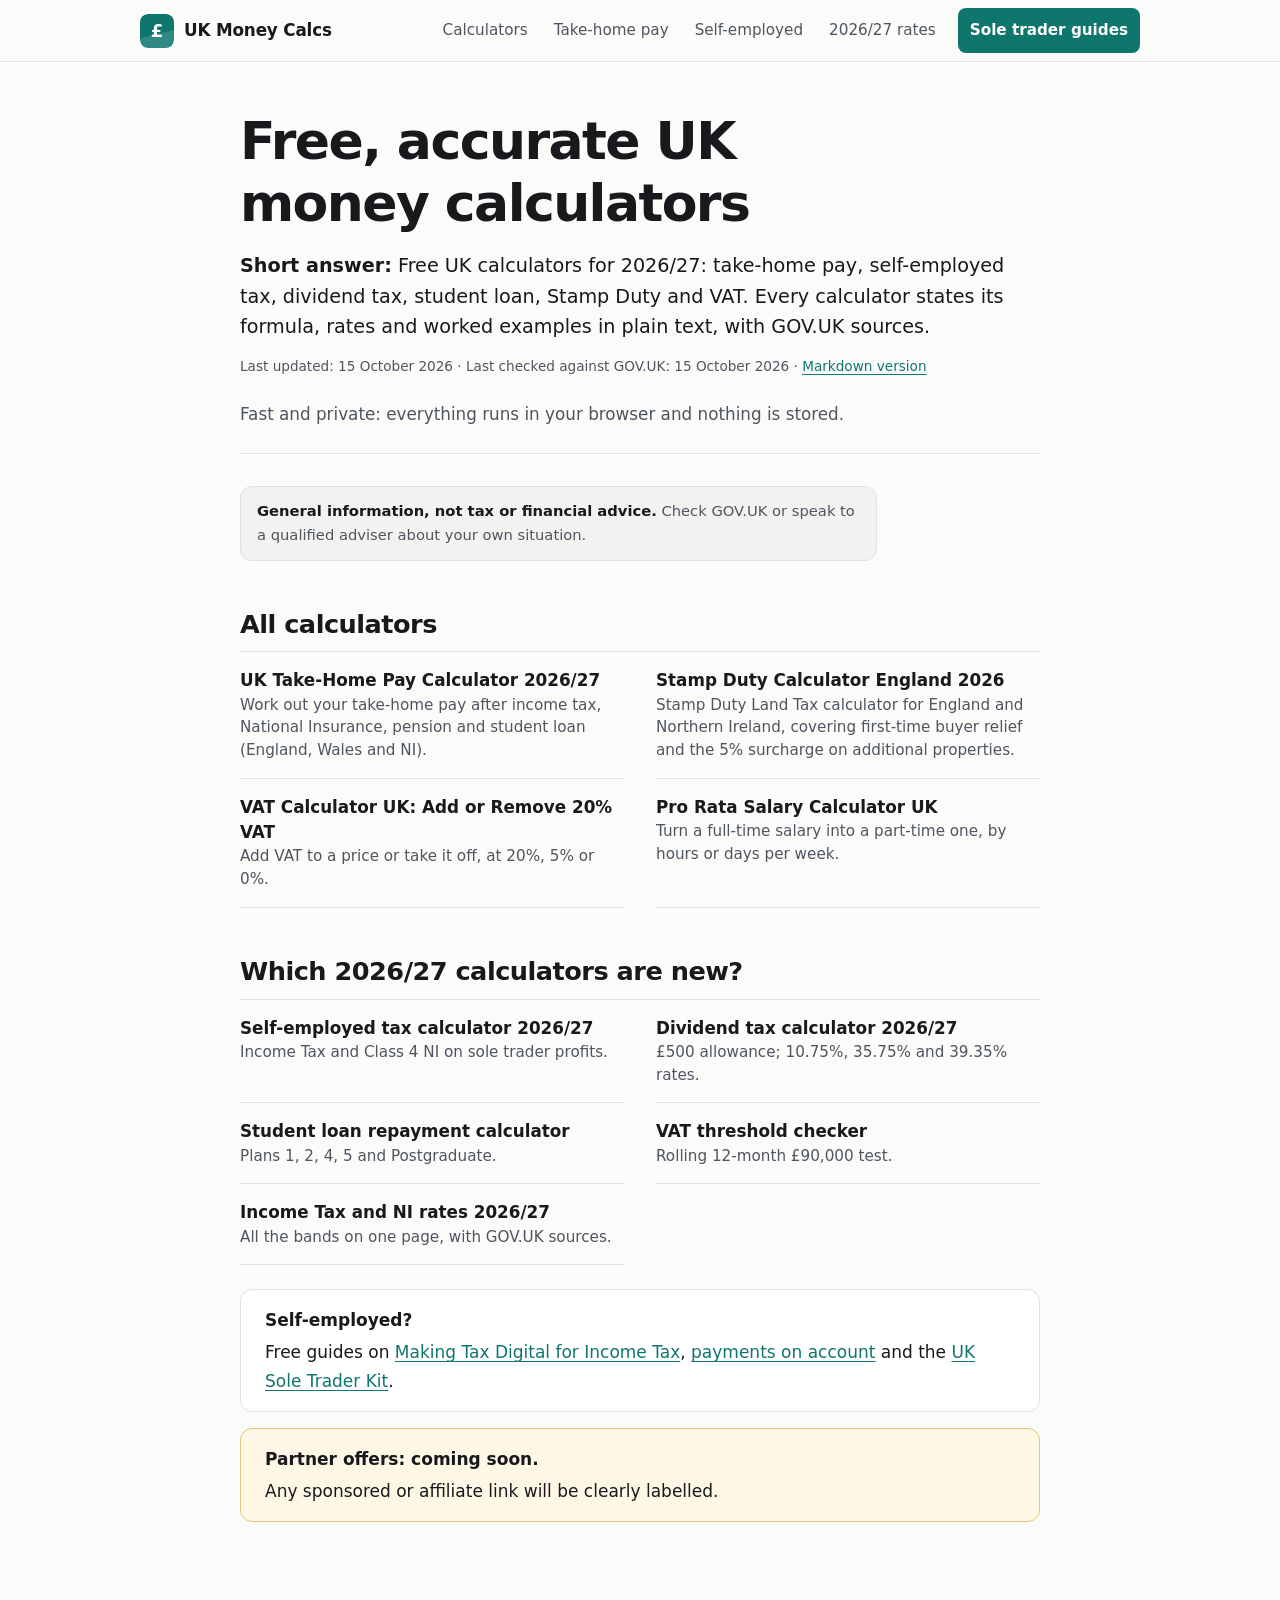
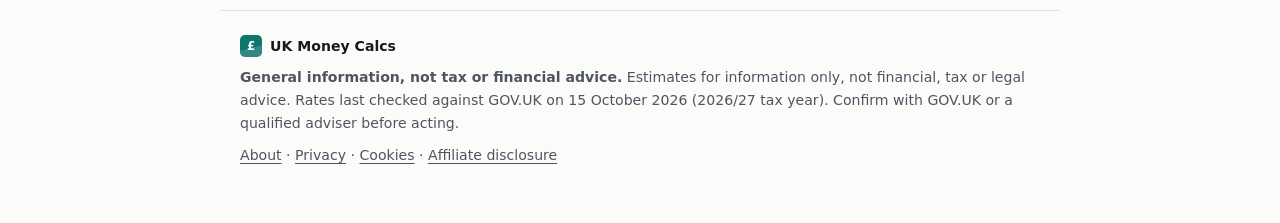
<file: index.html>
<!doctype html><html lang="en-GB"><head><meta charset="utf-8"><meta name="viewport" content="width=device-width,initial-scale=1">
<title>UK Money Calculators: take-home pay, stamp duty, VAT</title><meta name="description" content="Free UK calculators for salary, tax, stamp duty and VAT."><meta name="google-site-verification" content="4ClukxyHFtP7GSHUR0D75dGuQpNh220_u6YMPQ5exTw" /><link rel="stylesheet" href="style.css"><link rel="icon" href="favicon.svg" type="image/svg+xml"><meta name="theme-color" content="#0f766e"><meta name="color-scheme" content="light dark"><link rel="canonical" href="https://calcs.andreiturcea.com/"><link rel="alternate" type="text/markdown" href="index.html.md" title="Markdown version"><meta property="article:modified_time" content="2026-10-15"><script type="application/ld+json">{"@context": "https://schema.org", "@graph": [{"@type": "WebSite", "@id": "https://calcs.andreiturcea.com/#website", "name": "UK Money Calcs", "url": "https://calcs.andreiturcea.com/", "description": "Free UK personal-finance calculators for the 2026/27 tax year (England, Wales and Northern Ireland): take-home pay, self-employed tax, dividend tax, student loan repayments, Stamp Duty Land Tax, VAT and the VAT registration threshold. Each calculator page states its formula, rates and worked examples in plain text, with GOV.UK sources.", "inLanguage": "en-GB", "publisher": {"@id": "https://calcs.andreiturcea.com/#org"}}, {"@type": "Organization", "@id": "https://calcs.andreiturcea.com/#org", "name": "UK Money Calcs", "url": "https://calcs.andreiturcea.com/"}, {"@type": "WebPage", "@id": "https://calcs.andreiturcea.com/#webpage", "url": "https://calcs.andreiturcea.com/", "name": "UK Money Calculators: take-home pay, stamp duty, VAT", "description": "Free UK calculators for salary, tax, stamp duty and VAT.", "inLanguage": "en-GB", "isPartOf": {"@id": "https://calcs.andreiturcea.com/#website"}, "datePublished": "2026-10-15", "dateModified": "2026-10-15", "lastReviewed": "2026-10-15", "breadcrumb": {"@id": "https://calcs.andreiturcea.com/#breadcrumb"}, "encoding": {"@type": "MediaObject", "contentUrl": "https://calcs.andreiturcea.com/index.html.md", "encodingFormat": "text/markdown"}}, {"@type": "BreadcrumbList", "@id": "https://calcs.andreiturcea.com/#breadcrumb", "itemListElement": [{"@type": "ListItem", "position": 1, "name": "UK Money Calcs", "item": "https://calcs.andreiturcea.com/"}]}]}</script></head><body>
<a class="skip" href="#main">Skip to content</a><header class="site-header"><div class="wrap"><a class="brand" href="index.html"><img src="logo.svg" alt="" width="34" height="34"><span>UK Money Calcs</span></a><nav class="site-nav" aria-label="Main"><a href="index.html#calculators">Calculators</a><a href="take-home-pay.html">Take-home pay</a><a href="self-employed-tax-calculator.html">Self-employed</a><a href="income-tax-bands-2026-27.html">2026/27 rates</a><a class="btn-nav" href="https://kit.andreiturcea.com/">Sole trader guides</a></nav></div></header><main id="main"><section class="hero" id="top"><h1>Free, accurate UK money calculators</h1><p id="answer" class="answer"><b>Short answer:</b> Free UK calculators for 2026/27: take-home pay, self-employed tax, dividend tax, student loan, Stamp Duty and VAT. Every calculator states its formula, rates and worked examples in plain text, with GOV.UK sources.</p><p id="last-updated" style="font-size:.85rem;color:#555">Last updated: <time datetime="2026-10-15">15 October 2026</time> · Last checked against GOV.UK: <time datetime="2026-10-15">15 October 2026</time> · <a href="index.html.md">Markdown version</a></p><p>Fast and private: everything runs in your browser and nothing is stored.</p></section><p class="note"><b>General information, not tax or financial advice.</b> Check GOV.UK or speak to a qualified adviser about your own situation.</p><h2 id="calculators">All calculators</h2><div class="grid"><div class=card><a href="take-home-pay.html"><b>UK Take-Home Pay Calculator 2026/27</b></a><br>Work out your take-home pay after income tax, National Insurance, pension and student loan (England, Wales and NI).</div><div class=card><a href="stamp-duty.html"><b>Stamp Duty Calculator England 2026</b></a><br>Stamp Duty Land Tax calculator for England and Northern Ireland, covering first-time buyer relief and the 5% surcharge on additional properties.</div><div class=card><a href="vat.html"><b>VAT Calculator UK: Add or Remove 20% VAT</b></a><br>Add VAT to a price or take it off, at 20%, 5% or 0%.</div><div class=card><a href="pro-rata-salary.html"><b>Pro Rata Salary Calculator UK</b></a><br>Turn a full-time salary into a part-time one, by hours or days per week.</div></div><h2 id="which-2026-27-calculators-are-new">Which 2026/27 calculators are new?</h2><div class="grid"><div class=card><a href="self-employed-tax-calculator.html"><b>Self-employed tax calculator 2026/27</b></a><br>Income Tax and Class 4 NI on sole trader profits.</div><div class=card><a href="dividend-tax-calculator.html"><b>Dividend tax calculator 2026/27</b></a><br>£500 allowance; 10.75%, 35.75% and 39.35% rates.</div><div class=card><a href="student-loan-repayment-calculator.html"><b>Student loan repayment calculator</b></a><br>Plans 1, 2, 4, 5 and Postgraduate.</div><div class=card><a href="vat-threshold-checker.html"><b>VAT threshold checker</b></a><br>Rolling 12-month £90,000 test.</div><div class=card><a href="income-tax-bands-2026-27.html"><b>Income Tax and NI rates 2026/27</b></a><br>All the bands on one page, with GOV.UK sources.</div></div><div class=card><b>Self-employed?</b> Free guides on <a href="https://kit.andreiturcea.com/guide-mtd.html">Making Tax Digital for Income Tax</a>, <a href="https://kit.andreiturcea.com/guide-payments-on-account.html">payments on account</a> and the <a href="https://kit.andreiturcea.com/">UK Sole Trader Kit</a>.</div><div class="card sp"><b>Partner offers: coming soon.</b> Any sponsored or affiliate link will be clearly labelled.</div></main>
<footer><div class="foot-brand"><img src="logo.svg" alt="" width="22" height="22">UK Money Calcs</div><b>General information, not tax or financial advice.</b> Estimates for information only, not financial, tax or legal advice. Rates last checked against GOV.UK on 15 October 2026 (2026/27 tax year). Confirm with GOV.UK or a qualified adviser before acting.<br><a href="about.html">About</a> · <a href="privacy.html">Privacy</a> · <a href="cookies.html">Cookies</a> · <a href="affiliate-disclosure.html">Affiliate disclosure</a></footer></body></html>
</file>
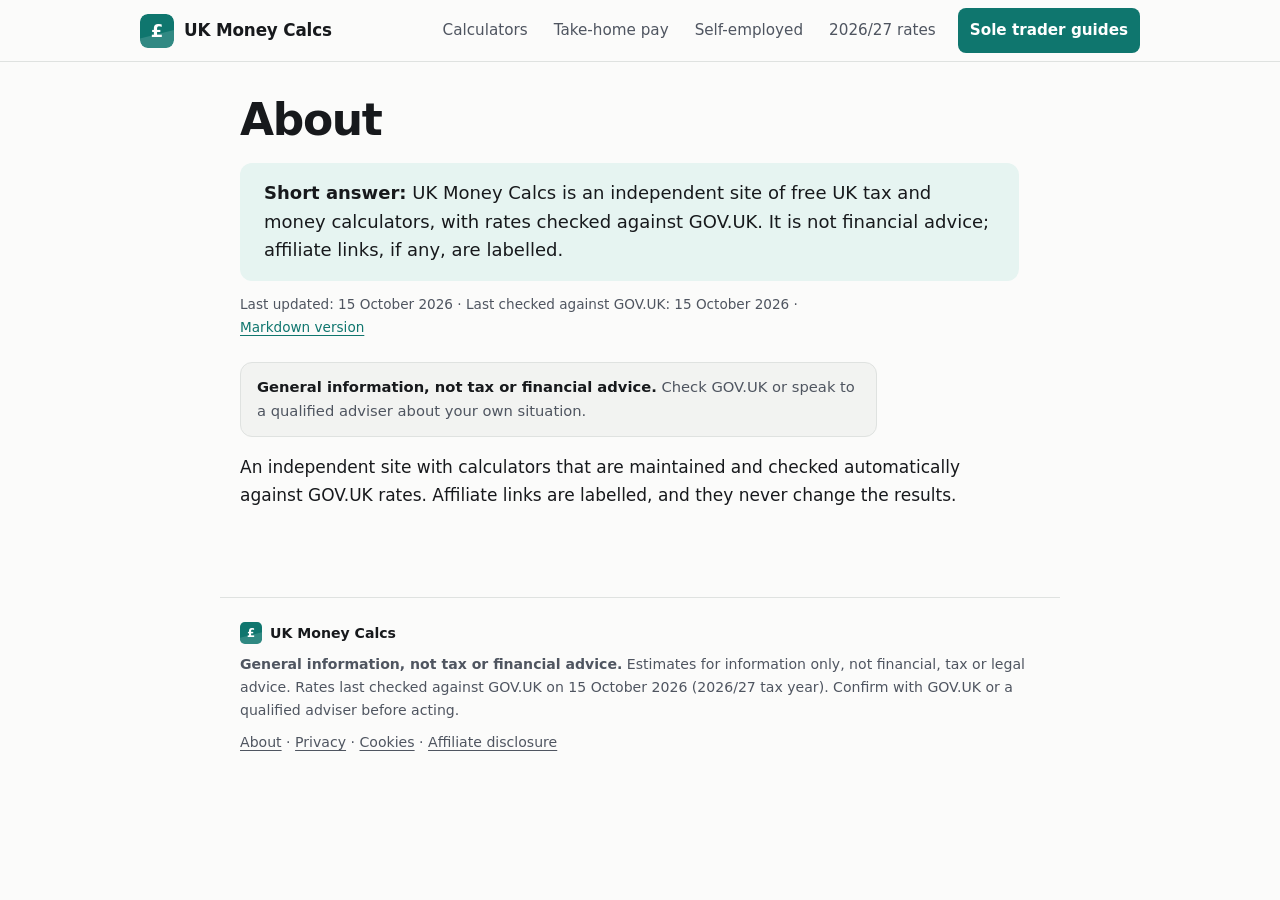
<file: about.html>
<!doctype html><html lang="en-GB"><head><meta charset="utf-8"><meta name="viewport" content="width=device-width,initial-scale=1">
<title>About | UK Money Calcs</title><meta name="description" content="About"><meta name="google-site-verification" content="4ClukxyHFtP7GSHUR0D75dGuQpNh220_u6YMPQ5exTw" /><link rel="stylesheet" href="style.css"><link rel="icon" href="favicon.svg" type="image/svg+xml"><meta name="theme-color" content="#0f766e"><meta name="color-scheme" content="light dark"><link rel="canonical" href="https://calcs.andreiturcea.com/about.html"><link rel="alternate" type="text/markdown" href="about.html.md" title="Markdown version"><meta property="article:modified_time" content="2026-10-15"><script type="application/ld+json">{"@context": "https://schema.org", "@graph": [{"@type": "WebSite", "@id": "https://calcs.andreiturcea.com/#website", "name": "UK Money Calcs", "url": "https://calcs.andreiturcea.com/", "description": "Free UK personal-finance calculators for the 2026/27 tax year (England, Wales and Northern Ireland): take-home pay, self-employed tax, dividend tax, student loan repayments, Stamp Duty Land Tax, VAT and the VAT registration threshold. Each calculator page states its formula, rates and worked examples in plain text, with GOV.UK sources.", "inLanguage": "en-GB", "publisher": {"@id": "https://calcs.andreiturcea.com/#org"}}, {"@type": "Organization", "@id": "https://calcs.andreiturcea.com/#org", "name": "UK Money Calcs", "url": "https://calcs.andreiturcea.com/"}, {"@type": "WebPage", "@id": "https://calcs.andreiturcea.com/about.html#webpage", "url": "https://calcs.andreiturcea.com/about.html", "name": "About | UK Money Calcs", "description": "About", "inLanguage": "en-GB", "isPartOf": {"@id": "https://calcs.andreiturcea.com/#website"}, "datePublished": "2026-10-15", "dateModified": "2026-10-15", "lastReviewed": "2026-10-15", "breadcrumb": {"@id": "https://calcs.andreiturcea.com/about.html#breadcrumb"}, "encoding": {"@type": "MediaObject", "contentUrl": "https://calcs.andreiturcea.com/about.html.md", "encodingFormat": "text/markdown"}}, {"@type": "BreadcrumbList", "@id": "https://calcs.andreiturcea.com/about.html#breadcrumb", "itemListElement": [{"@type": "ListItem", "position": 1, "name": "UK Money Calcs", "item": "https://calcs.andreiturcea.com/"}, {"@type": "ListItem", "position": 2, "name": "About", "item": "https://calcs.andreiturcea.com/about.html"}]}]}</script></head><body>
<a class="skip" href="#main">Skip to content</a><header class="site-header"><div class="wrap"><a class="brand" href="index.html"><img src="logo.svg" alt="" width="34" height="34"><span>UK Money Calcs</span></a><nav class="site-nav" aria-label="Main"><a href="index.html#calculators">Calculators</a><a href="take-home-pay.html">Take-home pay</a><a href="self-employed-tax-calculator.html">Self-employed</a><a href="income-tax-bands-2026-27.html">2026/27 rates</a><a class="btn-nav" href="https://kit.andreiturcea.com/">Sole trader guides</a></nav></div></header><main id="main"><h1>About</h1><p id="answer" class="answer"><b>Short answer:</b> UK Money Calcs is an independent site of free UK tax and money calculators, with rates checked against GOV.UK. It is not financial advice; affiliate links, if any, are labelled.</p><p id="last-updated" style="font-size:.85rem;color:#555">Last updated: <time datetime="2026-10-15">15 October 2026</time> · Last checked against GOV.UK: <time datetime="2026-10-15">15 October 2026</time> · <a href="about.html.md">Markdown version</a></p><p class="note"><b>General information, not tax or financial advice.</b> Check GOV.UK or speak to a qualified adviser about your own situation.</p><p>An independent site with calculators that are maintained and checked automatically against GOV.UK rates. Affiliate links are labelled, and they never change the results. </p></main>
<footer><div class="foot-brand"><img src="logo.svg" alt="" width="22" height="22">UK Money Calcs</div><b>General information, not tax or financial advice.</b> Estimates for information only, not financial, tax or legal advice. Rates last checked against GOV.UK on 15 October 2026 (2026/27 tax year). Confirm with GOV.UK or a qualified adviser before acting.<br><a href="about.html">About</a> · <a href="privacy.html">Privacy</a> · <a href="cookies.html">Cookies</a> · <a href="affiliate-disclosure.html">Affiliate disclosure</a></footer></body></html>
</file>
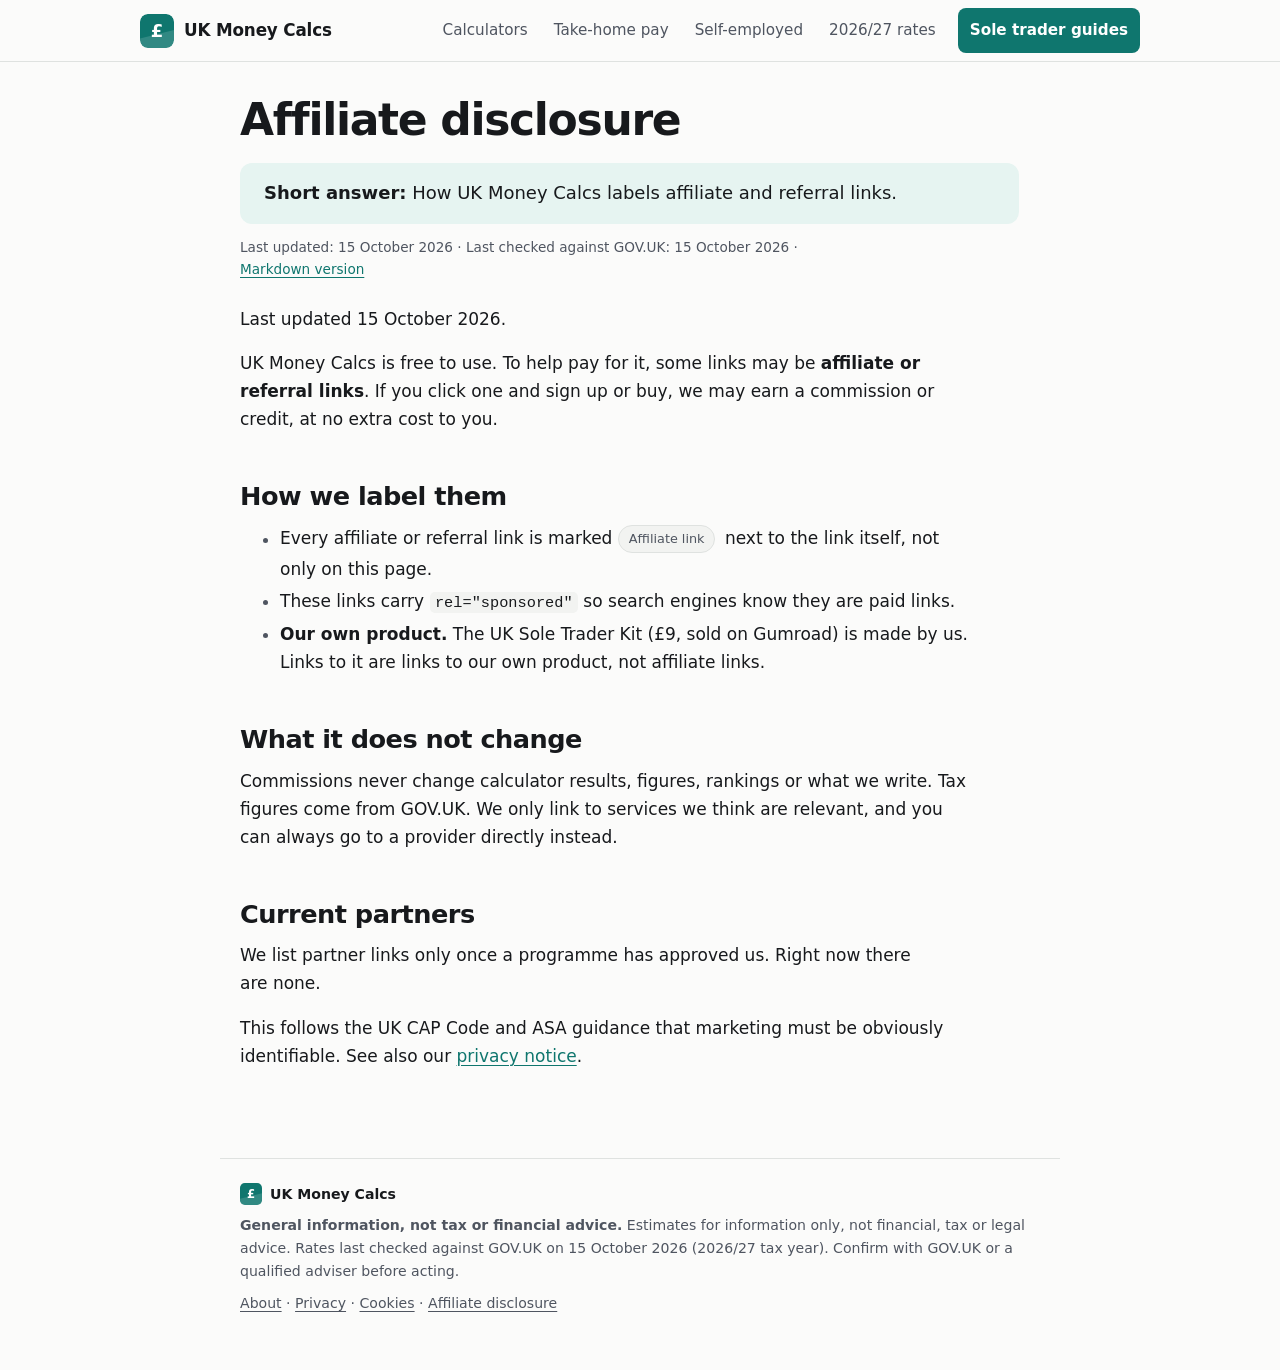
<file: affiliate-disclosure.html>
<!doctype html><html lang="en-GB"><head><meta charset="utf-8"><meta name="viewport" content="width=device-width,initial-scale=1">
<title>Affiliate disclosure | UK Money Calcs</title><meta name="description" content="How UK Money Calcs labels affiliate and referral links."><link rel="canonical" href="https://calcs.andreiturcea.com/affiliate-disclosure.html"><meta name="google-site-verification" content="4ClukxyHFtP7GSHUR0D75dGuQpNh220_u6YMPQ5exTw" /><link rel="stylesheet" href="style.css"><link rel="icon" href="favicon.svg" type="image/svg+xml"><meta name="theme-color" content="#0f766e"><meta name="color-scheme" content="light dark"><link rel="alternate" type="text/markdown" href="affiliate-disclosure.html.md" title="Markdown version"><meta property="article:modified_time" content="2026-10-15"><script type="application/ld+json">{"@context": "https://schema.org", "@graph": [{"@type": "WebSite", "@id": "https://calcs.andreiturcea.com/#website", "name": "UK Money Calcs", "url": "https://calcs.andreiturcea.com/", "description": "Free UK personal-finance calculators for the 2026/27 tax year (England, Wales and Northern Ireland): take-home pay, self-employed tax, dividend tax, student loan repayments, Stamp Duty Land Tax, VAT and the VAT registration threshold. Each calculator page states its formula, rates and worked examples in plain text, with GOV.UK sources.", "inLanguage": "en-GB", "publisher": {"@id": "https://calcs.andreiturcea.com/#org"}}, {"@type": "Organization", "@id": "https://calcs.andreiturcea.com/#org", "name": "UK Money Calcs", "url": "https://calcs.andreiturcea.com/"}, {"@type": "WebPage", "@id": "https://calcs.andreiturcea.com/affiliate-disclosure.html#webpage", "url": "https://calcs.andreiturcea.com/affiliate-disclosure.html", "name": "Affiliate disclosure | UK Money Calcs", "description": "How UK Money Calcs labels affiliate and referral links.", "inLanguage": "en-GB", "isPartOf": {"@id": "https://calcs.andreiturcea.com/#website"}, "datePublished": "2026-10-15", "dateModified": "2026-10-15", "lastReviewed": "2026-10-15", "breadcrumb": {"@id": "https://calcs.andreiturcea.com/affiliate-disclosure.html#breadcrumb"}, "encoding": {"@type": "MediaObject", "contentUrl": "https://calcs.andreiturcea.com/affiliate-disclosure.html.md", "encodingFormat": "text/markdown"}}, {"@type": "BreadcrumbList", "@id": "https://calcs.andreiturcea.com/affiliate-disclosure.html#breadcrumb", "itemListElement": [{"@type": "ListItem", "position": 1, "name": "UK Money Calcs", "item": "https://calcs.andreiturcea.com/"}, {"@type": "ListItem", "position": 2, "name": "Affiliate disclosure", "item": "https://calcs.andreiturcea.com/affiliate-disclosure.html"}]}, {"@type": "WebApplication", "@id": "https://calcs.andreiturcea.com/affiliate-disclosure.html#app", "name": "Affiliate disclosure", "url": "https://calcs.andreiturcea.com/affiliate-disclosure.html", "description": "How UK Money Calcs labels affiliate and referral links.", "applicationCategory": "FinanceApplication", "operatingSystem": "Any (runs in a web browser)", "browserRequirements": "Requires JavaScript", "isAccessibleForFree": true, "offers": {"@type": "Offer", "price": "0", "priceCurrency": "GBP"}, "publisher": {"@id": "https://calcs.andreiturcea.com/#org"}, "dateModified": "2026-10-15"}]}</script></head><body>
<a class="skip" href="#main">Skip to content</a><header class="site-header"><div class="wrap"><a class="brand" href="index.html"><img src="logo.svg" alt="" width="34" height="34"><span>UK Money Calcs</span></a><nav class="site-nav" aria-label="Main"><a href="index.html#calculators">Calculators</a><a href="take-home-pay.html">Take-home pay</a><a href="self-employed-tax-calculator.html">Self-employed</a><a href="income-tax-bands-2026-27.html">2026/27 rates</a><a class="btn-nav" href="https://kit.andreiturcea.com/">Sole trader guides</a></nav></div></header><main id="main"><h1>Affiliate disclosure</h1><p id="answer" class="answer"><b>Short answer:</b> How UK Money Calcs labels affiliate and referral links.</p><p id="last-updated" style="font-size:.85rem;color:#555">Last updated: <time datetime="2026-10-15">15 October 2026</time> · Last checked against GOV.UK: <time datetime="2026-10-15">15 October 2026</time> · <a href="affiliate-disclosure.html.md">Markdown version</a></p><p>Last updated 15 October 2026.</p>
<p>UK Money Calcs is free to use. To help pay for it, some links may be <b>affiliate or referral links</b>. If you click one and sign up or buy, we may earn a commission or credit, at no extra cost to you.</p>
<h2 id="how-we-label-them">How we label them</h2><ul><li>Every affiliate or referral link is marked <span class=tag>Affiliate link</span> next to the link itself, not only on this page.</li>
<li>These links carry <code>rel="sponsored"</code> so search engines know they are paid links.</li><li><b>Our own product.</b> The UK Sole Trader Kit (£9, sold on Gumroad) is made by us. Links to it are links to our own product, not affiliate links.</li></ul>
<h2 id="what-it-does-not-change">What it does not change</h2><p>Commissions never change calculator results, figures, rankings or what we write. Tax figures come from GOV.UK. We only link to services we think are relevant, and you can always go to a provider directly instead.</p>
<h2 id="current-partners">Current partners</h2><p>We list partner links only once a programme has approved us. Right now there are none.</p>
<p>This follows the UK CAP Code and ASA guidance that marketing must be obviously identifiable. See also our <a href="privacy.html">privacy notice</a>.</p></main>
<footer><div class="foot-brand"><img src="logo.svg" alt="" width="22" height="22">UK Money Calcs</div><b>General information, not tax or financial advice.</b> Estimates for information only, not financial, tax or legal advice. Rates last checked against GOV.UK on 15 October 2026 (2026/27 tax year). Confirm with GOV.UK or a qualified adviser before acting.<br><a href="about.html">About</a> · <a href="privacy.html">Privacy</a> · <a href="cookies.html">Cookies</a> · <a href="affiliate-disclosure.html">Affiliate disclosure</a></footer></body></html>
</file>
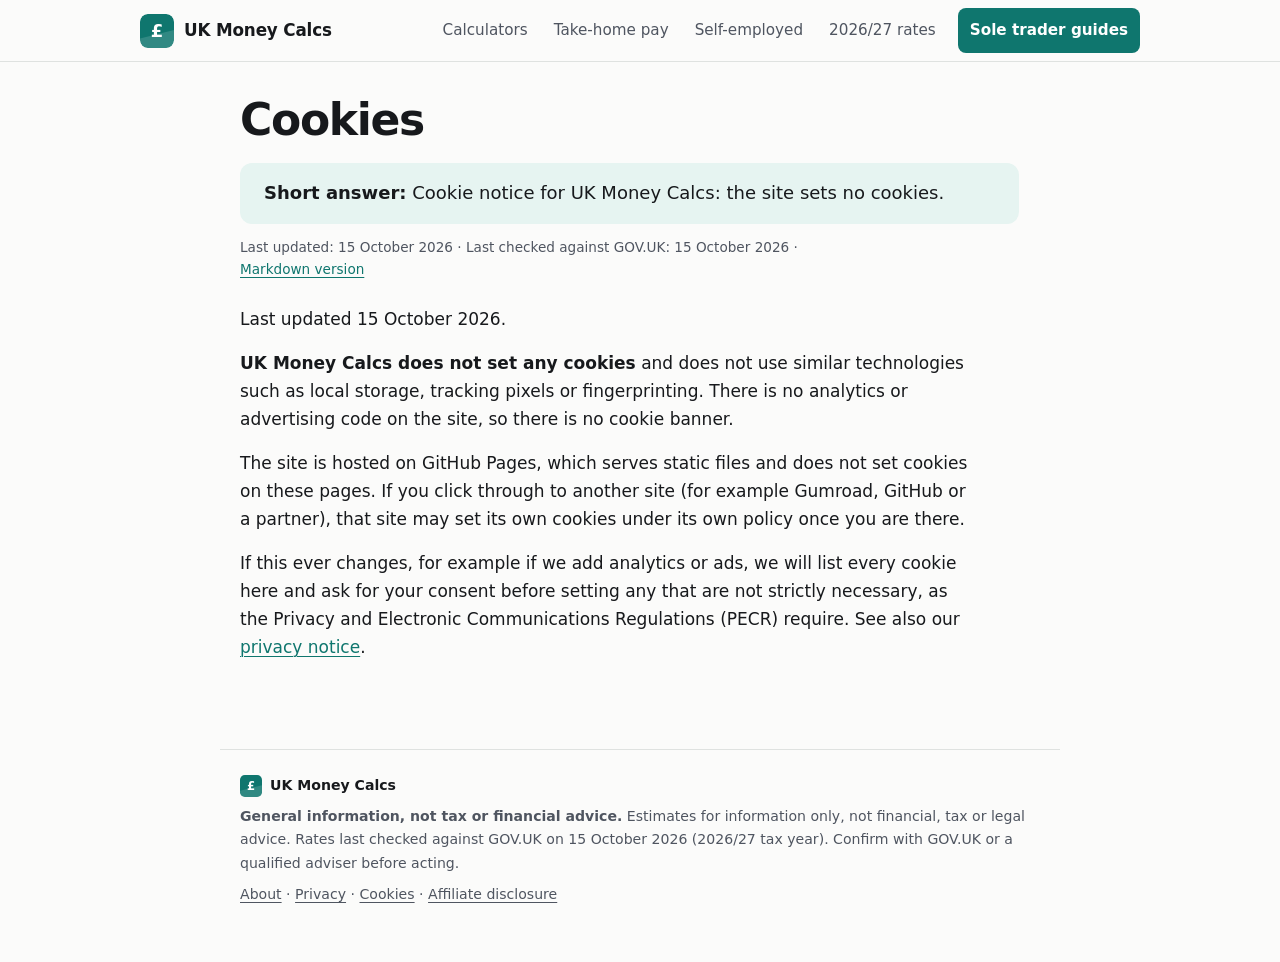
<file: cookies.html>
<!doctype html><html lang="en-GB"><head><meta charset="utf-8"><meta name="viewport" content="width=device-width,initial-scale=1">
<title>Cookies | UK Money Calcs</title><meta name="description" content="Cookie notice for UK Money Calcs: the site sets no cookies."><link rel="canonical" href="https://calcs.andreiturcea.com/cookies.html"><meta name="google-site-verification" content="4ClukxyHFtP7GSHUR0D75dGuQpNh220_u6YMPQ5exTw" /><link rel="stylesheet" href="style.css"><link rel="icon" href="favicon.svg" type="image/svg+xml"><meta name="theme-color" content="#0f766e"><meta name="color-scheme" content="light dark"><link rel="alternate" type="text/markdown" href="cookies.html.md" title="Markdown version"><meta property="article:modified_time" content="2026-10-15"><script type="application/ld+json">{"@context": "https://schema.org", "@graph": [{"@type": "WebSite", "@id": "https://calcs.andreiturcea.com/#website", "name": "UK Money Calcs", "url": "https://calcs.andreiturcea.com/", "description": "Free UK personal-finance calculators for the 2026/27 tax year (England, Wales and Northern Ireland): take-home pay, self-employed tax, dividend tax, student loan repayments, Stamp Duty Land Tax, VAT and the VAT registration threshold. Each calculator page states its formula, rates and worked examples in plain text, with GOV.UK sources.", "inLanguage": "en-GB", "publisher": {"@id": "https://calcs.andreiturcea.com/#org"}}, {"@type": "Organization", "@id": "https://calcs.andreiturcea.com/#org", "name": "UK Money Calcs", "url": "https://calcs.andreiturcea.com/"}, {"@type": "WebPage", "@id": "https://calcs.andreiturcea.com/cookies.html#webpage", "url": "https://calcs.andreiturcea.com/cookies.html", "name": "Cookies | UK Money Calcs", "description": "Cookie notice for UK Money Calcs: the site sets no cookies.", "inLanguage": "en-GB", "isPartOf": {"@id": "https://calcs.andreiturcea.com/#website"}, "datePublished": "2026-10-15", "dateModified": "2026-10-15", "lastReviewed": "2026-10-15", "breadcrumb": {"@id": "https://calcs.andreiturcea.com/cookies.html#breadcrumb"}, "encoding": {"@type": "MediaObject", "contentUrl": "https://calcs.andreiturcea.com/cookies.html.md", "encodingFormat": "text/markdown"}}, {"@type": "BreadcrumbList", "@id": "https://calcs.andreiturcea.com/cookies.html#breadcrumb", "itemListElement": [{"@type": "ListItem", "position": 1, "name": "UK Money Calcs", "item": "https://calcs.andreiturcea.com/"}, {"@type": "ListItem", "position": 2, "name": "Cookies", "item": "https://calcs.andreiturcea.com/cookies.html"}]}, {"@type": "WebApplication", "@id": "https://calcs.andreiturcea.com/cookies.html#app", "name": "Cookies", "url": "https://calcs.andreiturcea.com/cookies.html", "description": "Cookie notice for UK Money Calcs: the site sets no cookies.", "applicationCategory": "FinanceApplication", "operatingSystem": "Any (runs in a web browser)", "browserRequirements": "Requires JavaScript", "isAccessibleForFree": true, "offers": {"@type": "Offer", "price": "0", "priceCurrency": "GBP"}, "publisher": {"@id": "https://calcs.andreiturcea.com/#org"}, "dateModified": "2026-10-15"}]}</script></head><body>
<a class="skip" href="#main">Skip to content</a><header class="site-header"><div class="wrap"><a class="brand" href="index.html"><img src="logo.svg" alt="" width="34" height="34"><span>UK Money Calcs</span></a><nav class="site-nav" aria-label="Main"><a href="index.html#calculators">Calculators</a><a href="take-home-pay.html">Take-home pay</a><a href="self-employed-tax-calculator.html">Self-employed</a><a href="income-tax-bands-2026-27.html">2026/27 rates</a><a class="btn-nav" href="https://kit.andreiturcea.com/">Sole trader guides</a></nav></div></header><main id="main"><h1>Cookies</h1><p id="answer" class="answer"><b>Short answer:</b> Cookie notice for UK Money Calcs: the site sets no cookies.</p><p id="last-updated" style="font-size:.85rem;color:#555">Last updated: <time datetime="2026-10-15">15 October 2026</time> · Last checked against GOV.UK: <time datetime="2026-10-15">15 October 2026</time> · <a href="cookies.html.md">Markdown version</a></p><p>Last updated 15 October 2026.</p>
<p><b>UK Money Calcs does not set any cookies</b> and does not use similar technologies such as local storage, tracking pixels or fingerprinting. There is no analytics or advertising code on the site, so there is no cookie banner.</p>
<p>The site is hosted on GitHub Pages, which serves static files and does not set cookies on these pages. If you click through to another site (for example Gumroad, GitHub or a partner), that site may set its own cookies under its own policy once you are there.</p>
<p>If this ever changes, for example if we add analytics or ads, we will list every cookie here and ask for your consent before setting any that are not strictly necessary, as the Privacy and Electronic Communications Regulations (PECR) require. See also our <a href="privacy.html">privacy notice</a>.</p></main>
<footer><div class="foot-brand"><img src="logo.svg" alt="" width="22" height="22">UK Money Calcs</div><b>General information, not tax or financial advice.</b> Estimates for information only, not financial, tax or legal advice. Rates last checked against GOV.UK on 15 October 2026 (2026/27 tax year). Confirm with GOV.UK or a qualified adviser before acting.<br><a href="about.html">About</a> · <a href="privacy.html">Privacy</a> · <a href="cookies.html">Cookies</a> · <a href="affiliate-disclosure.html">Affiliate disclosure</a></footer></body></html>
</file>
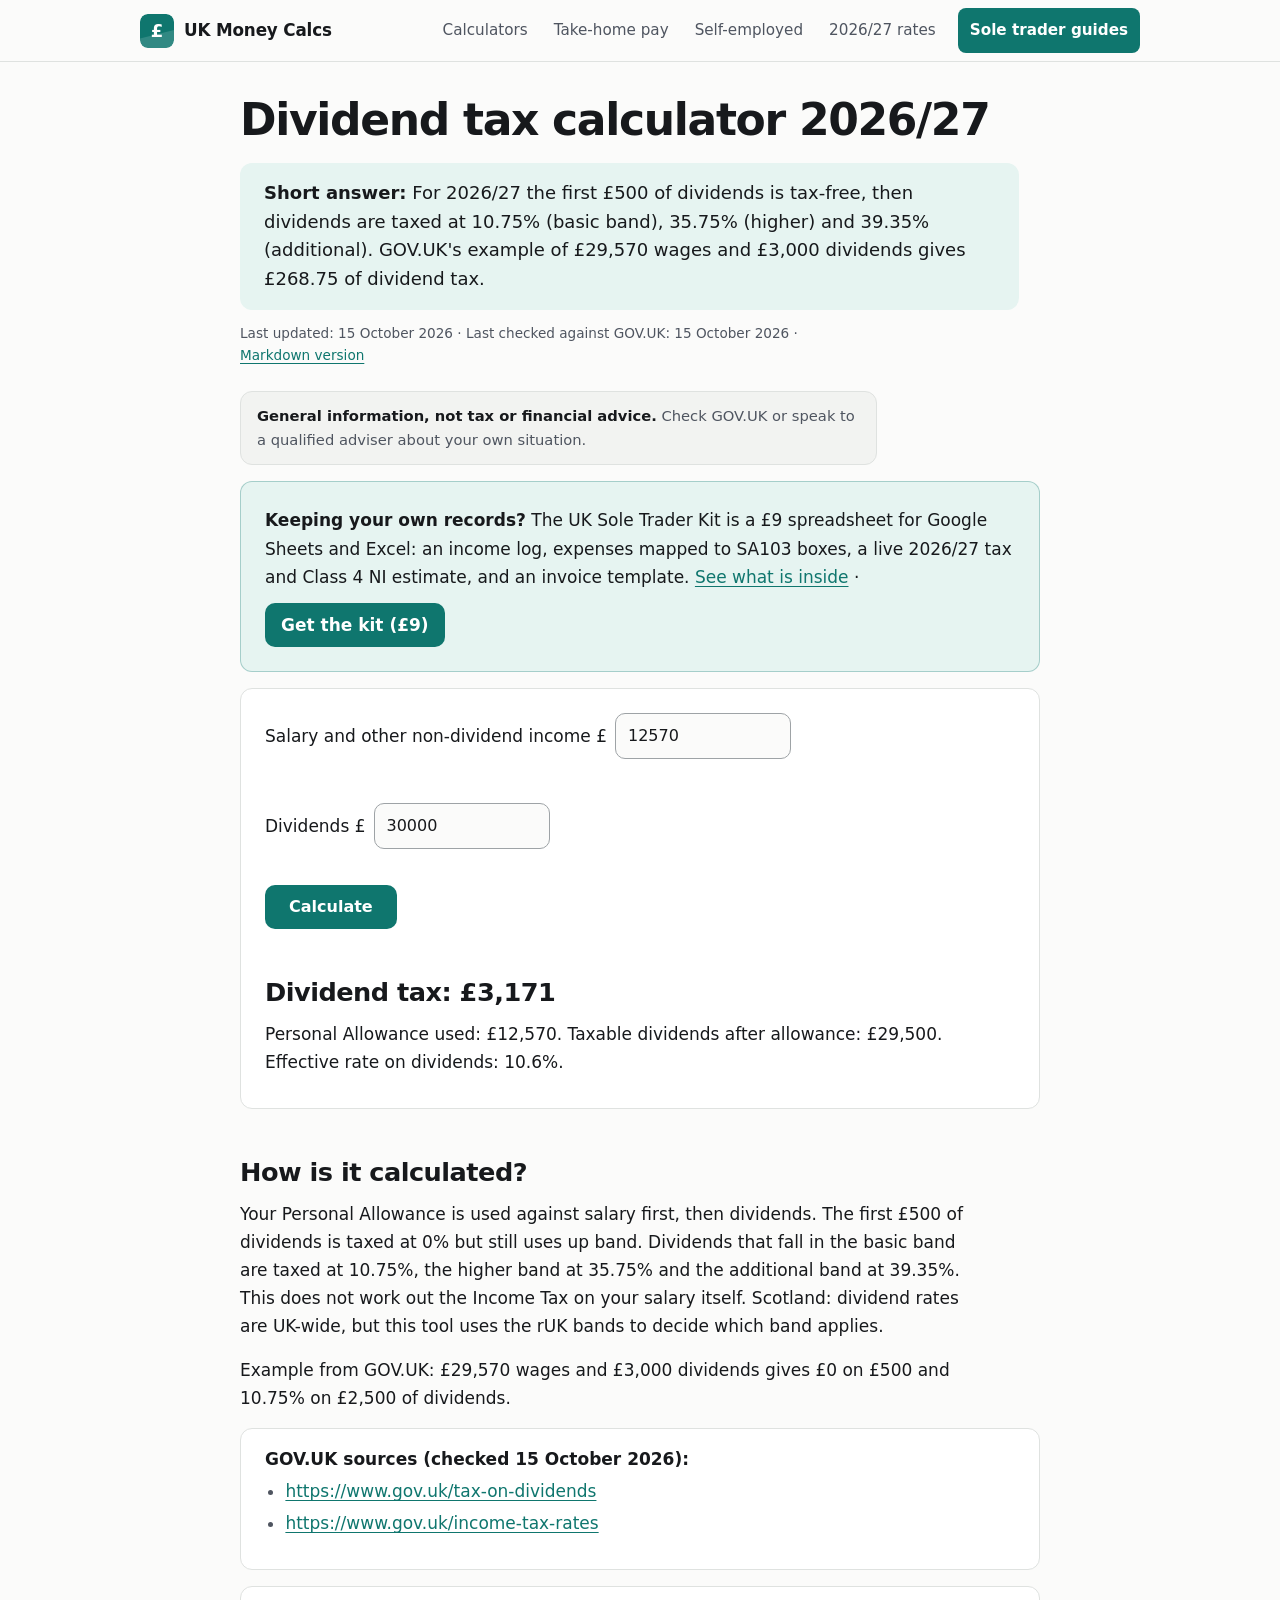
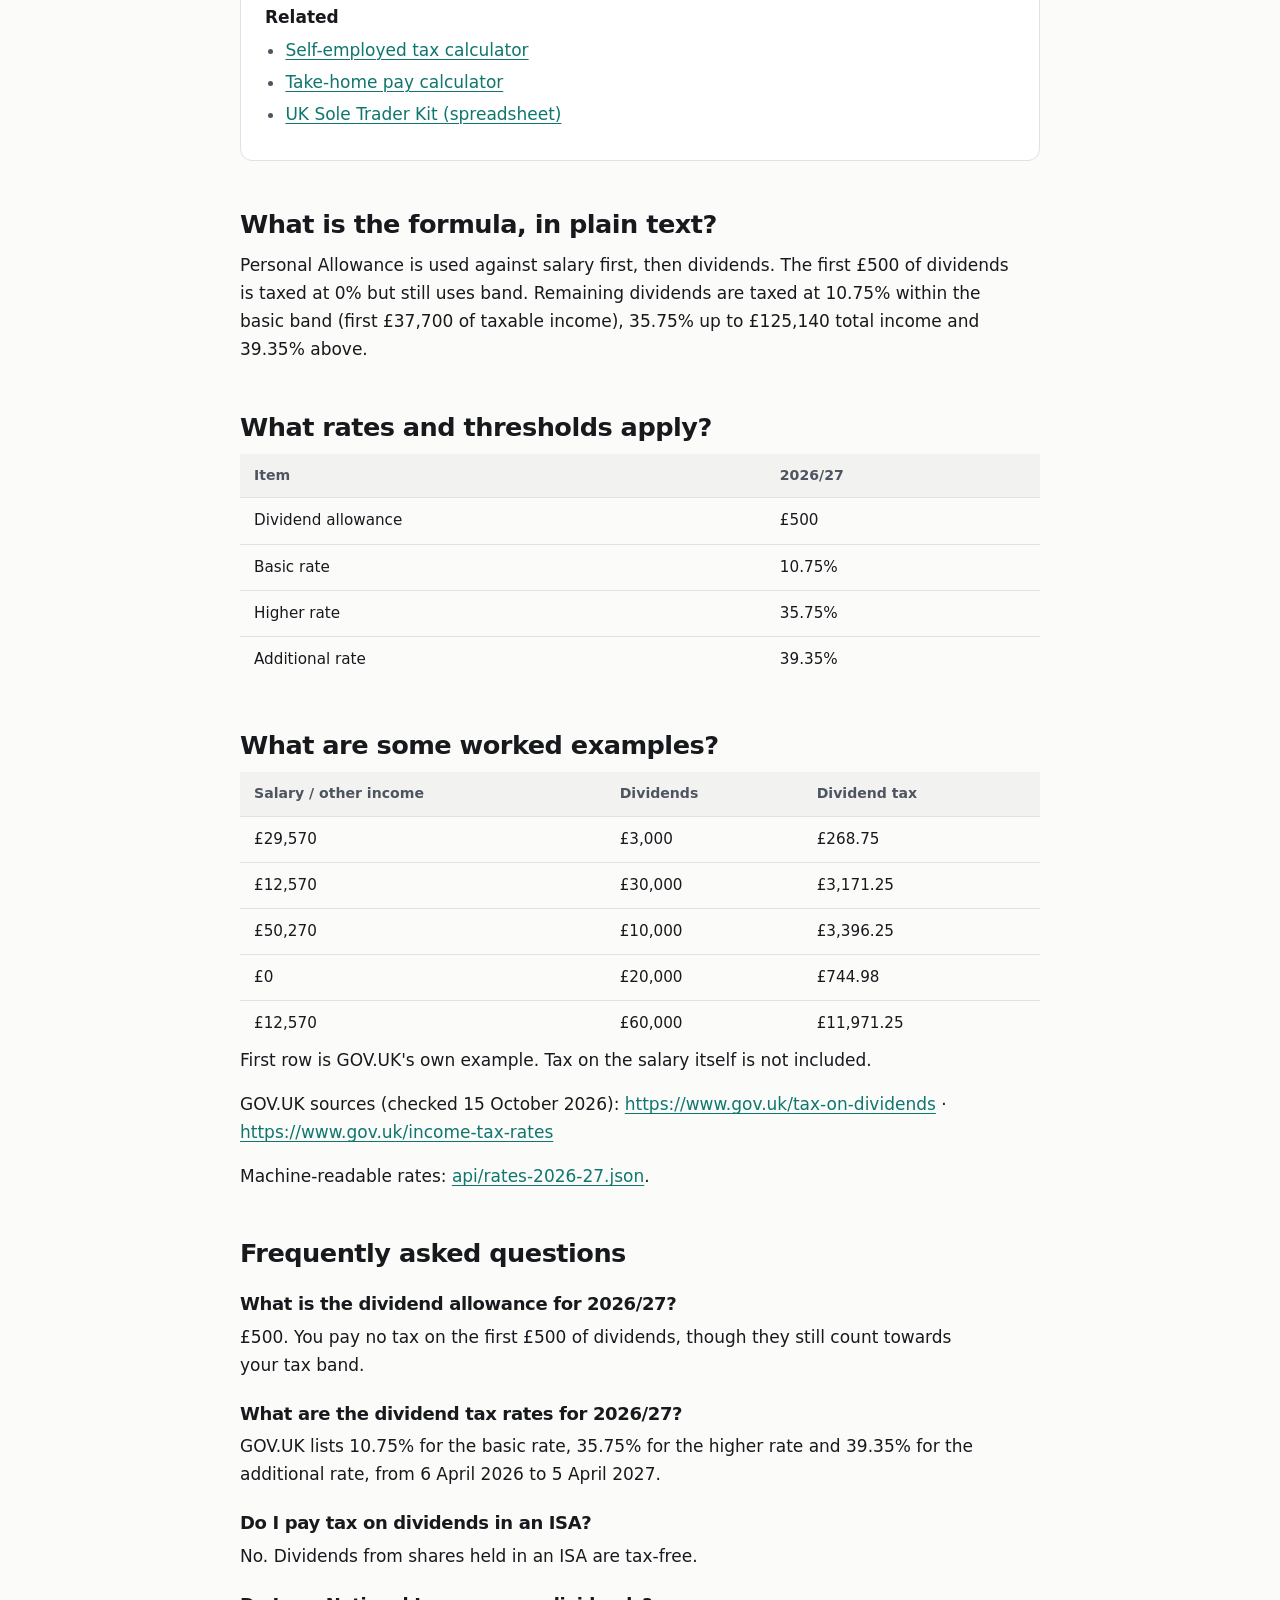
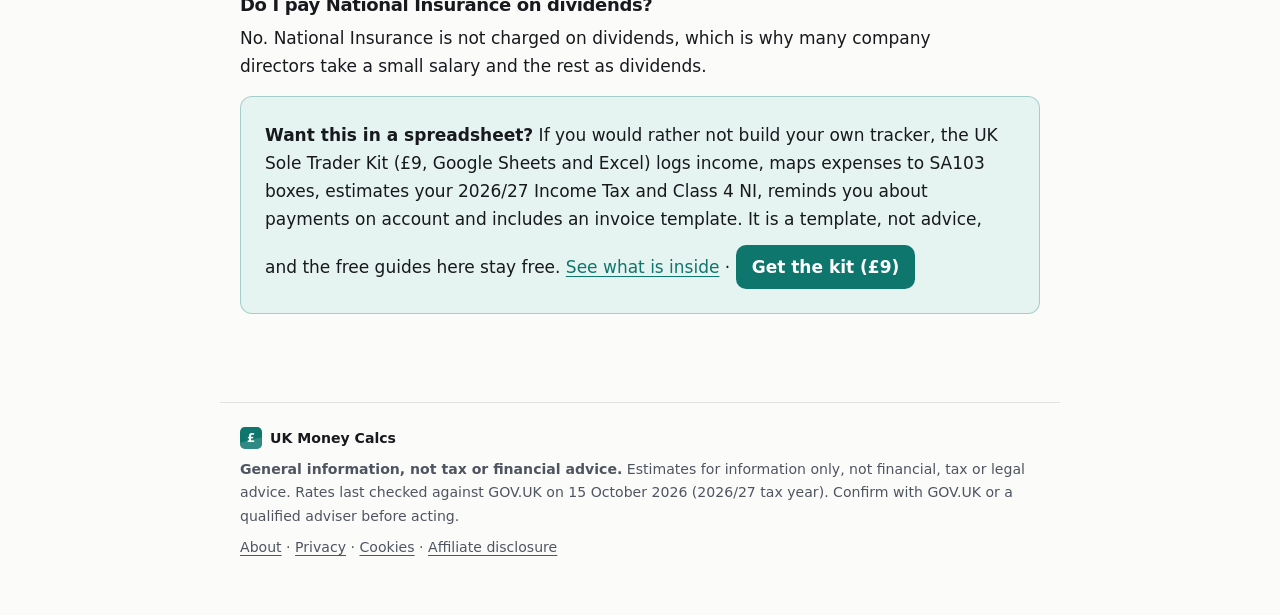
<file: dividend-tax-calculator.html>
<!doctype html><html lang="en-GB"><head><meta charset="utf-8"><meta name="viewport" content="width=device-width,initial-scale=1">
<title>Dividend Tax Calculator 2026/27 UK | UK Money Calcs</title><meta name="description" content="Work out tax on dividends for 2026/27 using the £500 allowance and the 10.75%, 35.75% and 39.35% rates."><link rel="canonical" href="https://calcs.andreiturcea.com/dividend-tax-calculator.html"><meta name="google-site-verification" content="4ClukxyHFtP7GSHUR0D75dGuQpNh220_u6YMPQ5exTw" /><link rel="stylesheet" href="style.css"><script type="application/ld+json">{"@context": "https://schema.org", "@type": "FAQPage", "mainEntity": [{"@type": "Question", "name": "What is the dividend allowance for 2026/27?", "acceptedAnswer": {"@type": "Answer", "text": "£500. You pay no tax on the first £500 of dividends, though they still count towards your tax band."}}, {"@type": "Question", "name": "What are the dividend tax rates for 2026/27?", "acceptedAnswer": {"@type": "Answer", "text": "GOV.UK lists 10.75% for the basic rate, 35.75% for the higher rate and 39.35% for the additional rate, from 6 April 2026 to 5 April 2027."}}, {"@type": "Question", "name": "Do I pay tax on dividends in an ISA?", "acceptedAnswer": {"@type": "Answer", "text": "No. Dividends from shares held in an ISA are tax-free."}}, {"@type": "Question", "name": "Do I pay National Insurance on dividends?", "acceptedAnswer": {"@type": "Answer", "text": "No. National Insurance is not charged on dividends, which is why many company directors take a small salary and the rest as dividends."}}]}</script><link rel="icon" href="favicon.svg" type="image/svg+xml"><meta name="theme-color" content="#0f766e"><meta name="color-scheme" content="light dark"><link rel="alternate" type="text/markdown" href="dividend-tax-calculator.html.md" title="Markdown version"><meta property="article:modified_time" content="2026-10-15"><script type="application/ld+json">{"@context": "https://schema.org", "@graph": [{"@type": "WebSite", "@id": "https://calcs.andreiturcea.com/#website", "name": "UK Money Calcs", "url": "https://calcs.andreiturcea.com/", "description": "Free UK personal-finance calculators for the 2026/27 tax year (England, Wales and Northern Ireland): take-home pay, self-employed tax, dividend tax, student loan repayments, Stamp Duty Land Tax, VAT and the VAT registration threshold. Each calculator page states its formula, rates and worked examples in plain text, with GOV.UK sources.", "inLanguage": "en-GB", "publisher": {"@id": "https://calcs.andreiturcea.com/#org"}}, {"@type": "Organization", "@id": "https://calcs.andreiturcea.com/#org", "name": "UK Money Calcs", "url": "https://calcs.andreiturcea.com/"}, {"@type": "WebPage", "@id": "https://calcs.andreiturcea.com/dividend-tax-calculator.html#webpage", "url": "https://calcs.andreiturcea.com/dividend-tax-calculator.html", "name": "Dividend Tax Calculator 2026/27 UK | UK Money Calcs", "description": "Work out tax on dividends for 2026/27 using the £500 allowance and the 10.75%, 35.75% and 39.35% rates.", "inLanguage": "en-GB", "isPartOf": {"@id": "https://calcs.andreiturcea.com/#website"}, "datePublished": "2026-10-15", "dateModified": "2026-10-15", "lastReviewed": "2026-10-15", "breadcrumb": {"@id": "https://calcs.andreiturcea.com/dividend-tax-calculator.html#breadcrumb"}, "encoding": {"@type": "MediaObject", "contentUrl": "https://calcs.andreiturcea.com/dividend-tax-calculator.html.md", "encodingFormat": "text/markdown"}}, {"@type": "BreadcrumbList", "@id": "https://calcs.andreiturcea.com/dividend-tax-calculator.html#breadcrumb", "itemListElement": [{"@type": "ListItem", "position": 1, "name": "UK Money Calcs", "item": "https://calcs.andreiturcea.com/"}, {"@type": "ListItem", "position": 2, "name": "Dividend tax calculator 2026/27", "item": "https://calcs.andreiturcea.com/dividend-tax-calculator.html"}]}, {"@type": "WebApplication", "@id": "https://calcs.andreiturcea.com/dividend-tax-calculator.html#app", "name": "Dividend tax calculator 2026/27", "url": "https://calcs.andreiturcea.com/dividend-tax-calculator.html", "description": "Work out tax on dividends for 2026/27 using the £500 allowance and the 10.75%, 35.75% and 39.35% rates.", "applicationCategory": "FinanceApplication", "operatingSystem": "Any (runs in a web browser)", "browserRequirements": "Requires JavaScript", "isAccessibleForFree": true, "offers": {"@type": "Offer", "price": "0", "priceCurrency": "GBP"}, "publisher": {"@id": "https://calcs.andreiturcea.com/#org"}, "dateModified": "2026-10-15"}]}</script></head><body>
<a class="skip" href="#main">Skip to content</a><header class="site-header"><div class="wrap"><a class="brand" href="index.html"><img src="logo.svg" alt="" width="34" height="34"><span>UK Money Calcs</span></a><nav class="site-nav" aria-label="Main"><a href="index.html#calculators">Calculators</a><a href="take-home-pay.html">Take-home pay</a><a href="self-employed-tax-calculator.html">Self-employed</a><a href="income-tax-bands-2026-27.html">2026/27 rates</a><a class="btn-nav" href="https://kit.andreiturcea.com/">Sole trader guides</a></nav></div></header><main id="main">
<h1>Dividend tax calculator 2026/27</h1><p id="answer" class="answer"><b>Short answer:</b> For 2026/27 the first £500 of dividends is tax-free, then dividends are taxed at 10.75% (basic band), 35.75% (higher) and 39.35% (additional). GOV.UK&#x27;s example of £29,570 wages and £3,000 dividends gives £268.75 of dividend tax.</p><p id="last-updated" style="font-size:.85rem;color:#555">Last updated: <time datetime="2026-10-15">15 October 2026</time> · Last checked against GOV.UK: <time datetime="2026-10-15">15 October 2026</time> · <a href="dividend-tax-calculator.html.md">Markdown version</a></p><p class="note"><b>General information, not tax or financial advice.</b> Check GOV.UK or speak to a qualified adviser about your own situation.</p><div class="card sp kit-cta" id="kit-top"><b>Keeping your own records?</b> The UK Sole Trader Kit is a £9 spreadsheet for Google Sheets and Excel: an income log, expenses mapped to SA103 boxes, a live 2026/27 tax and Class 4 NI estimate, and an invoice template. <a href="https://kit.andreiturcea.com/">See what is inside</a> · <a href="https://turceapaul.gumroad.com/l/bmykeg">Get the kit (£9)</a></div><div class=card>
<label>Salary and other non-dividend income £ <input id=s type=number value=12570></label><br><br><label>Dividends £ <input id=dv type=number value=30000></label><br><br><button onclick=c()>Calculate</button><div id=o aria-live="polite"></div></div>
<script>function tx(t){let pa=12570;if(t>100000)pa=Math.max(0,pa-(t-100000)/2);let x=Math.max(0,t-pa),b=Math.min(x,37700),a=Math.max(0,t-125140),h=Math.max(0,x-b-a);return [b*.2+h*.4+a*.45,pa]}function V(i){return +document.getElementById(i).value}function F(n){return '£'+Math.round(n).toLocaleString('en-GB')}
function c(){let s=V('s'),dv=V('dv'),pa=tx(s+dv)[1],nt=Math.max(0,s-pa),dt=Math.max(0,dv-Math.max(0,pa-s)),bb=37700,ab=125140-pa,pos=nt,t=0,rem=dt;
let al=Math.min(500,rem);pos+=al;rem-=al;
let seg=(cap,r)=>{let x=Math.max(0,Math.min(rem,cap-pos));t+=x*r;pos+=x;rem-=x};seg(bb,.1075);seg(Math.max(bb,ab),.3575);seg(1e12,.3935);
o.innerHTML=`<h2>Dividend tax: ${F(t)}</h2><p>Personal Allowance used: ${F(pa)}. Taxable dividends after allowance: ${F(Math.max(0,dt-500))}. Effective rate on dividends: ${dv?(t/dv*100).toFixed(1):0}%.</p>`}c()</script>
<h2 id="how-is-it-calculated">How is it calculated?</h2><p>Your Personal Allowance is used against salary first, then dividends. The first £500 of dividends is taxed at 0% but still uses up band. Dividends that fall in the basic band are taxed at 10.75%, the higher band at 35.75% and the additional band at 39.35%. This does not work out the Income Tax on your salary itself. Scotland: dividend rates are UK-wide, but this tool uses the rUK bands to decide which band applies.</p>
<p>Example from GOV.UK: £29,570 wages and £3,000 dividends gives £0 on £500 and 10.75% on £2,500 of dividends.</p>
<div class=card><b>GOV.UK sources (checked 15 October 2026):</b><ul><li><a href="https://www.gov.uk/tax-on-dividends" rel="nofollow">https://www.gov.uk/tax-on-dividends</a></li><li><a href="https://www.gov.uk/income-tax-rates" rel="nofollow">https://www.gov.uk/income-tax-rates</a></li></ul></div><div class=card><b>Related</b><ul><li><a href="self-employed-tax-calculator.html">Self-employed tax calculator</a></li><li><a href="take-home-pay.html">Take-home pay calculator</a></li><li><a href="https://kit.andreiturcea.com/">UK Sole Trader Kit (spreadsheet)</a></li></ul></div><section id="formula-and-rates"><h2 id="how-is-it-calculated-plain-text">What is the formula, in plain text?</h2><p>Personal Allowance is used against salary first, then dividends. The first £500 of dividends is taxed at 0% but still uses band. Remaining dividends are taxed at 10.75% within the basic band (first £37,700 of taxable income), 35.75% up to £125,140 total income and 39.35% above.</p><h2 id="rates-and-thresholds">What rates and thresholds apply?</h2><table><tr><th>Item</th><th>2026/27</th></tr><tr><td>Dividend allowance</td><td>£500</td></tr><tr><td>Basic rate</td><td>10.75%</td></tr><tr><td>Higher rate</td><td>35.75%</td></tr><tr><td>Additional rate</td><td>39.35%</td></tr></table><h2 id="worked-examples">What are some worked examples?</h2><table><tr><th>Salary / other income</th><th>Dividends</th><th>Dividend tax</th></tr><tr><td>£29,570</td><td>£3,000</td><td>£268.75</td></tr><tr><td>£12,570</td><td>£30,000</td><td>£3,171.25</td></tr><tr><td>£50,270</td><td>£10,000</td><td>£3,396.25</td></tr><tr><td>£0</td><td>£20,000</td><td>£744.98</td></tr><tr><td>£12,570</td><td>£60,000</td><td>£11,971.25</td></tr></table><p>First row is GOV.UK's own example. Tax on the salary itself is not included.</p><p>GOV.UK sources (checked 15 October 2026): <a href="https://www.gov.uk/tax-on-dividends" rel="nofollow">https://www.gov.uk/tax-on-dividends</a> · <a href="https://www.gov.uk/income-tax-rates" rel="nofollow">https://www.gov.uk/income-tax-rates</a></p><p>Machine-readable rates: <a href="api/rates-2026-27.json">api/rates-2026-27.json</a>.</p></section><h2 id="frequently-asked-questions">Frequently asked questions</h2><h3 id="what-is-the-dividend-allowance-for-2026-27">What is the dividend allowance for 2026/27?</h3><p>£500. You pay no tax on the first £500 of dividends, though they still count towards your tax band.</p><h3 id="what-are-the-dividend-tax-rates-for-2026-27">What are the dividend tax rates for 2026/27?</h3><p>GOV.UK lists 10.75% for the basic rate, 35.75% for the higher rate and 39.35% for the additional rate, from 6 April 2026 to 5 April 2027.</p><h3 id="do-i-pay-tax-on-dividends-in-an-isa">Do I pay tax on dividends in an ISA?</h3><p>No. Dividends from shares held in an ISA are tax-free.</p><h3 id="do-i-pay-national-insurance-on-dividends">Do I pay National Insurance on dividends?</h3><p>No. National Insurance is not charged on dividends, which is why many company directors take a small salary and the rest as dividends.</p><div class="card sp kit-cta" id="kit-end"><b>Want this in a spreadsheet?</b> If you would rather not build your own tracker, the UK Sole Trader Kit (£9, Google Sheets and Excel) logs income, maps expenses to SA103 boxes, estimates your 2026/27 Income Tax and Class 4 NI, reminds you about payments on account and includes an invoice template. It is a template, not advice, and the free guides here stay free. <a href="https://kit.andreiturcea.com/">See what is inside</a> · <a href="https://turceapaul.gumroad.com/l/bmykeg">Get the kit (£9)</a></div></main>
<footer><div class="foot-brand"><img src="logo.svg" alt="" width="22" height="22">UK Money Calcs</div><b>General information, not tax or financial advice.</b> Estimates for information only, not financial, tax or legal advice. Rates last checked against GOV.UK on 15 October 2026 (2026/27 tax year). Confirm with GOV.UK or a qualified adviser before acting.<br><a href="about.html">About</a> · <a href="privacy.html">Privacy</a> · <a href="cookies.html">Cookies</a> · <a href="affiliate-disclosure.html">Affiliate disclosure</a></footer></body></html>
</file>
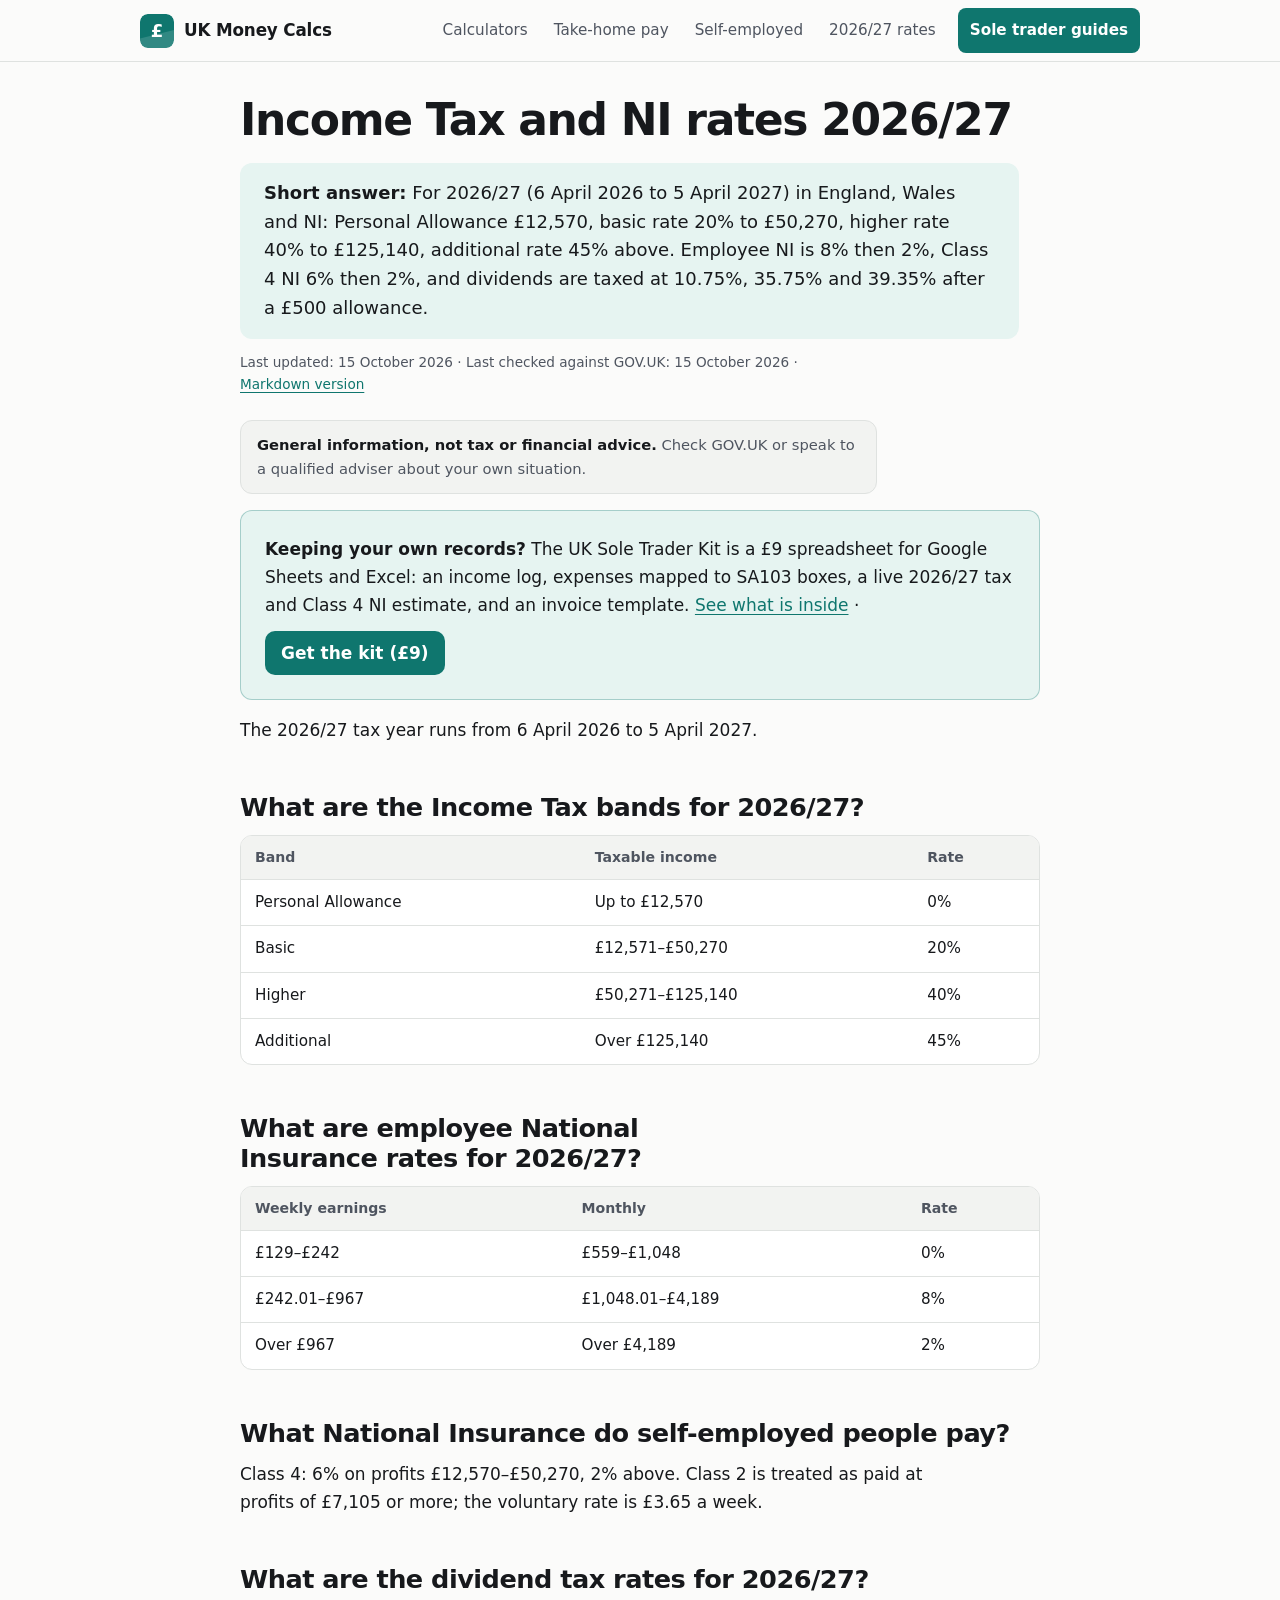
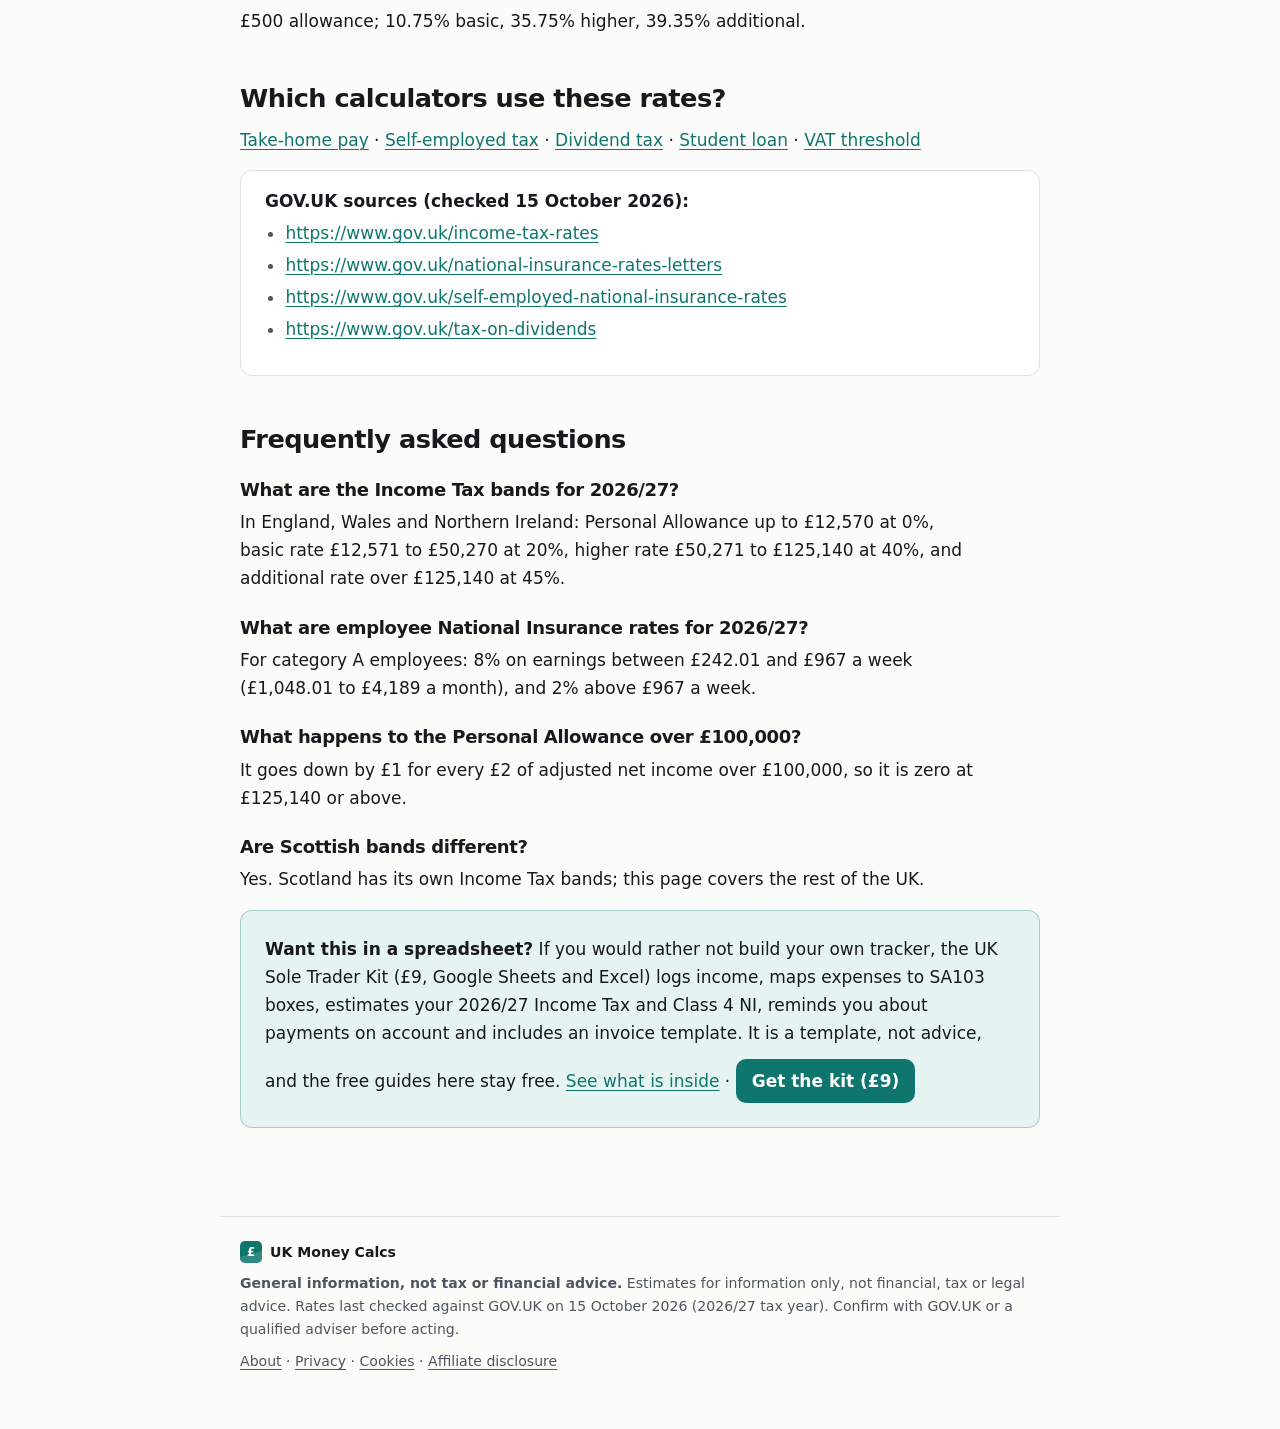
<file: income-tax-bands-2026-27.html>
<!doctype html><html lang="en-GB"><head><meta charset="utf-8"><meta name="viewport" content="width=device-width,initial-scale=1">
<title>Income Tax and National Insurance Rates 2026/27 (UK) | UK Money Calcs</title><meta name="description" content="2026/27 Income Tax bands, Personal Allowance, employee and self-employed National Insurance and dividend rates, with GOV.UK sources."><link rel="canonical" href="https://calcs.andreiturcea.com/income-tax-bands-2026-27.html"><meta name="google-site-verification" content="4ClukxyHFtP7GSHUR0D75dGuQpNh220_u6YMPQ5exTw" /><link rel="stylesheet" href="style.css"><script type="application/ld+json">{"@context": "https://schema.org", "@type": "FAQPage", "mainEntity": [{"@type": "Question", "name": "What are the Income Tax bands for 2026/27?", "acceptedAnswer": {"@type": "Answer", "text": "In England, Wales and Northern Ireland: Personal Allowance up to £12,570 at 0%, basic rate £12,571 to £50,270 at 20%, higher rate £50,271 to £125,140 at 40%, and additional rate over £125,140 at 45%."}}, {"@type": "Question", "name": "What are employee National Insurance rates for 2026/27?", "acceptedAnswer": {"@type": "Answer", "text": "For category A employees: 8% on earnings between £242.01 and £967 a week (£1,048.01 to £4,189 a month), and 2% above £967 a week."}}, {"@type": "Question", "name": "What happens to the Personal Allowance over £100,000?", "acceptedAnswer": {"@type": "Answer", "text": "It goes down by £1 for every £2 of adjusted net income over £100,000, so it is zero at £125,140 or above."}}, {"@type": "Question", "name": "Are Scottish bands different?", "acceptedAnswer": {"@type": "Answer", "text": "Yes. Scotland has its own Income Tax bands; this page covers the rest of the UK."}}]}</script><link rel="icon" href="favicon.svg" type="image/svg+xml"><meta name="theme-color" content="#0f766e"><meta name="color-scheme" content="light dark"><link rel="alternate" type="text/markdown" href="income-tax-bands-2026-27.html.md" title="Markdown version"><meta property="article:modified_time" content="2026-10-15"><script type="application/ld+json">{"@context": "https://schema.org", "@graph": [{"@type": "WebSite", "@id": "https://calcs.andreiturcea.com/#website", "name": "UK Money Calcs", "url": "https://calcs.andreiturcea.com/", "description": "Free UK personal-finance calculators for the 2026/27 tax year (England, Wales and Northern Ireland): take-home pay, self-employed tax, dividend tax, student loan repayments, Stamp Duty Land Tax, VAT and the VAT registration threshold. Each calculator page states its formula, rates and worked examples in plain text, with GOV.UK sources.", "inLanguage": "en-GB", "publisher": {"@id": "https://calcs.andreiturcea.com/#org"}}, {"@type": "Organization", "@id": "https://calcs.andreiturcea.com/#org", "name": "UK Money Calcs", "url": "https://calcs.andreiturcea.com/"}, {"@type": "WebPage", "@id": "https://calcs.andreiturcea.com/income-tax-bands-2026-27.html#webpage", "url": "https://calcs.andreiturcea.com/income-tax-bands-2026-27.html", "name": "Income Tax and National Insurance Rates 2026/27 (UK) | UK Money Calcs", "description": "2026/27 Income Tax bands, Personal Allowance, employee and self-employed National Insurance and dividend rates, with GOV.UK sources.", "inLanguage": "en-GB", "isPartOf": {"@id": "https://calcs.andreiturcea.com/#website"}, "datePublished": "2026-10-15", "dateModified": "2026-10-15", "lastReviewed": "2026-10-15", "breadcrumb": {"@id": "https://calcs.andreiturcea.com/income-tax-bands-2026-27.html#breadcrumb"}, "encoding": {"@type": "MediaObject", "contentUrl": "https://calcs.andreiturcea.com/income-tax-bands-2026-27.html.md", "encodingFormat": "text/markdown"}}, {"@type": "BreadcrumbList", "@id": "https://calcs.andreiturcea.com/income-tax-bands-2026-27.html#breadcrumb", "itemListElement": [{"@type": "ListItem", "position": 1, "name": "UK Money Calcs", "item": "https://calcs.andreiturcea.com/"}, {"@type": "ListItem", "position": 2, "name": "Income Tax and NI rates 2026/27", "item": "https://calcs.andreiturcea.com/income-tax-bands-2026-27.html"}]}, {"@type": "Article", "@id": "https://calcs.andreiturcea.com/income-tax-bands-2026-27.html#article", "headline": "Income Tax and NI rates 2026/27", "description": "2026/27 Income Tax bands, Personal Allowance, employee and self-employed National Insurance and dividend rates, with GOV.UK sources.", "url": "https://calcs.andreiturcea.com/income-tax-bands-2026-27.html", "mainEntityOfPage": {"@id": "https://calcs.andreiturcea.com/income-tax-bands-2026-27.html#webpage"}, "datePublished": "2026-10-15", "dateModified": "2026-10-15", "author": {"@id": "https://calcs.andreiturcea.com/#org"}, "publisher": {"@id": "https://calcs.andreiturcea.com/#org"}, "inLanguage": "en-GB"}]}</script></head><body>
<a class="skip" href="#main">Skip to content</a><header class="site-header"><div class="wrap"><a class="brand" href="index.html"><img src="logo.svg" alt="" width="34" height="34"><span>UK Money Calcs</span></a><nav class="site-nav" aria-label="Main"><a href="index.html#calculators">Calculators</a><a href="take-home-pay.html">Take-home pay</a><a href="self-employed-tax-calculator.html">Self-employed</a><a href="income-tax-bands-2026-27.html">2026/27 rates</a><a class="btn-nav" href="https://kit.andreiturcea.com/">Sole trader guides</a></nav></div></header><main id="main">
<h1>Income Tax and NI rates 2026/27</h1><p id="answer" class="answer"><b>Short answer:</b> For 2026/27 (6 April 2026 to 5 April 2027) in England, Wales and NI: Personal Allowance £12,570, basic rate 20% to £50,270, higher rate 40% to £125,140, additional rate 45% above. Employee NI is 8% then 2%, Class 4 NI 6% then 2%, and dividends are taxed at 10.75%, 35.75% and 39.35% after a £500 allowance.</p><p id="last-updated" style="font-size:.85rem;color:#555">Last updated: <time datetime="2026-10-15">15 October 2026</time> · Last checked against GOV.UK: <time datetime="2026-10-15">15 October 2026</time> · <a href="income-tax-bands-2026-27.html.md">Markdown version</a></p><p class="note"><b>General information, not tax or financial advice.</b> Check GOV.UK or speak to a qualified adviser about your own situation.</p><div class="card sp kit-cta" id="kit-top"><b>Keeping your own records?</b> The UK Sole Trader Kit is a £9 spreadsheet for Google Sheets and Excel: an income log, expenses mapped to SA103 boxes, a live 2026/27 tax and Class 4 NI estimate, and an invoice template. <a href="https://kit.andreiturcea.com/">See what is inside</a> · <a href="https://turceapaul.gumroad.com/l/bmykeg">Get the kit (£9)</a></div><p>The 2026/27 tax year runs from 6 April 2026 to 5 April 2027.</p>
<h2 id="what-are-the-income-tax-bands-for-2026-27">What are the Income Tax bands for 2026/27?</h2><div class="table-wrap" role="region" tabindex="0" aria-label="Table (scrolls sideways on small screens)"><table><tr><th>Band</th><th>Taxable income</th><th>Rate</th></tr><tr><td>Personal Allowance</td><td>Up to £12,570</td><td>0%</td></tr><tr><td>Basic</td><td>£12,571–£50,270</td><td>20%</td></tr><tr><td>Higher</td><td>£50,271–£125,140</td><td>40%</td></tr><tr><td>Additional</td><td>Over £125,140</td><td>45%</td></tr></table></div>
<h2 id="what-are-employee-national-insurance-rates-for-2026-27">What are employee National Insurance rates for 2026/27?</h2><div class="table-wrap" role="region" tabindex="0" aria-label="Table (scrolls sideways on small screens)"><table><tr><th>Weekly earnings</th><th>Monthly</th><th>Rate</th></tr><tr><td>£129–£242</td><td>£559–£1,048</td><td>0%</td></tr><tr><td>£242.01–£967</td><td>£1,048.01–£4,189</td><td>8%</td></tr><tr><td>Over £967</td><td>Over £4,189</td><td>2%</td></tr></table></div>
<h2 id="what-national-insurance-do-self-employed-people-pay">What National Insurance do self-employed people pay?</h2><p>Class 4: 6% on profits £12,570–£50,270, 2% above. Class 2 is treated as paid at profits of £7,105 or more; the voluntary rate is £3.65 a week.</p>
<h2 id="what-are-the-dividend-tax-rates-for-2026-27">What are the dividend tax rates for 2026/27?</h2><p>£500 allowance; 10.75% basic, 35.75% higher, 39.35% additional.</p>
<h2 id="which-calculators-use-these-rates">Which calculators use these rates?</h2><p><a href="take-home-pay.html">Take-home pay</a> · <a href="self-employed-tax-calculator.html">Self-employed tax</a> · <a href="dividend-tax-calculator.html">Dividend tax</a> · <a href="student-loan-repayment-calculator.html">Student loan</a> · <a href="vat-threshold-checker.html">VAT threshold</a></p>
<div class=card><b>GOV.UK sources (checked 15 October 2026):</b><ul><li><a href="https://www.gov.uk/income-tax-rates" rel="nofollow">https://www.gov.uk/income-tax-rates</a></li><li><a href="https://www.gov.uk/national-insurance-rates-letters" rel="nofollow">https://www.gov.uk/national-insurance-rates-letters</a></li><li><a href="https://www.gov.uk/self-employed-national-insurance-rates" rel="nofollow">https://www.gov.uk/self-employed-national-insurance-rates</a></li><li><a href="https://www.gov.uk/tax-on-dividends" rel="nofollow">https://www.gov.uk/tax-on-dividends</a></li></ul></div><h2 id="frequently-asked-questions">Frequently asked questions</h2><h3 id="what-are-the-income-tax-bands-for-2026-27-2">What are the Income Tax bands for 2026/27?</h3><p>In England, Wales and Northern Ireland: Personal Allowance up to £12,570 at 0%, basic rate £12,571 to £50,270 at 20%, higher rate £50,271 to £125,140 at 40%, and additional rate over £125,140 at 45%.</p><h3 id="what-are-employee-national-insurance-rates-for-2026-27-2">What are employee National Insurance rates for 2026/27?</h3><p>For category A employees: 8% on earnings between £242.01 and £967 a week (£1,048.01 to £4,189 a month), and 2% above £967 a week.</p><h3 id="what-happens-to-the-personal-allowance-over-100-000">What happens to the Personal Allowance over £100,000?</h3><p>It goes down by £1 for every £2 of adjusted net income over £100,000, so it is zero at £125,140 or above.</p><h3 id="are-scottish-bands-different">Are Scottish bands different?</h3><p>Yes. Scotland has its own Income Tax bands; this page covers the rest of the UK.</p><div class="card sp kit-cta" id="kit-end"><b>Want this in a spreadsheet?</b> If you would rather not build your own tracker, the UK Sole Trader Kit (£9, Google Sheets and Excel) logs income, maps expenses to SA103 boxes, estimates your 2026/27 Income Tax and Class 4 NI, reminds you about payments on account and includes an invoice template. It is a template, not advice, and the free guides here stay free. <a href="https://kit.andreiturcea.com/">See what is inside</a> · <a href="https://turceapaul.gumroad.com/l/bmykeg">Get the kit (£9)</a></div></main>
<footer><div class="foot-brand"><img src="logo.svg" alt="" width="22" height="22">UK Money Calcs</div><b>General information, not tax or financial advice.</b> Estimates for information only, not financial, tax or legal advice. Rates last checked against GOV.UK on 15 October 2026 (2026/27 tax year). Confirm with GOV.UK or a qualified adviser before acting.<br><a href="about.html">About</a> · <a href="privacy.html">Privacy</a> · <a href="cookies.html">Cookies</a> · <a href="affiliate-disclosure.html">Affiliate disclosure</a></footer></body></html>
</file>
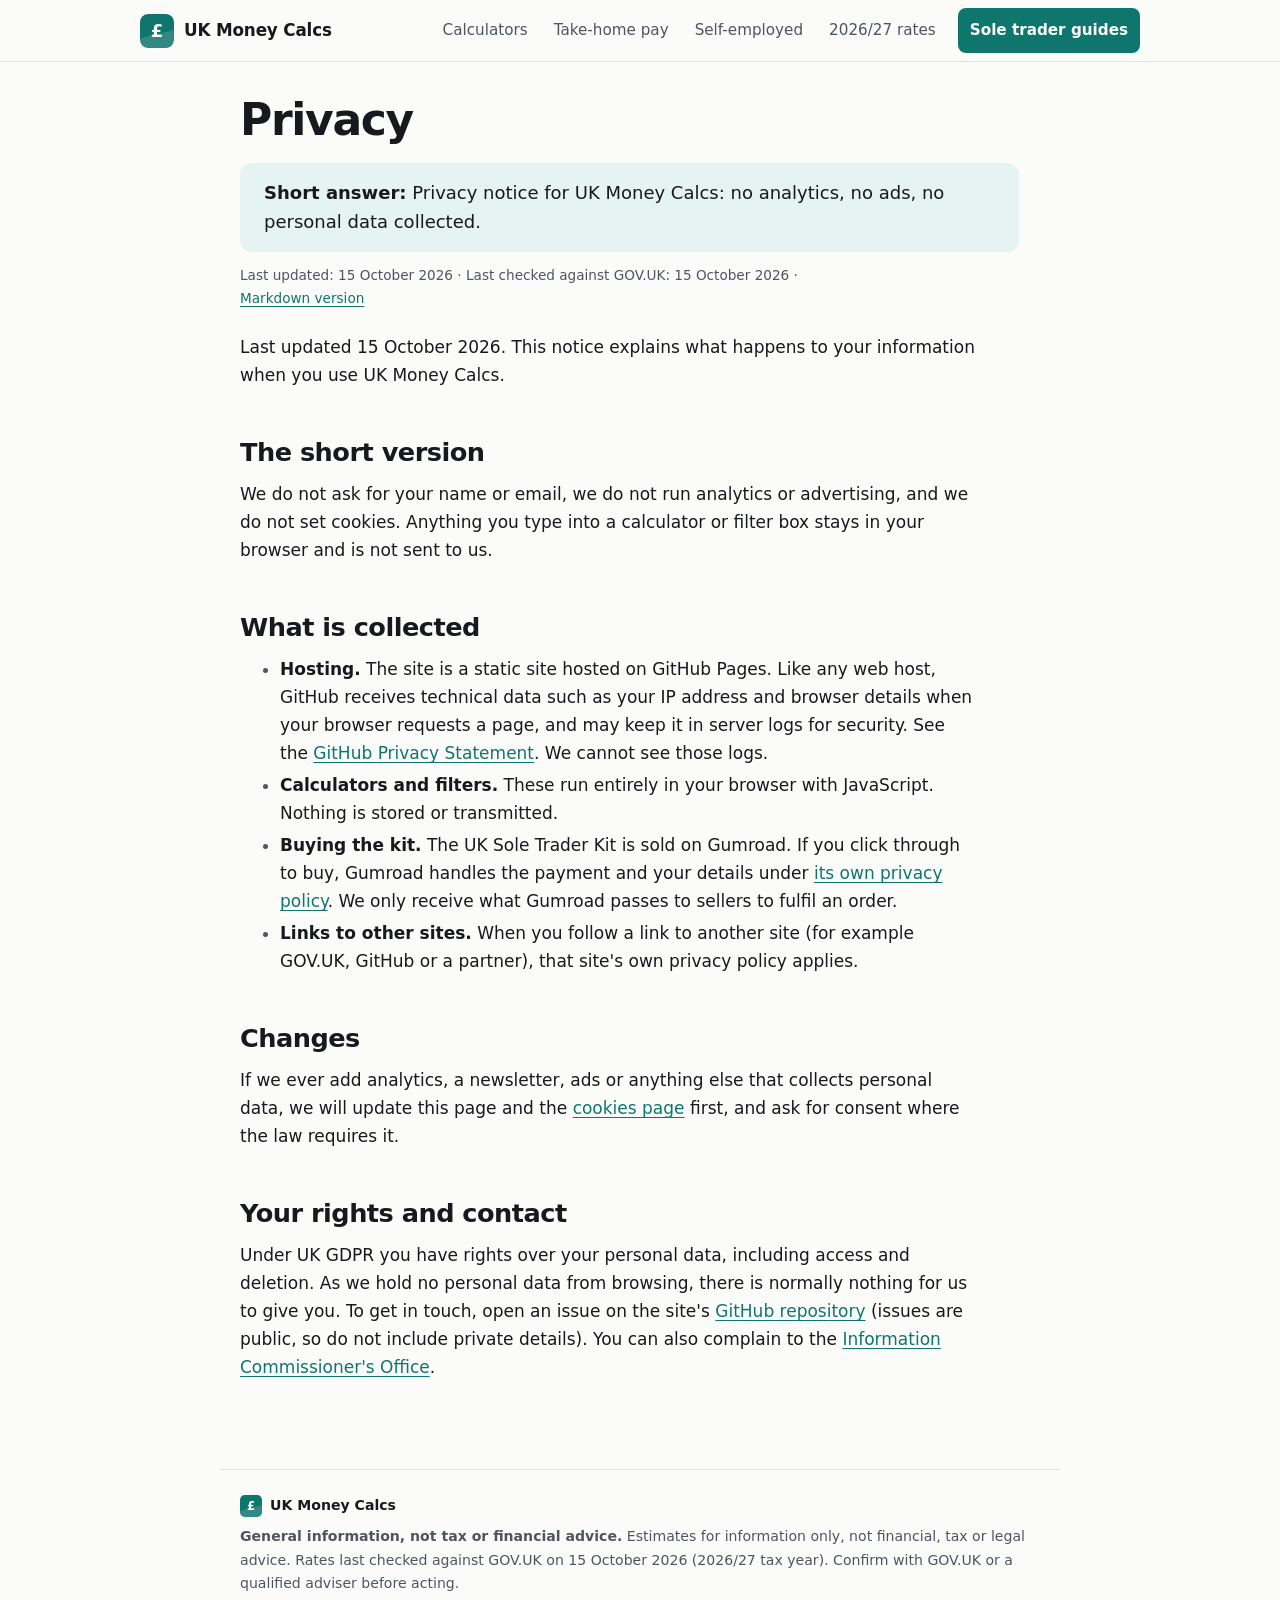
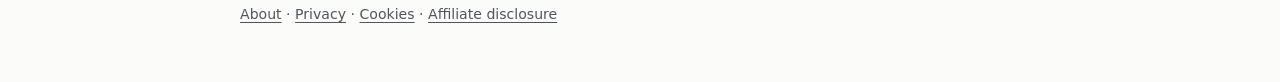
<file: privacy.html>
<!doctype html><html lang="en-GB"><head><meta charset="utf-8"><meta name="viewport" content="width=device-width,initial-scale=1">
<title>Privacy | UK Money Calcs</title><meta name="description" content="Privacy notice for UK Money Calcs: no analytics, no ads, no personal data collected."><link rel="canonical" href="https://calcs.andreiturcea.com/privacy.html"><meta name="google-site-verification" content="4ClukxyHFtP7GSHUR0D75dGuQpNh220_u6YMPQ5exTw" /><link rel="stylesheet" href="style.css"><link rel="icon" href="favicon.svg" type="image/svg+xml"><meta name="theme-color" content="#0f766e"><meta name="color-scheme" content="light dark"><link rel="alternate" type="text/markdown" href="privacy.html.md" title="Markdown version"><meta property="article:modified_time" content="2026-10-15"><script type="application/ld+json">{"@context": "https://schema.org", "@graph": [{"@type": "WebSite", "@id": "https://calcs.andreiturcea.com/#website", "name": "UK Money Calcs", "url": "https://calcs.andreiturcea.com/", "description": "Free UK personal-finance calculators for the 2026/27 tax year (England, Wales and Northern Ireland): take-home pay, self-employed tax, dividend tax, student loan repayments, Stamp Duty Land Tax, VAT and the VAT registration threshold. Each calculator page states its formula, rates and worked examples in plain text, with GOV.UK sources.", "inLanguage": "en-GB", "publisher": {"@id": "https://calcs.andreiturcea.com/#org"}}, {"@type": "Organization", "@id": "https://calcs.andreiturcea.com/#org", "name": "UK Money Calcs", "url": "https://calcs.andreiturcea.com/"}, {"@type": "WebPage", "@id": "https://calcs.andreiturcea.com/privacy.html#webpage", "url": "https://calcs.andreiturcea.com/privacy.html", "name": "Privacy | UK Money Calcs", "description": "Privacy notice for UK Money Calcs: no analytics, no ads, no personal data collected.", "inLanguage": "en-GB", "isPartOf": {"@id": "https://calcs.andreiturcea.com/#website"}, "datePublished": "2026-10-15", "dateModified": "2026-10-15", "lastReviewed": "2026-10-15", "breadcrumb": {"@id": "https://calcs.andreiturcea.com/privacy.html#breadcrumb"}, "encoding": {"@type": "MediaObject", "contentUrl": "https://calcs.andreiturcea.com/privacy.html.md", "encodingFormat": "text/markdown"}}, {"@type": "BreadcrumbList", "@id": "https://calcs.andreiturcea.com/privacy.html#breadcrumb", "itemListElement": [{"@type": "ListItem", "position": 1, "name": "UK Money Calcs", "item": "https://calcs.andreiturcea.com/"}, {"@type": "ListItem", "position": 2, "name": "Privacy", "item": "https://calcs.andreiturcea.com/privacy.html"}]}, {"@type": "WebApplication", "@id": "https://calcs.andreiturcea.com/privacy.html#app", "name": "Privacy", "url": "https://calcs.andreiturcea.com/privacy.html", "description": "Privacy notice for UK Money Calcs: no analytics, no ads, no personal data collected.", "applicationCategory": "FinanceApplication", "operatingSystem": "Any (runs in a web browser)", "browserRequirements": "Requires JavaScript", "isAccessibleForFree": true, "offers": {"@type": "Offer", "price": "0", "priceCurrency": "GBP"}, "publisher": {"@id": "https://calcs.andreiturcea.com/#org"}, "dateModified": "2026-10-15"}]}</script></head><body>
<a class="skip" href="#main">Skip to content</a><header class="site-header"><div class="wrap"><a class="brand" href="index.html"><img src="logo.svg" alt="" width="34" height="34"><span>UK Money Calcs</span></a><nav class="site-nav" aria-label="Main"><a href="index.html#calculators">Calculators</a><a href="take-home-pay.html">Take-home pay</a><a href="self-employed-tax-calculator.html">Self-employed</a><a href="income-tax-bands-2026-27.html">2026/27 rates</a><a class="btn-nav" href="https://kit.andreiturcea.com/">Sole trader guides</a></nav></div></header><main id="main"><h1>Privacy</h1><p id="answer" class="answer"><b>Short answer:</b> Privacy notice for UK Money Calcs: no analytics, no ads, no personal data collected.</p><p id="last-updated" style="font-size:.85rem;color:#555">Last updated: <time datetime="2026-10-15">15 October 2026</time> · Last checked against GOV.UK: <time datetime="2026-10-15">15 October 2026</time> · <a href="privacy.html.md">Markdown version</a></p><p>Last updated 15 October 2026. This notice explains what happens to your information when you use UK Money Calcs.</p>
<h2 id="the-short-version">The short version</h2><p>We do not ask for your name or email, we do not run analytics or advertising, and we do not set cookies. Anything you type into a calculator or filter box stays in your browser and is not sent to us.</p>
<h2 id="what-is-collected">What is collected</h2><ul><li><b>Hosting.</b> The site is a static site hosted on GitHub Pages. Like any web host, GitHub receives technical data such as your IP address and browser details when your browser requests a page, and may keep it in server logs for security. See the <a href="https://docs.github.com/en/site-policy/privacy-policies/github-general-privacy-statement" rel="nofollow">GitHub Privacy Statement</a>. We cannot see those logs.</li>
<li><b>Calculators and filters.</b> These run entirely in your browser with JavaScript. Nothing is stored or transmitted.</li><li><b>Buying the kit.</b> The UK Sole Trader Kit is sold on Gumroad. If you click through to buy, Gumroad handles the payment and your details under <a href="https://gumroad.com/privacy" rel="nofollow">its own privacy policy</a>. We only receive what Gumroad passes to sellers to fulfil an order.</li>
<li><b>Links to other sites.</b> When you follow a link to another site (for example GOV.UK, GitHub or a partner), that site's own privacy policy applies.</li></ul>
<h2 id="changes">Changes</h2><p>If we ever add analytics, a newsletter, ads or anything else that collects personal data, we will update this page and the <a href="cookies.html">cookies page</a> first, and ask for consent where the law requires it.</p>
<h2 id="your-rights-and-contact">Your rights and contact</h2><p>Under UK GDPR you have rights over your personal data, including access and deletion. As we hold no personal data from browsing, there is normally nothing for us to give you. To get in touch, open an issue on the site's <a href="https://github.com/andreiturcea-creator/uk-money-calcs/issues" rel="nofollow">GitHub repository</a> (issues are public, so do not include private details). You can also complain to the <a href="https://ico.org.uk/make-a-complaint/" rel="nofollow">Information Commissioner's Office</a>.</p></main>
<footer><div class="foot-brand"><img src="logo.svg" alt="" width="22" height="22">UK Money Calcs</div><b>General information, not tax or financial advice.</b> Estimates for information only, not financial, tax or legal advice. Rates last checked against GOV.UK on 15 October 2026 (2026/27 tax year). Confirm with GOV.UK or a qualified adviser before acting.<br><a href="about.html">About</a> · <a href="privacy.html">Privacy</a> · <a href="cookies.html">Cookies</a> · <a href="affiliate-disclosure.html">Affiliate disclosure</a></footer></body></html>
</file>
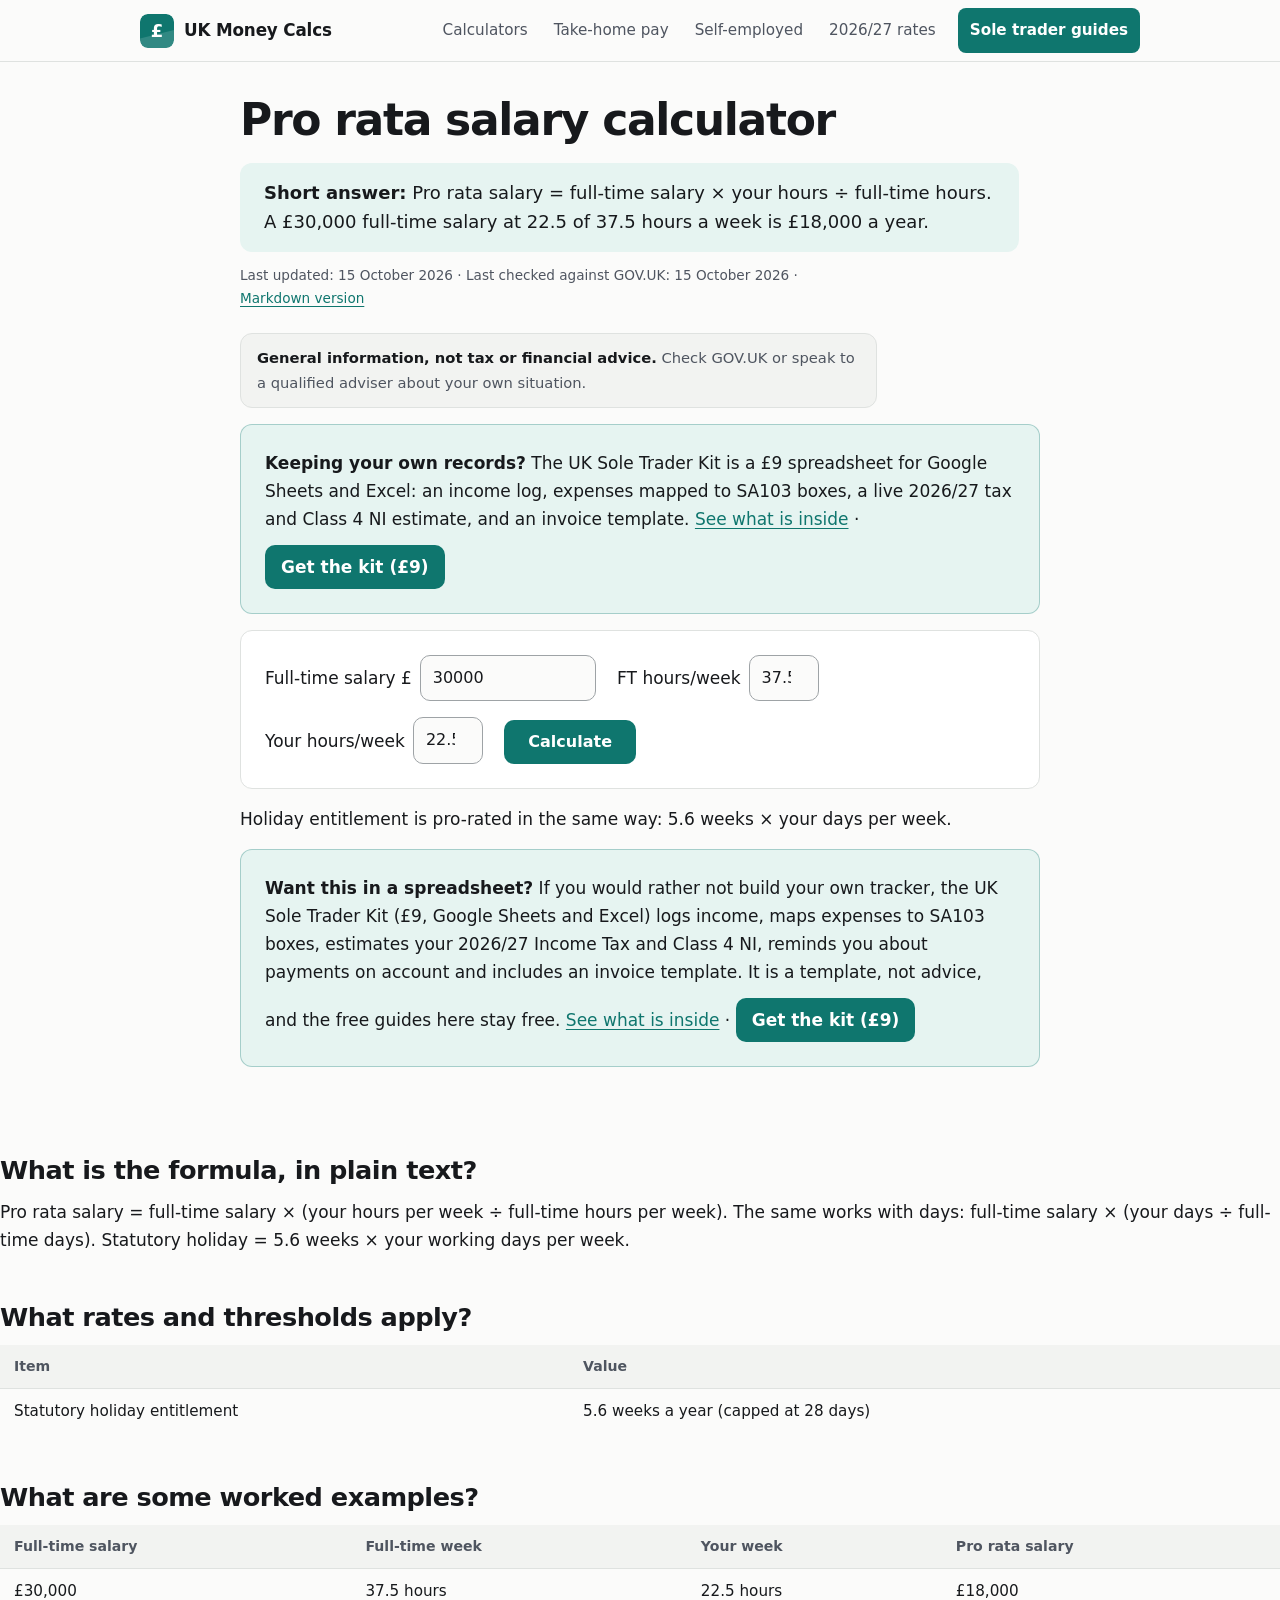
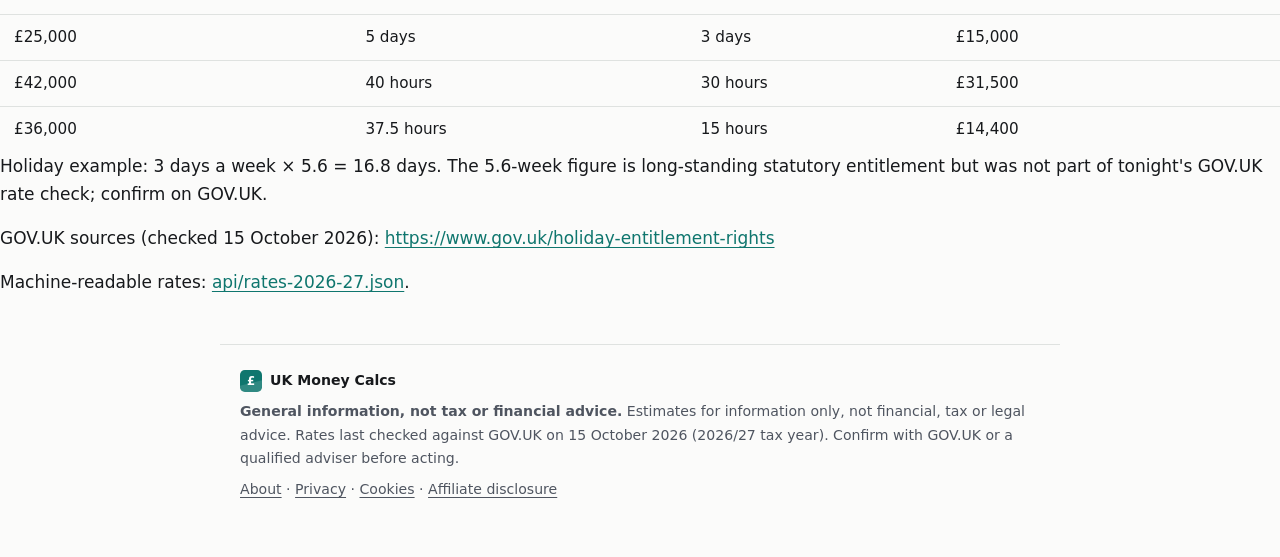
<file: pro-rata-salary.html>
<!doctype html><html lang="en-GB"><head><meta charset="utf-8"><meta name="viewport" content="width=device-width,initial-scale=1">
<title>Pro Rata Salary Calculator UK | UK Money Calcs</title><meta name="description" content="Turn a full-time salary into a part-time one, by hours or days per week."><meta name="google-site-verification" content="4ClukxyHFtP7GSHUR0D75dGuQpNh220_u6YMPQ5exTw" /><link rel="stylesheet" href="style.css"><link rel="icon" href="favicon.svg" type="image/svg+xml"><meta name="theme-color" content="#0f766e"><meta name="color-scheme" content="light dark"><link rel="canonical" href="https://calcs.andreiturcea.com/pro-rata-salary.html"><link rel="alternate" type="text/markdown" href="pro-rata-salary.html.md" title="Markdown version"><meta property="article:modified_time" content="2026-10-15"><script type="application/ld+json">{"@context": "https://schema.org", "@graph": [{"@type": "WebSite", "@id": "https://calcs.andreiturcea.com/#website", "name": "UK Money Calcs", "url": "https://calcs.andreiturcea.com/", "description": "Free UK personal-finance calculators for the 2026/27 tax year (England, Wales and Northern Ireland): take-home pay, self-employed tax, dividend tax, student loan repayments, Stamp Duty Land Tax, VAT and the VAT registration threshold. Each calculator page states its formula, rates and worked examples in plain text, with GOV.UK sources.", "inLanguage": "en-GB", "publisher": {"@id": "https://calcs.andreiturcea.com/#org"}}, {"@type": "Organization", "@id": "https://calcs.andreiturcea.com/#org", "name": "UK Money Calcs", "url": "https://calcs.andreiturcea.com/"}, {"@type": "WebPage", "@id": "https://calcs.andreiturcea.com/pro-rata-salary.html#webpage", "url": "https://calcs.andreiturcea.com/pro-rata-salary.html", "name": "Pro Rata Salary Calculator UK | UK Money Calcs", "description": "Turn a full-time salary into a part-time one, by hours or days per week.", "inLanguage": "en-GB", "isPartOf": {"@id": "https://calcs.andreiturcea.com/#website"}, "datePublished": "2026-10-15", "dateModified": "2026-10-15", "lastReviewed": "2026-10-15", "breadcrumb": {"@id": "https://calcs.andreiturcea.com/pro-rata-salary.html#breadcrumb"}, "encoding": {"@type": "MediaObject", "contentUrl": "https://calcs.andreiturcea.com/pro-rata-salary.html.md", "encodingFormat": "text/markdown"}}, {"@type": "BreadcrumbList", "@id": "https://calcs.andreiturcea.com/pro-rata-salary.html#breadcrumb", "itemListElement": [{"@type": "ListItem", "position": 1, "name": "UK Money Calcs", "item": "https://calcs.andreiturcea.com/"}, {"@type": "ListItem", "position": 2, "name": "Pro rata salary calculator", "item": "https://calcs.andreiturcea.com/pro-rata-salary.html"}]}, {"@type": "WebApplication", "@id": "https://calcs.andreiturcea.com/pro-rata-salary.html#app", "name": "Pro rata salary calculator", "url": "https://calcs.andreiturcea.com/pro-rata-salary.html", "description": "Turn a full-time salary into a part-time one, by hours or days per week.", "applicationCategory": "FinanceApplication", "operatingSystem": "Any (runs in a web browser)", "browserRequirements": "Requires JavaScript", "isAccessibleForFree": true, "offers": {"@type": "Offer", "price": "0", "priceCurrency": "GBP"}, "publisher": {"@id": "https://calcs.andreiturcea.com/#org"}, "dateModified": "2026-10-15"}]}</script></head><body>
<a class="skip" href="#main">Skip to content</a><header class="site-header"><div class="wrap"><a class="brand" href="index.html"><img src="logo.svg" alt="" width="34" height="34"><span>UK Money Calcs</span></a><nav class="site-nav" aria-label="Main"><a href="index.html#calculators">Calculators</a><a href="take-home-pay.html">Take-home pay</a><a href="self-employed-tax-calculator.html">Self-employed</a><a href="income-tax-bands-2026-27.html">2026/27 rates</a><a class="btn-nav" href="https://kit.andreiturcea.com/">Sole trader guides</a></nav></div></header><main id="main">
<h1>Pro rata salary calculator</h1><p id="answer" class="answer"><b>Short answer:</b> Pro rata salary = full-time salary × your hours ÷ full-time hours. A £30,000 full-time salary at 22.5 of 37.5 hours a week is £18,000 a year.</p><p id="last-updated" style="font-size:.85rem;color:#555">Last updated: <time datetime="2026-10-15">15 October 2026</time> · Last checked against GOV.UK: <time datetime="2026-10-15">15 October 2026</time> · <a href="pro-rata-salary.html.md">Markdown version</a></p><p class="note"><b>General information, not tax or financial advice.</b> Check GOV.UK or speak to a qualified adviser about your own situation.</p><div class="card sp kit-cta" id="kit-top"><b>Keeping your own records?</b> The UK Sole Trader Kit is a £9 spreadsheet for Google Sheets and Excel: an income log, expenses mapped to SA103 boxes, a live 2026/27 tax and Class 4 NI estimate, and an invoice template. <a href="https://kit.andreiturcea.com/">See what is inside</a> · <a href="https://turceapaul.gumroad.com/l/bmykeg">Get the kit (£9)</a></div><div class=card><label>Full-time salary £ <input id=f type=number value=30000></label>
<label>FT hours/week <input id=fh type=number value=37.5 style="width:70px"></label> <label>Your hours/week <input id=h type=number value=22.5 style="width:70px"></label>
<button onclick="o.textContent='Pro rata salary: £'+Math.round(f.value*h.value/fh.value).toLocaleString('en-GB')+' a year'">Calculate</button><h2 id=o aria-live="polite"></h2></div>
<p>Holiday entitlement is pro-rated in the same way: 5.6 weeks × your days per week.</p><div class="card sp kit-cta" id="kit-end"><b>Want this in a spreadsheet?</b> If you would rather not build your own tracker, the UK Sole Trader Kit (£9, Google Sheets and Excel) logs income, maps expenses to SA103 boxes, estimates your 2026/27 Income Tax and Class 4 NI, reminds you about payments on account and includes an invoice template. It is a template, not advice, and the free guides here stay free. <a href="https://kit.andreiturcea.com/">See what is inside</a> · <a href="https://turceapaul.gumroad.com/l/bmykeg">Get the kit (£9)</a></div></main><section id="formula-and-rates"><h2 id="how-is-it-calculated-plain-text">What is the formula, in plain text?</h2><p>Pro rata salary = full-time salary × (your hours per week ÷ full-time hours per week). The same works with days: full-time salary × (your days ÷ full-time days). Statutory holiday = 5.6 weeks × your working days per week.</p><h2 id="rates-and-thresholds">What rates and thresholds apply?</h2><table><tr><th>Item</th><th>Value</th></tr><tr><td>Statutory holiday entitlement</td><td>5.6 weeks a year (capped at 28 days)</td></tr></table><h2 id="worked-examples">What are some worked examples?</h2><table><tr><th>Full-time salary</th><th>Full-time week</th><th>Your week</th><th>Pro rata salary</th></tr><tr><td>£30,000</td><td>37.5 hours</td><td>22.5 hours</td><td>£18,000</td></tr><tr><td>£25,000</td><td>5 days</td><td>3 days</td><td>£15,000</td></tr><tr><td>£42,000</td><td>40 hours</td><td>30 hours</td><td>£31,500</td></tr><tr><td>£36,000</td><td>37.5 hours</td><td>15 hours</td><td>£14,400</td></tr></table><p>Holiday example: 3 days a week × 5.6 = 16.8 days. The 5.6-week figure is long-standing statutory entitlement but was not part of tonight's GOV.UK rate check; confirm on GOV.UK.</p><p>GOV.UK sources (checked 15 October 2026): <a href="https://www.gov.uk/holiday-entitlement-rights" rel="nofollow">https://www.gov.uk/holiday-entitlement-rights</a></p><p>Machine-readable rates: <a href="api/rates-2026-27.json">api/rates-2026-27.json</a>.</p></section>
<footer><div class="foot-brand"><img src="logo.svg" alt="" width="22" height="22">UK Money Calcs</div><b>General information, not tax or financial advice.</b> Estimates for information only, not financial, tax or legal advice. Rates last checked against GOV.UK on 15 October 2026 (2026/27 tax year). Confirm with GOV.UK or a qualified adviser before acting.<br><a href="about.html">About</a> · <a href="privacy.html">Privacy</a> · <a href="cookies.html">Cookies</a> · <a href="affiliate-disclosure.html">Affiliate disclosure</a></footer></body></html>
</file>
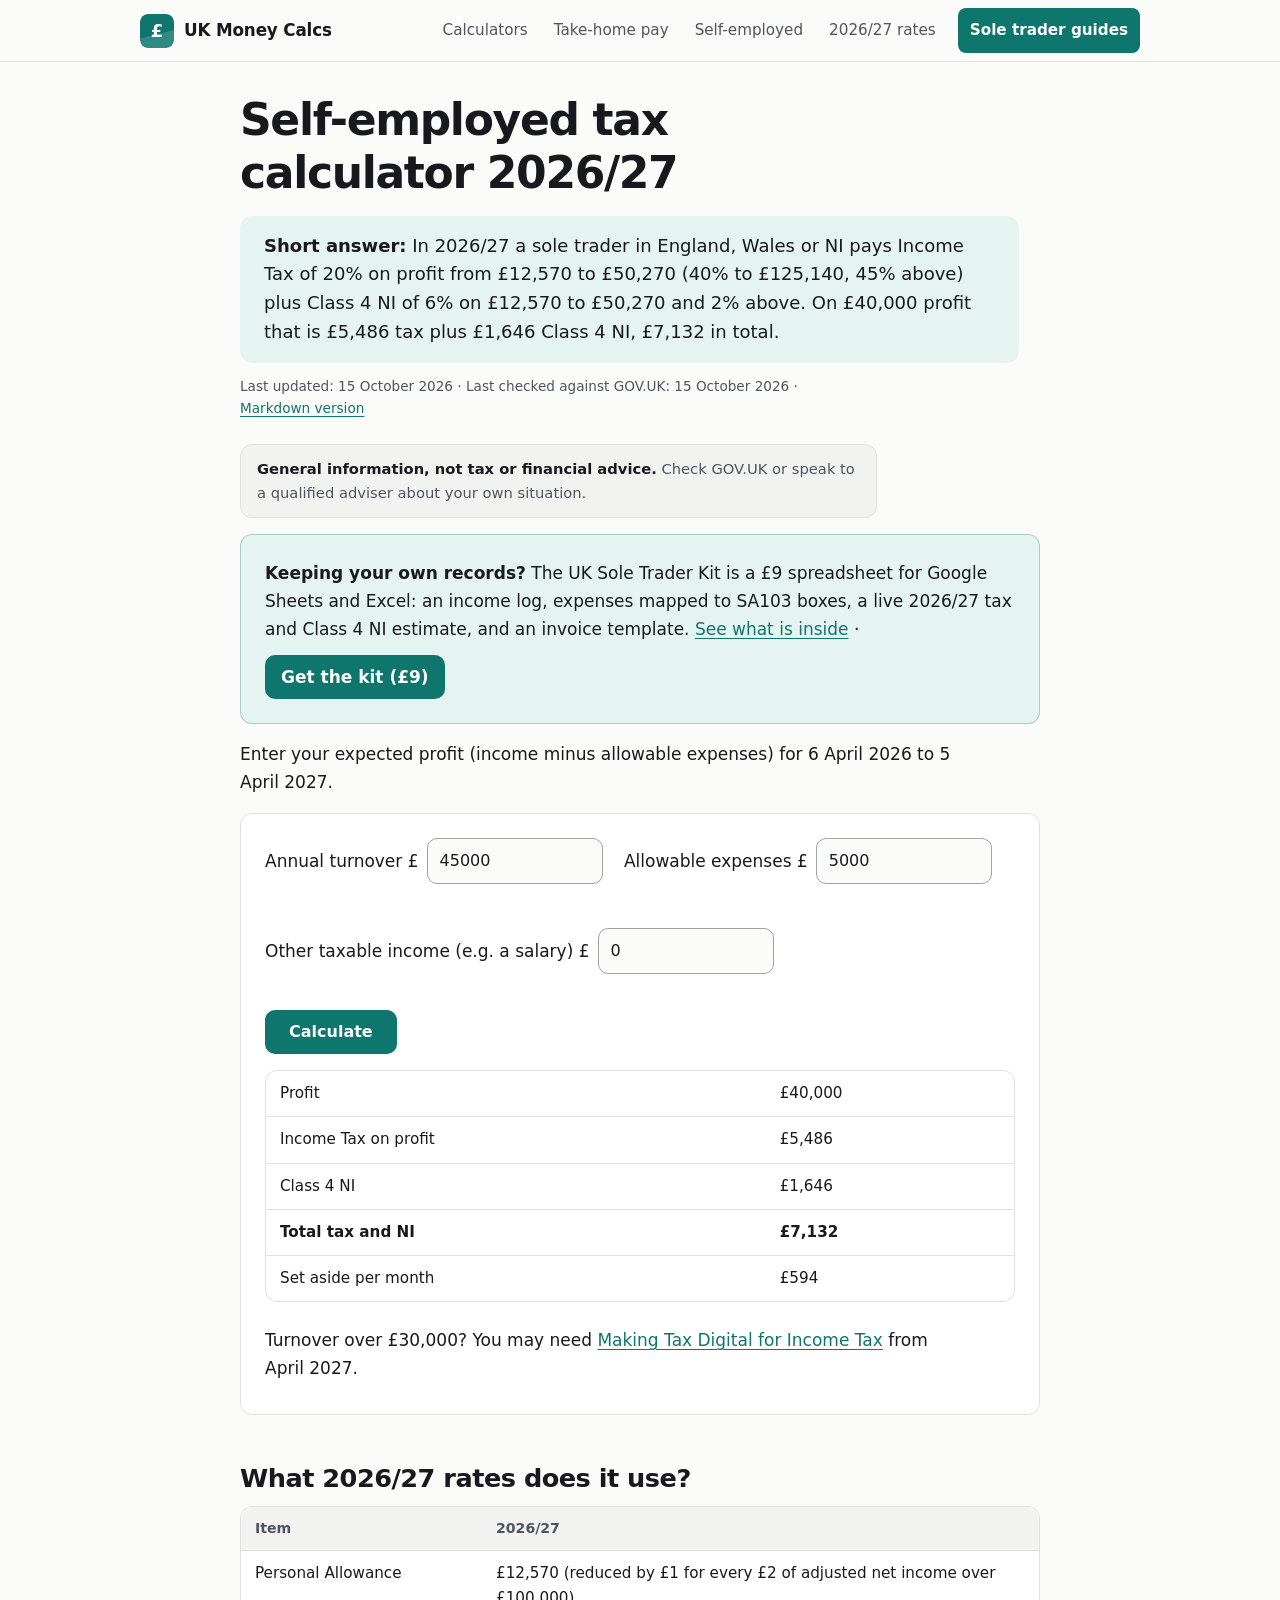
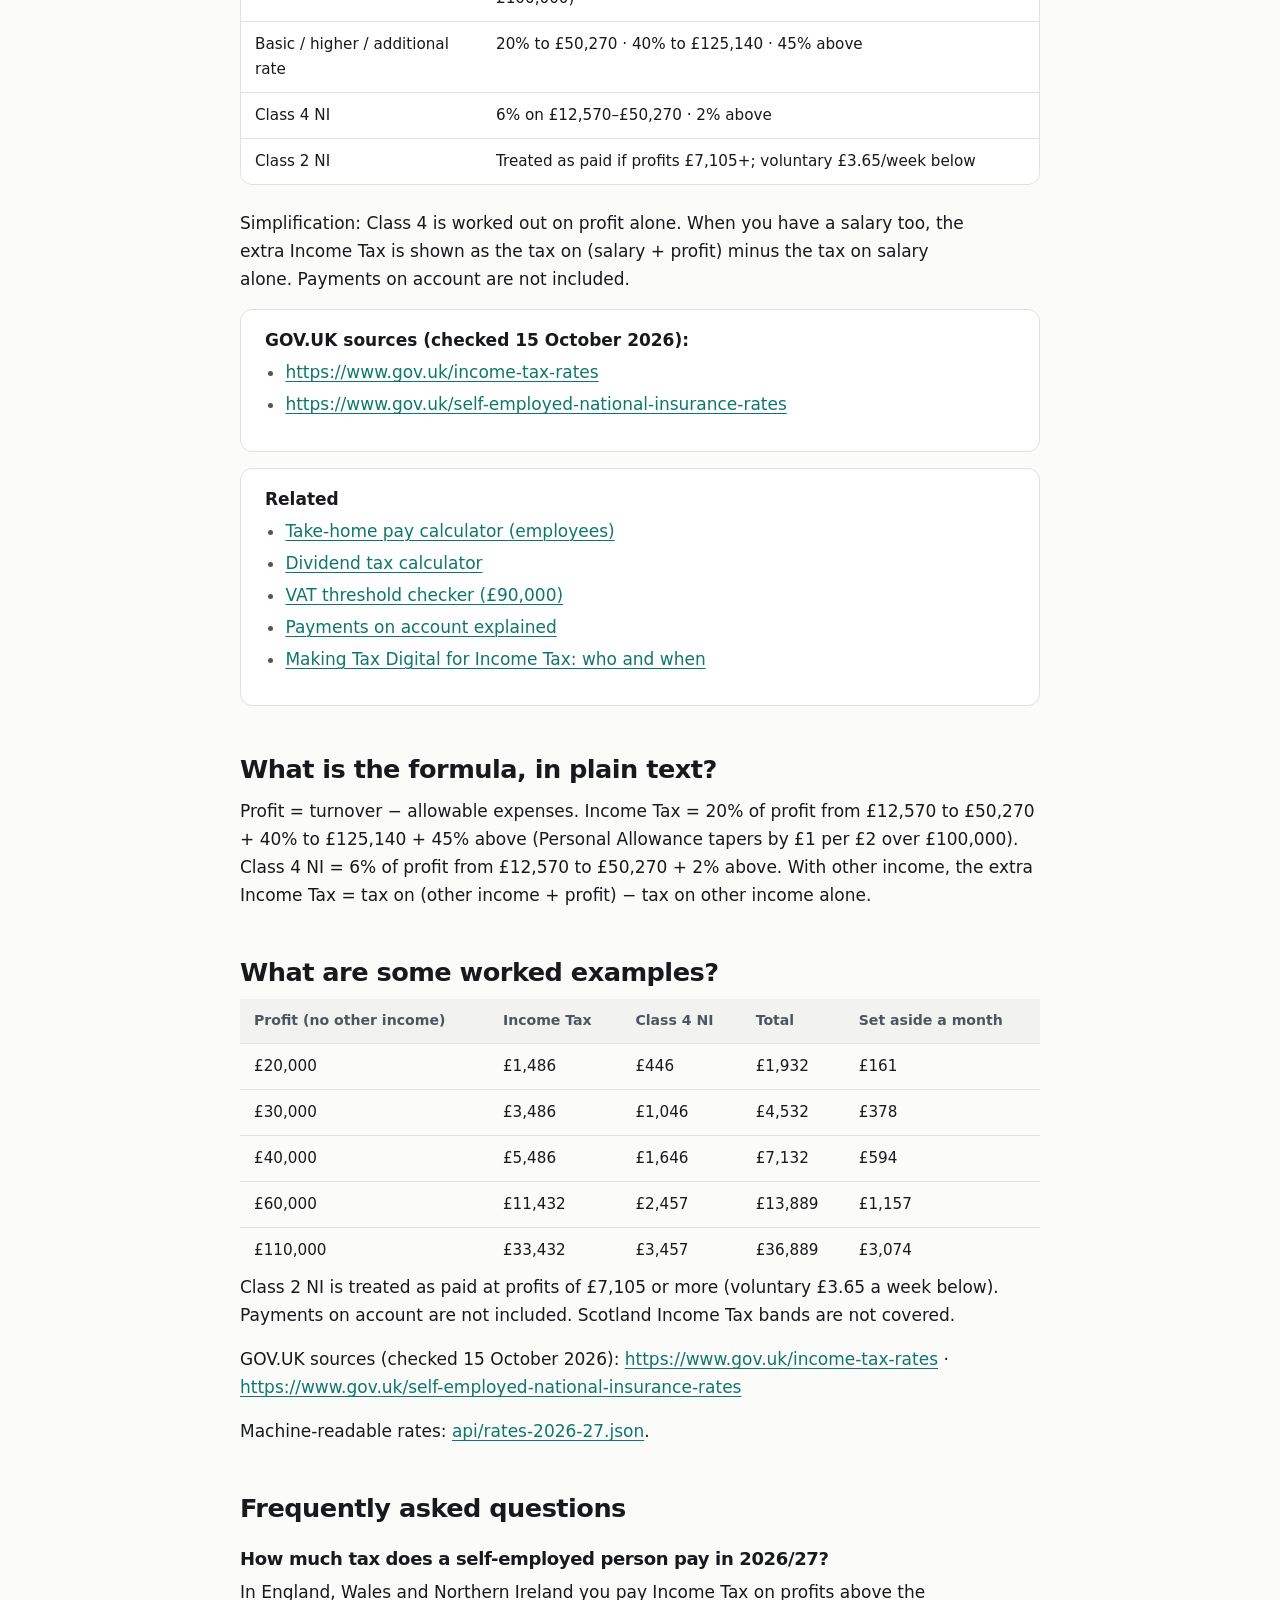
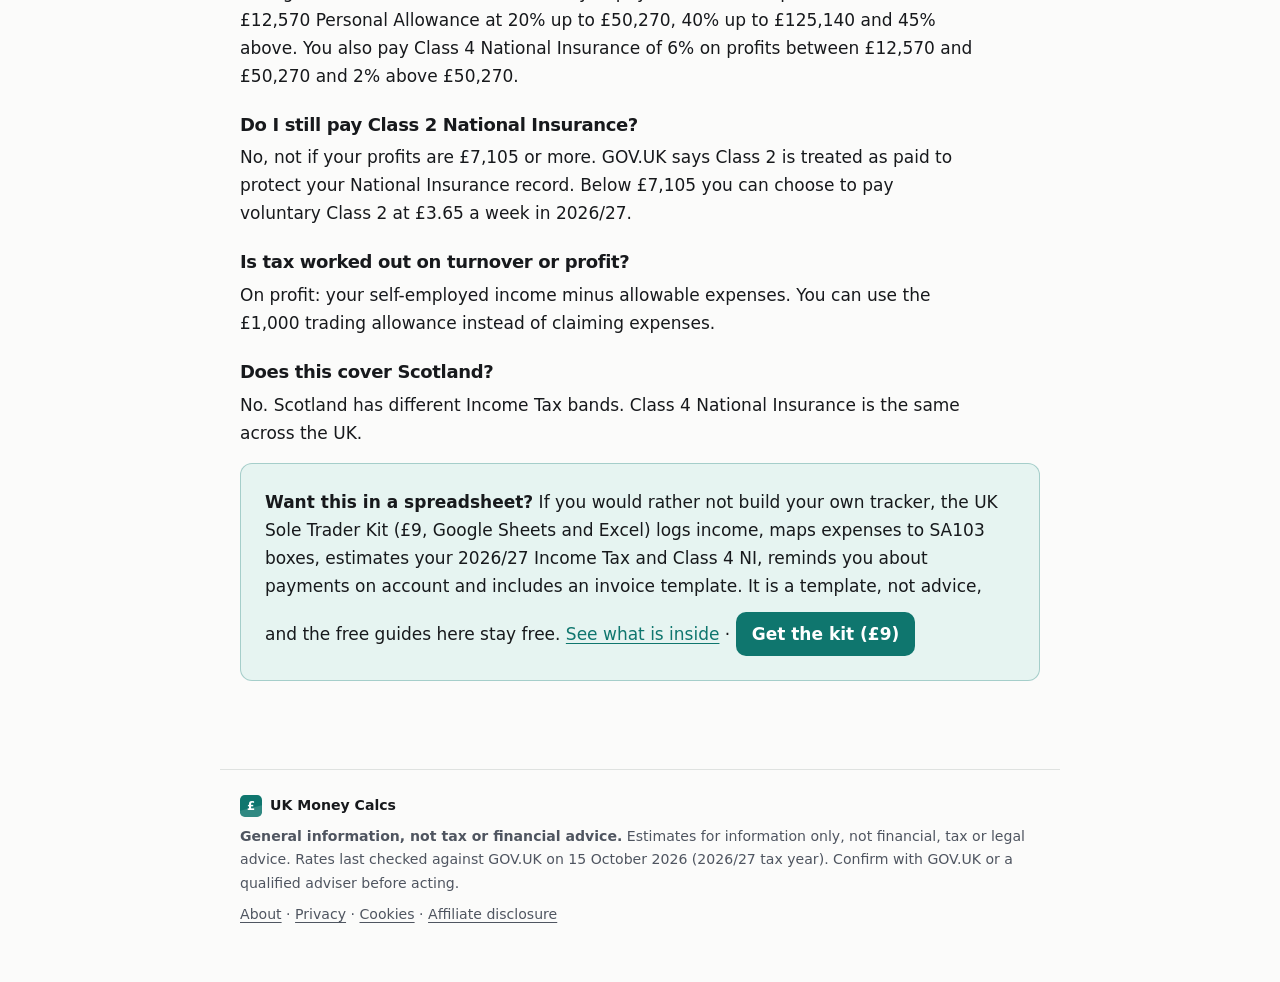
<file: self-employed-tax-calculator.html>
<!doctype html><html lang="en-GB"><head><meta charset="utf-8"><meta name="viewport" content="width=device-width,initial-scale=1">
<title>Self-Employed Tax Calculator 2026/27 (Income Tax + Class 4 NI) | UK Money Calcs</title><meta name="description" content="Estimate Income Tax and Class 4 National Insurance on your sole trader profits for 2026/27 (England, Wales and NI)."><link rel="canonical" href="https://calcs.andreiturcea.com/self-employed-tax-calculator.html"><meta name="google-site-verification" content="4ClukxyHFtP7GSHUR0D75dGuQpNh220_u6YMPQ5exTw" /><link rel="stylesheet" href="style.css"><script type="application/ld+json">{"@context": "https://schema.org", "@type": "FAQPage", "mainEntity": [{"@type": "Question", "name": "How much tax does a self-employed person pay in 2026/27?", "acceptedAnswer": {"@type": "Answer", "text": "In England, Wales and Northern Ireland you pay Income Tax on profits above the £12,570 Personal Allowance at 20% up to £50,270, 40% up to £125,140 and 45% above. You also pay Class 4 National Insurance of 6% on profits between £12,570 and £50,270 and 2% above £50,270."}}, {"@type": "Question", "name": "Do I still pay Class 2 National Insurance?", "acceptedAnswer": {"@type": "Answer", "text": "No, not if your profits are £7,105 or more. GOV.UK says Class 2 is treated as paid to protect your National Insurance record. Below £7,105 you can choose to pay voluntary Class 2 at £3.65 a week in 2026/27."}}, {"@type": "Question", "name": "Is tax worked out on turnover or profit?", "acceptedAnswer": {"@type": "Answer", "text": "On profit: your self-employed income minus allowable expenses. You can use the £1,000 trading allowance instead of claiming expenses."}}, {"@type": "Question", "name": "Does this cover Scotland?", "acceptedAnswer": {"@type": "Answer", "text": "No. Scotland has different Income Tax bands. Class 4 National Insurance is the same across the UK."}}]}</script><link rel="icon" href="favicon.svg" type="image/svg+xml"><meta name="theme-color" content="#0f766e"><meta name="color-scheme" content="light dark"><link rel="alternate" type="text/markdown" href="self-employed-tax-calculator.html.md" title="Markdown version"><meta property="article:modified_time" content="2026-10-15"><script type="application/ld+json">{"@context": "https://schema.org", "@graph": [{"@type": "WebSite", "@id": "https://calcs.andreiturcea.com/#website", "name": "UK Money Calcs", "url": "https://calcs.andreiturcea.com/", "description": "Free UK personal-finance calculators for the 2026/27 tax year (England, Wales and Northern Ireland): take-home pay, self-employed tax, dividend tax, student loan repayments, Stamp Duty Land Tax, VAT and the VAT registration threshold. Each calculator page states its formula, rates and worked examples in plain text, with GOV.UK sources.", "inLanguage": "en-GB", "publisher": {"@id": "https://calcs.andreiturcea.com/#org"}}, {"@type": "Organization", "@id": "https://calcs.andreiturcea.com/#org", "name": "UK Money Calcs", "url": "https://calcs.andreiturcea.com/"}, {"@type": "WebPage", "@id": "https://calcs.andreiturcea.com/self-employed-tax-calculator.html#webpage", "url": "https://calcs.andreiturcea.com/self-employed-tax-calculator.html", "name": "Self-Employed Tax Calculator 2026/27 (Income Tax + Class 4 NI) | UK Money Calcs", "description": "Estimate Income Tax and Class 4 National Insurance on your sole trader profits for 2026/27 (England, Wales and NI).", "inLanguage": "en-GB", "isPartOf": {"@id": "https://calcs.andreiturcea.com/#website"}, "datePublished": "2026-10-15", "dateModified": "2026-10-15", "lastReviewed": "2026-10-15", "breadcrumb": {"@id": "https://calcs.andreiturcea.com/self-employed-tax-calculator.html#breadcrumb"}, "encoding": {"@type": "MediaObject", "contentUrl": "https://calcs.andreiturcea.com/self-employed-tax-calculator.html.md", "encodingFormat": "text/markdown"}}, {"@type": "BreadcrumbList", "@id": "https://calcs.andreiturcea.com/self-employed-tax-calculator.html#breadcrumb", "itemListElement": [{"@type": "ListItem", "position": 1, "name": "UK Money Calcs", "item": "https://calcs.andreiturcea.com/"}, {"@type": "ListItem", "position": 2, "name": "Self-employed tax calculator 2026/27", "item": "https://calcs.andreiturcea.com/self-employed-tax-calculator.html"}]}, {"@type": "WebApplication", "@id": "https://calcs.andreiturcea.com/self-employed-tax-calculator.html#app", "name": "Self-employed tax calculator 2026/27", "url": "https://calcs.andreiturcea.com/self-employed-tax-calculator.html", "description": "Estimate Income Tax and Class 4 National Insurance on your sole trader profits for 2026/27 (England, Wales and NI).", "applicationCategory": "FinanceApplication", "operatingSystem": "Any (runs in a web browser)", "browserRequirements": "Requires JavaScript", "isAccessibleForFree": true, "offers": {"@type": "Offer", "price": "0", "priceCurrency": "GBP"}, "publisher": {"@id": "https://calcs.andreiturcea.com/#org"}, "dateModified": "2026-10-15"}]}</script></head><body>
<a class="skip" href="#main">Skip to content</a><header class="site-header"><div class="wrap"><a class="brand" href="index.html"><img src="logo.svg" alt="" width="34" height="34"><span>UK Money Calcs</span></a><nav class="site-nav" aria-label="Main"><a href="index.html#calculators">Calculators</a><a href="take-home-pay.html">Take-home pay</a><a href="self-employed-tax-calculator.html">Self-employed</a><a href="income-tax-bands-2026-27.html">2026/27 rates</a><a class="btn-nav" href="https://kit.andreiturcea.com/">Sole trader guides</a></nav></div></header><main id="main">
<h1>Self-employed tax calculator 2026/27</h1><p id="answer" class="answer"><b>Short answer:</b> In 2026/27 a sole trader in England, Wales or NI pays Income Tax of 20% on profit from £12,570 to £50,270 (40% to £125,140, 45% above) plus Class 4 NI of 6% on £12,570 to £50,270 and 2% above. On £40,000 profit that is £5,486 tax plus £1,646 Class 4 NI, £7,132 in total.</p><p id="last-updated" style="font-size:.85rem;color:#555">Last updated: <time datetime="2026-10-15">15 October 2026</time> · Last checked against GOV.UK: <time datetime="2026-10-15">15 October 2026</time> · <a href="self-employed-tax-calculator.html.md">Markdown version</a></p><p class="note"><b>General information, not tax or financial advice.</b> Check GOV.UK or speak to a qualified adviser about your own situation.</p><div class="card sp kit-cta" id="kit-top"><b>Keeping your own records?</b> The UK Sole Trader Kit is a £9 spreadsheet for Google Sheets and Excel: an income log, expenses mapped to SA103 boxes, a live 2026/27 tax and Class 4 NI estimate, and an invoice template. <a href="https://kit.andreiturcea.com/">See what is inside</a> · <a href="https://turceapaul.gumroad.com/l/bmykeg">Get the kit (£9)</a></div><p>Enter your expected profit (income minus allowable expenses) for 6 April 2026 to 5 April 2027.</p><div class=card>
<label>Annual turnover £ <input id=t type=number value=45000></label> <label>Allowable expenses £ <input id=e type=number value=5000></label><br><br>
<label>Other taxable income (e.g. a salary) £ <input id=o2 type=number value=0></label><br><br><button onclick=c()>Calculate</button><div id=o aria-live="polite"></div></div>
<script>function tx(t){let pa=12570;if(t>100000)pa=Math.max(0,pa-(t-100000)/2);let x=Math.max(0,t-pa),b=Math.min(x,37700),a=Math.max(0,t-125140),h=Math.max(0,x-b-a);return [b*.2+h*.4+a*.45,pa]}function V(i){return +document.getElementById(i).value}function F(n){return '£'+Math.round(n).toLocaleString('en-GB')}
function c(){let p=Math.max(0,V('t')-V('e')),oth=V('o2'),all=tx(p+oth)[0],base=tx(oth)[0],it=all-base,c4=Math.max(0,Math.min(p,50270)-12570)*.06+Math.max(0,p-50270)*.02;
o.innerHTML=`<div class="table-wrap" role="region" tabindex="0" aria-label="Table (scrolls sideways on small screens)"><table><tr><td>Profit</td><td>${F(p)}</td></tr><tr><td>Income Tax on profit</td><td>${F(it)}</td></tr><tr><td>Class 4 NI</td><td>${F(c4)}</td></tr><tr><td><b>Total tax and NI</b></td><td><b>${F(it+c4)}</b></td></tr><tr><td>Set aside per month</td><td>${F((it+c4)/12)}</td></tr></table></div><p>Turnover over £30,000? You may need <a href="https://kit.andreiturcea.com/guide-mtd.html">Making Tax Digital for Income Tax</a> from April 2027.</p>`}c()</script>
<h2 id="what-2026-27-rates-does-it-use">What 2026/27 rates does it use?</h2><div class="table-wrap" role="region" tabindex="0" aria-label="Table (scrolls sideways on small screens)"><table><tr><th>Item</th><th>2026/27</th></tr><tr><td>Personal Allowance</td><td>£12,570 (reduced by £1 for every £2 of adjusted net income over £100,000)</td></tr><tr><td>Basic / higher / additional rate</td><td>20% to £50,270 · 40% to £125,140 · 45% above</td></tr><tr><td>Class 4 NI</td><td>6% on £12,570–£50,270 · 2% above</td></tr><tr><td>Class 2 NI</td><td>Treated as paid if profits £7,105+; voluntary £3.65/week below</td></tr></table></div>
<p>Simplification: Class 4 is worked out on profit alone. When you have a salary too, the extra Income Tax is shown as the tax on (salary + profit) minus the tax on salary alone. Payments on account are not included.</p>
<div class=card><b>GOV.UK sources (checked 15 October 2026):</b><ul><li><a href="https://www.gov.uk/income-tax-rates" rel="nofollow">https://www.gov.uk/income-tax-rates</a></li><li><a href="https://www.gov.uk/self-employed-national-insurance-rates" rel="nofollow">https://www.gov.uk/self-employed-national-insurance-rates</a></li></ul></div><div class=card><b>Related</b><ul><li><a href="take-home-pay.html">Take-home pay calculator (employees)</a></li><li><a href="dividend-tax-calculator.html">Dividend tax calculator</a></li><li><a href="vat-threshold-checker.html">VAT threshold checker (£90,000)</a></li><li><a href="https://kit.andreiturcea.com/guide-payments-on-account.html">Payments on account explained</a></li><li><a href="https://kit.andreiturcea.com/guide-mtd.html">Making Tax Digital for Income Tax: who and when</a></li></ul></div><section id="formula-and-rates"><h2 id="how-is-it-calculated-plain-text">What is the formula, in plain text?</h2><p>Profit = turnover − allowable expenses. Income Tax = 20% of profit from £12,570 to £50,270 + 40% to £125,140 + 45% above (Personal Allowance tapers by £1 per £2 over £100,000). Class 4 NI = 6% of profit from £12,570 to £50,270 + 2% above. With other income, the extra Income Tax = tax on (other income + profit) − tax on other income alone.</p><h2 id="worked-examples">What are some worked examples?</h2><table><tr><th>Profit (no other income)</th><th>Income Tax</th><th>Class 4 NI</th><th>Total</th><th>Set aside a month</th></tr><tr><td>£20,000</td><td>£1,486</td><td>£446</td><td>£1,932</td><td>£161</td></tr><tr><td>£30,000</td><td>£3,486</td><td>£1,046</td><td>£4,532</td><td>£378</td></tr><tr><td>£40,000</td><td>£5,486</td><td>£1,646</td><td>£7,132</td><td>£594</td></tr><tr><td>£60,000</td><td>£11,432</td><td>£2,457</td><td>£13,889</td><td>£1,157</td></tr><tr><td>£110,000</td><td>£33,432</td><td>£3,457</td><td>£36,889</td><td>£3,074</td></tr></table><p>Class 2 NI is treated as paid at profits of £7,105 or more (voluntary £3.65 a week below). Payments on account are not included. Scotland Income Tax bands are not covered.</p><p>GOV.UK sources (checked 15 October 2026): <a href="https://www.gov.uk/income-tax-rates" rel="nofollow">https://www.gov.uk/income-tax-rates</a> · <a href="https://www.gov.uk/self-employed-national-insurance-rates" rel="nofollow">https://www.gov.uk/self-employed-national-insurance-rates</a></p><p>Machine-readable rates: <a href="api/rates-2026-27.json">api/rates-2026-27.json</a>.</p></section><h2 id="frequently-asked-questions">Frequently asked questions</h2><h3 id="how-much-tax-does-a-self-employed-person-pay-in-2026-27">How much tax does a self-employed person pay in 2026/27?</h3><p>In England, Wales and Northern Ireland you pay Income Tax on profits above the £12,570 Personal Allowance at 20% up to £50,270, 40% up to £125,140 and 45% above. You also pay Class 4 National Insurance of 6% on profits between £12,570 and £50,270 and 2% above £50,270.</p><h3 id="do-i-still-pay-class-2-national-insurance">Do I still pay Class 2 National Insurance?</h3><p>No, not if your profits are £7,105 or more. GOV.UK says Class 2 is treated as paid to protect your National Insurance record. Below £7,105 you can choose to pay voluntary Class 2 at £3.65 a week in 2026/27.</p><h3 id="is-tax-worked-out-on-turnover-or-profit">Is tax worked out on turnover or profit?</h3><p>On profit: your self-employed income minus allowable expenses. You can use the £1,000 trading allowance instead of claiming expenses.</p><h3 id="does-this-cover-scotland">Does this cover Scotland?</h3><p>No. Scotland has different Income Tax bands. Class 4 National Insurance is the same across the UK.</p><div class="card sp kit-cta" id="kit-end"><b>Want this in a spreadsheet?</b> If you would rather not build your own tracker, the UK Sole Trader Kit (£9, Google Sheets and Excel) logs income, maps expenses to SA103 boxes, estimates your 2026/27 Income Tax and Class 4 NI, reminds you about payments on account and includes an invoice template. It is a template, not advice, and the free guides here stay free. <a href="https://kit.andreiturcea.com/">See what is inside</a> · <a href="https://turceapaul.gumroad.com/l/bmykeg">Get the kit (£9)</a></div></main>
<footer><div class="foot-brand"><img src="logo.svg" alt="" width="22" height="22">UK Money Calcs</div><b>General information, not tax or financial advice.</b> Estimates for information only, not financial, tax or legal advice. Rates last checked against GOV.UK on 15 October 2026 (2026/27 tax year). Confirm with GOV.UK or a qualified adviser before acting.<br><a href="about.html">About</a> · <a href="privacy.html">Privacy</a> · <a href="cookies.html">Cookies</a> · <a href="affiliate-disclosure.html">Affiliate disclosure</a></footer></body></html>
</file>
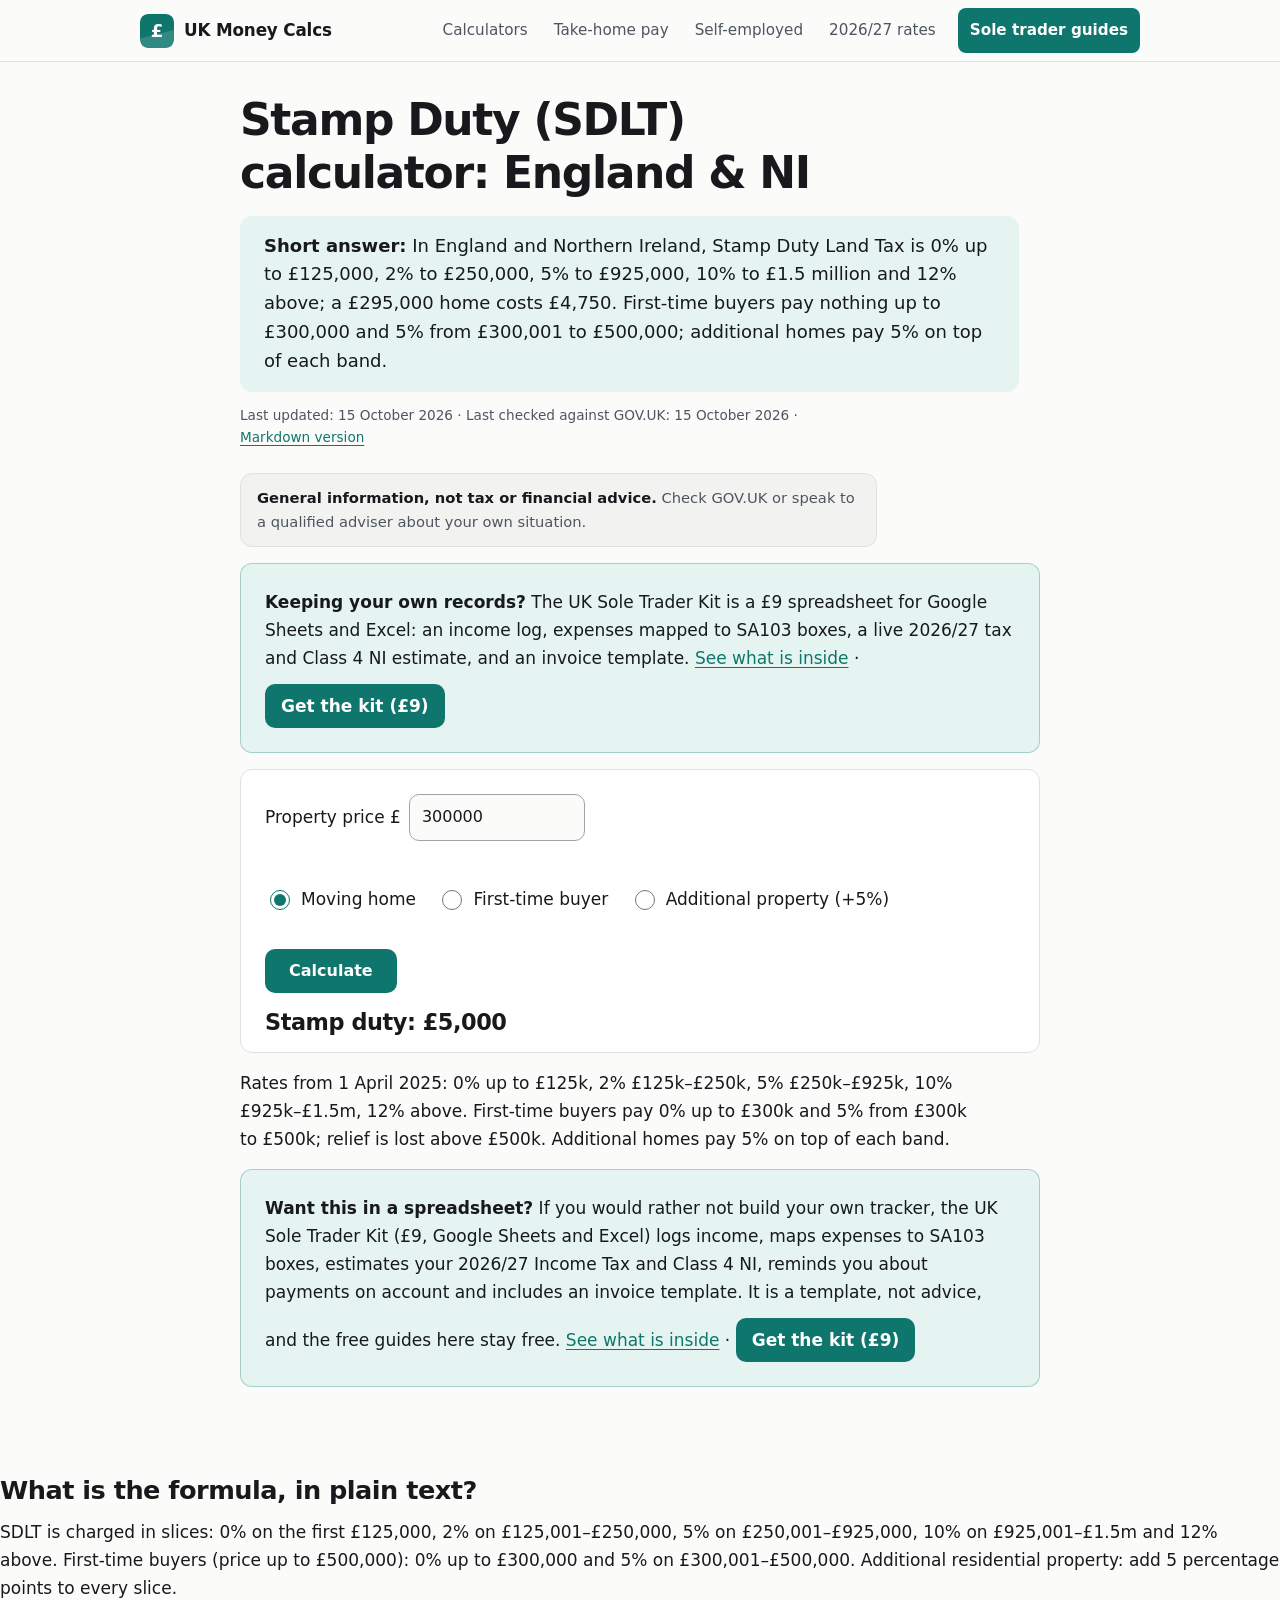
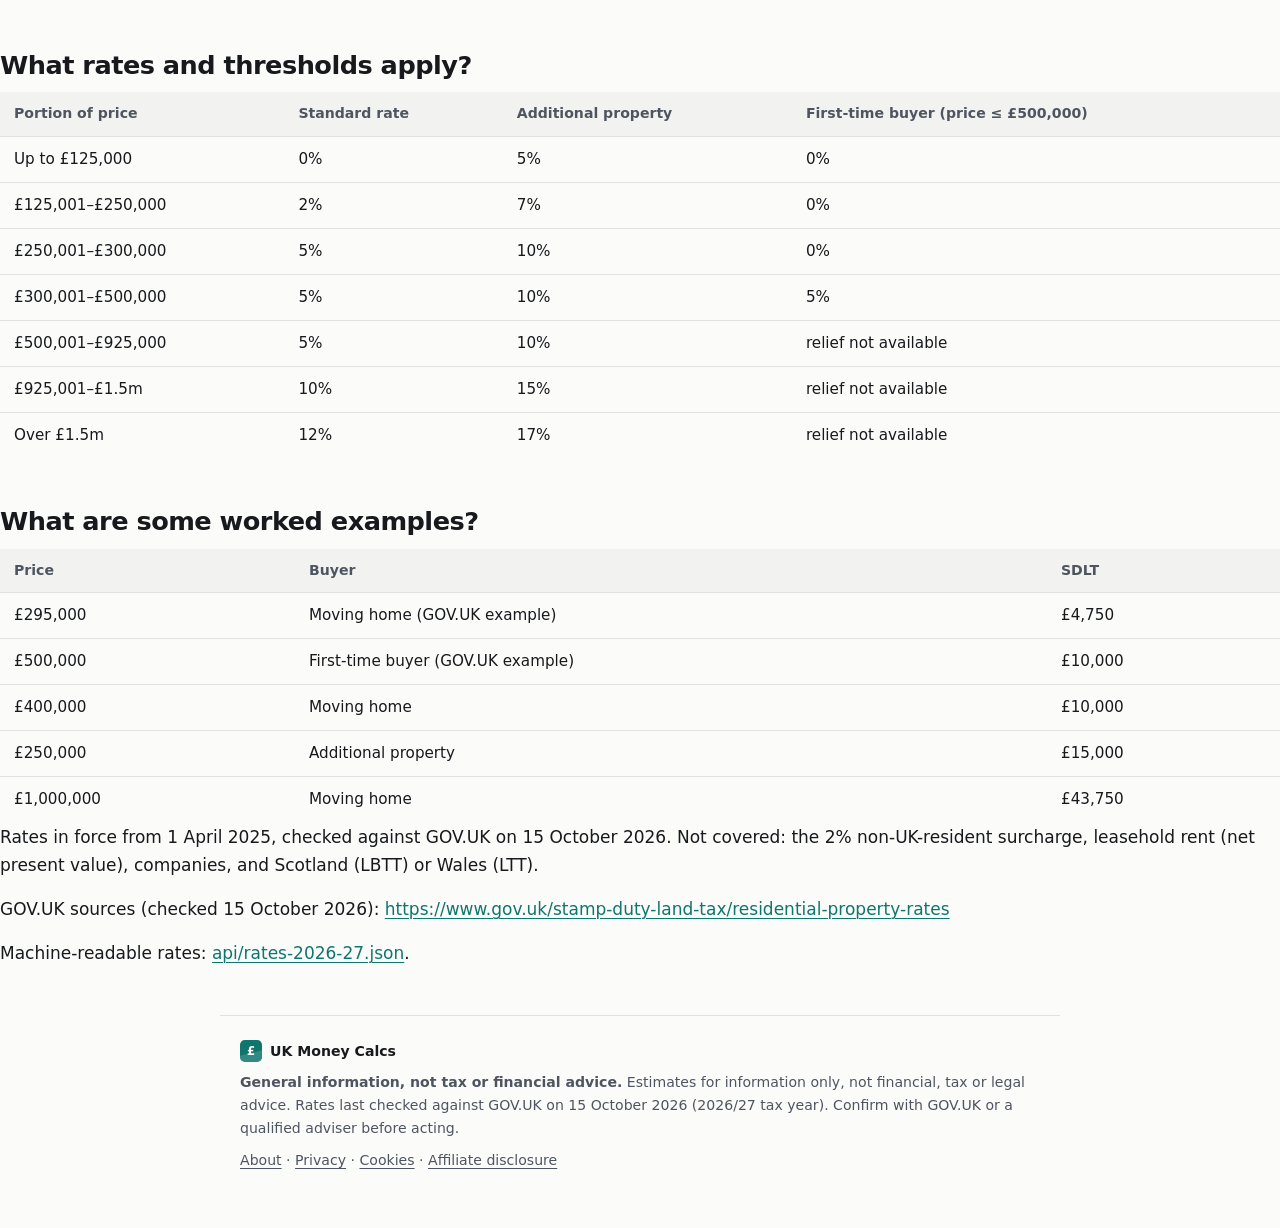
<file: stamp-duty.html>
<!doctype html><html lang="en-GB"><head><meta charset="utf-8"><meta name="viewport" content="width=device-width,initial-scale=1">
<title>Stamp Duty Calculator England 2026 | UK Money Calcs</title><meta name="description" content="Stamp Duty Land Tax calculator for England and Northern Ireland, covering first-time buyer relief and the 5% surcharge on additional properties."><meta name="google-site-verification" content="4ClukxyHFtP7GSHUR0D75dGuQpNh220_u6YMPQ5exTw" /><link rel="stylesheet" href="style.css"><link rel="icon" href="favicon.svg" type="image/svg+xml"><meta name="theme-color" content="#0f766e"><meta name="color-scheme" content="light dark"><link rel="canonical" href="https://calcs.andreiturcea.com/stamp-duty.html"><link rel="alternate" type="text/markdown" href="stamp-duty.html.md" title="Markdown version"><meta property="article:modified_time" content="2026-10-15"><script type="application/ld+json">{"@context": "https://schema.org", "@graph": [{"@type": "WebSite", "@id": "https://calcs.andreiturcea.com/#website", "name": "UK Money Calcs", "url": "https://calcs.andreiturcea.com/", "description": "Free UK personal-finance calculators for the 2026/27 tax year (England, Wales and Northern Ireland): take-home pay, self-employed tax, dividend tax, student loan repayments, Stamp Duty Land Tax, VAT and the VAT registration threshold. Each calculator page states its formula, rates and worked examples in plain text, with GOV.UK sources.", "inLanguage": "en-GB", "publisher": {"@id": "https://calcs.andreiturcea.com/#org"}}, {"@type": "Organization", "@id": "https://calcs.andreiturcea.com/#org", "name": "UK Money Calcs", "url": "https://calcs.andreiturcea.com/"}, {"@type": "WebPage", "@id": "https://calcs.andreiturcea.com/stamp-duty.html#webpage", "url": "https://calcs.andreiturcea.com/stamp-duty.html", "name": "Stamp Duty Calculator England 2026 | UK Money Calcs", "description": "Stamp Duty Land Tax calculator for England and Northern Ireland, covering first-time buyer relief and the 5% surcharge on additional properties.", "inLanguage": "en-GB", "isPartOf": {"@id": "https://calcs.andreiturcea.com/#website"}, "datePublished": "2026-10-15", "dateModified": "2026-10-15", "lastReviewed": "2026-10-15", "breadcrumb": {"@id": "https://calcs.andreiturcea.com/stamp-duty.html#breadcrumb"}, "encoding": {"@type": "MediaObject", "contentUrl": "https://calcs.andreiturcea.com/stamp-duty.html.md", "encodingFormat": "text/markdown"}}, {"@type": "BreadcrumbList", "@id": "https://calcs.andreiturcea.com/stamp-duty.html#breadcrumb", "itemListElement": [{"@type": "ListItem", "position": 1, "name": "UK Money Calcs", "item": "https://calcs.andreiturcea.com/"}, {"@type": "ListItem", "position": 2, "name": "Stamp Duty (SDLT) calculator: England & NI", "item": "https://calcs.andreiturcea.com/stamp-duty.html"}]}, {"@type": "WebApplication", "@id": "https://calcs.andreiturcea.com/stamp-duty.html#app", "name": "Stamp Duty (SDLT) calculator: England & NI", "url": "https://calcs.andreiturcea.com/stamp-duty.html", "description": "Stamp Duty Land Tax calculator for England and Northern Ireland, covering first-time buyer relief and the 5% surcharge on additional properties.", "applicationCategory": "FinanceApplication", "operatingSystem": "Any (runs in a web browser)", "browserRequirements": "Requires JavaScript", "isAccessibleForFree": true, "offers": {"@type": "Offer", "price": "0", "priceCurrency": "GBP"}, "publisher": {"@id": "https://calcs.andreiturcea.com/#org"}, "dateModified": "2026-10-15"}]}</script></head><body>
<a class="skip" href="#main">Skip to content</a><header class="site-header"><div class="wrap"><a class="brand" href="index.html"><img src="logo.svg" alt="" width="34" height="34"><span>UK Money Calcs</span></a><nav class="site-nav" aria-label="Main"><a href="index.html#calculators">Calculators</a><a href="take-home-pay.html">Take-home pay</a><a href="self-employed-tax-calculator.html">Self-employed</a><a href="income-tax-bands-2026-27.html">2026/27 rates</a><a class="btn-nav" href="https://kit.andreiturcea.com/">Sole trader guides</a></nav></div></header><main id="main">
<h1>Stamp Duty (SDLT) calculator: England & NI</h1><p id="answer" class="answer"><b>Short answer:</b> In England and Northern Ireland, Stamp Duty Land Tax is 0% up to £125,000, 2% to £250,000, 5% to £925,000, 10% to £1.5 million and 12% above; a £295,000 home costs £4,750. First-time buyers pay nothing up to £300,000 and 5% from £300,001 to £500,000; additional homes pay 5% on top of each band.</p><p id="last-updated" style="font-size:.85rem;color:#555">Last updated: <time datetime="2026-10-15">15 October 2026</time> · Last checked against GOV.UK: <time datetime="2026-10-15">15 October 2026</time> · <a href="stamp-duty.html.md">Markdown version</a></p><p class="note"><b>General information, not tax or financial advice.</b> Check GOV.UK or speak to a qualified adviser about your own situation.</p><div class="card sp kit-cta" id="kit-top"><b>Keeping your own records?</b> The UK Sole Trader Kit is a £9 spreadsheet for Google Sheets and Excel: an income log, expenses mapped to SA103 boxes, a live 2026/27 tax and Class 4 NI estimate, and an invoice template. <a href="https://kit.andreiturcea.com/">See what is inside</a> · <a href="https://turceapaul.gumroad.com/l/bmykeg">Get the kit (£9)</a></div><div class=card>
<label>Property price £ <input id=v type=number value=300000></label><br><br>
<label><input type=radio name=b value=m checked> Moving home</label> <label><input type=radio name=b value=f> First-time buyer</label> <label><input type=radio name=b value=a> Additional property (+5%)</label><br><br>
<button onclick=c()>Calculate</button><h2 id=o aria-live="polite"></h2></div>
<p>Rates from 1 April 2025: 0% up to £125k, 2% £125k–£250k, 5% £250k–£925k, 10% £925k–£1.5m, 12% above. First-time buyers pay 0% up to £300k and 5% from £300k to £500k; relief is lost above £500k. Additional homes pay 5% on top of each band.</p>
<script>function band(v,B){let t=0,prev=0;for(const[cap,r]of B){if(v>prev)t+=(Math.min(v,cap)-prev)*r;prev=cap}return t}
const STD=[[125000,0],[250000,.02],[925000,.05],[1500000,.10],[1e12,.12]];
function c(){let v=+document.getElementById('v').value,b=document.querySelector('[name=b]:checked').value,t;
if(b=='f'&&v<=500000)t=band(v,[[300000,0],[500000,.05]]);else if(b=='a')t=band(v,STD.map(([c,r])=>[c,r+.05]));else t=band(v,STD);
o.textContent='Stamp duty: £'+Math.round(t).toLocaleString('en-GB')}c()</script><div class="card sp kit-cta" id="kit-end"><b>Want this in a spreadsheet?</b> If you would rather not build your own tracker, the UK Sole Trader Kit (£9, Google Sheets and Excel) logs income, maps expenses to SA103 boxes, estimates your 2026/27 Income Tax and Class 4 NI, reminds you about payments on account and includes an invoice template. It is a template, not advice, and the free guides here stay free. <a href="https://kit.andreiturcea.com/">See what is inside</a> · <a href="https://turceapaul.gumroad.com/l/bmykeg">Get the kit (£9)</a></div></main><section id="formula-and-rates"><h2 id="how-is-it-calculated-plain-text">What is the formula, in plain text?</h2><p>SDLT is charged in slices: 0% on the first £125,000, 2% on £125,001–£250,000, 5% on £250,001–£925,000, 10% on £925,001–£1.5m and 12% above. First-time buyers (price up to £500,000): 0% up to £300,000 and 5% on £300,001–£500,000. Additional residential property: add 5 percentage points to every slice.</p><h2 id="rates-and-thresholds">What rates and thresholds apply?</h2><table><tr><th>Portion of price</th><th>Standard rate</th><th>Additional property</th><th>First-time buyer (price ≤ £500,000)</th></tr><tr><td>Up to £125,000</td><td>0%</td><td>5%</td><td>0%</td></tr><tr><td>£125,001–£250,000</td><td>2%</td><td>7%</td><td>0%</td></tr><tr><td>£250,001–£300,000</td><td>5%</td><td>10%</td><td>0%</td></tr><tr><td>£300,001–£500,000</td><td>5%</td><td>10%</td><td>5%</td></tr><tr><td>£500,001–£925,000</td><td>5%</td><td>10%</td><td>relief not available</td></tr><tr><td>£925,001–£1.5m</td><td>10%</td><td>15%</td><td>relief not available</td></tr><tr><td>Over £1.5m</td><td>12%</td><td>17%</td><td>relief not available</td></tr></table><h2 id="worked-examples">What are some worked examples?</h2><table><tr><th>Price</th><th>Buyer</th><th>SDLT</th></tr><tr><td>£295,000</td><td>Moving home (GOV.UK example)</td><td>£4,750</td></tr><tr><td>£500,000</td><td>First-time buyer (GOV.UK example)</td><td>£10,000</td></tr><tr><td>£400,000</td><td>Moving home</td><td>£10,000</td></tr><tr><td>£250,000</td><td>Additional property</td><td>£15,000</td></tr><tr><td>£1,000,000</td><td>Moving home</td><td>£43,750</td></tr></table><p>Rates in force from 1 April 2025, checked against GOV.UK on 15 October 2026. Not covered: the 2% non-UK-resident surcharge, leasehold rent (net present value), companies, and Scotland (LBTT) or Wales (LTT).</p><p>GOV.UK sources (checked 15 October 2026): <a href="https://www.gov.uk/stamp-duty-land-tax/residential-property-rates" rel="nofollow">https://www.gov.uk/stamp-duty-land-tax/residential-property-rates</a></p><p>Machine-readable rates: <a href="api/rates-2026-27.json">api/rates-2026-27.json</a>.</p></section>
<footer><div class="foot-brand"><img src="logo.svg" alt="" width="22" height="22">UK Money Calcs</div><b>General information, not tax or financial advice.</b> Estimates for information only, not financial, tax or legal advice. Rates last checked against GOV.UK on 15 October 2026 (2026/27 tax year). Confirm with GOV.UK or a qualified adviser before acting.<br><a href="about.html">About</a> · <a href="privacy.html">Privacy</a> · <a href="cookies.html">Cookies</a> · <a href="affiliate-disclosure.html">Affiliate disclosure</a></footer></body></html>
</file>
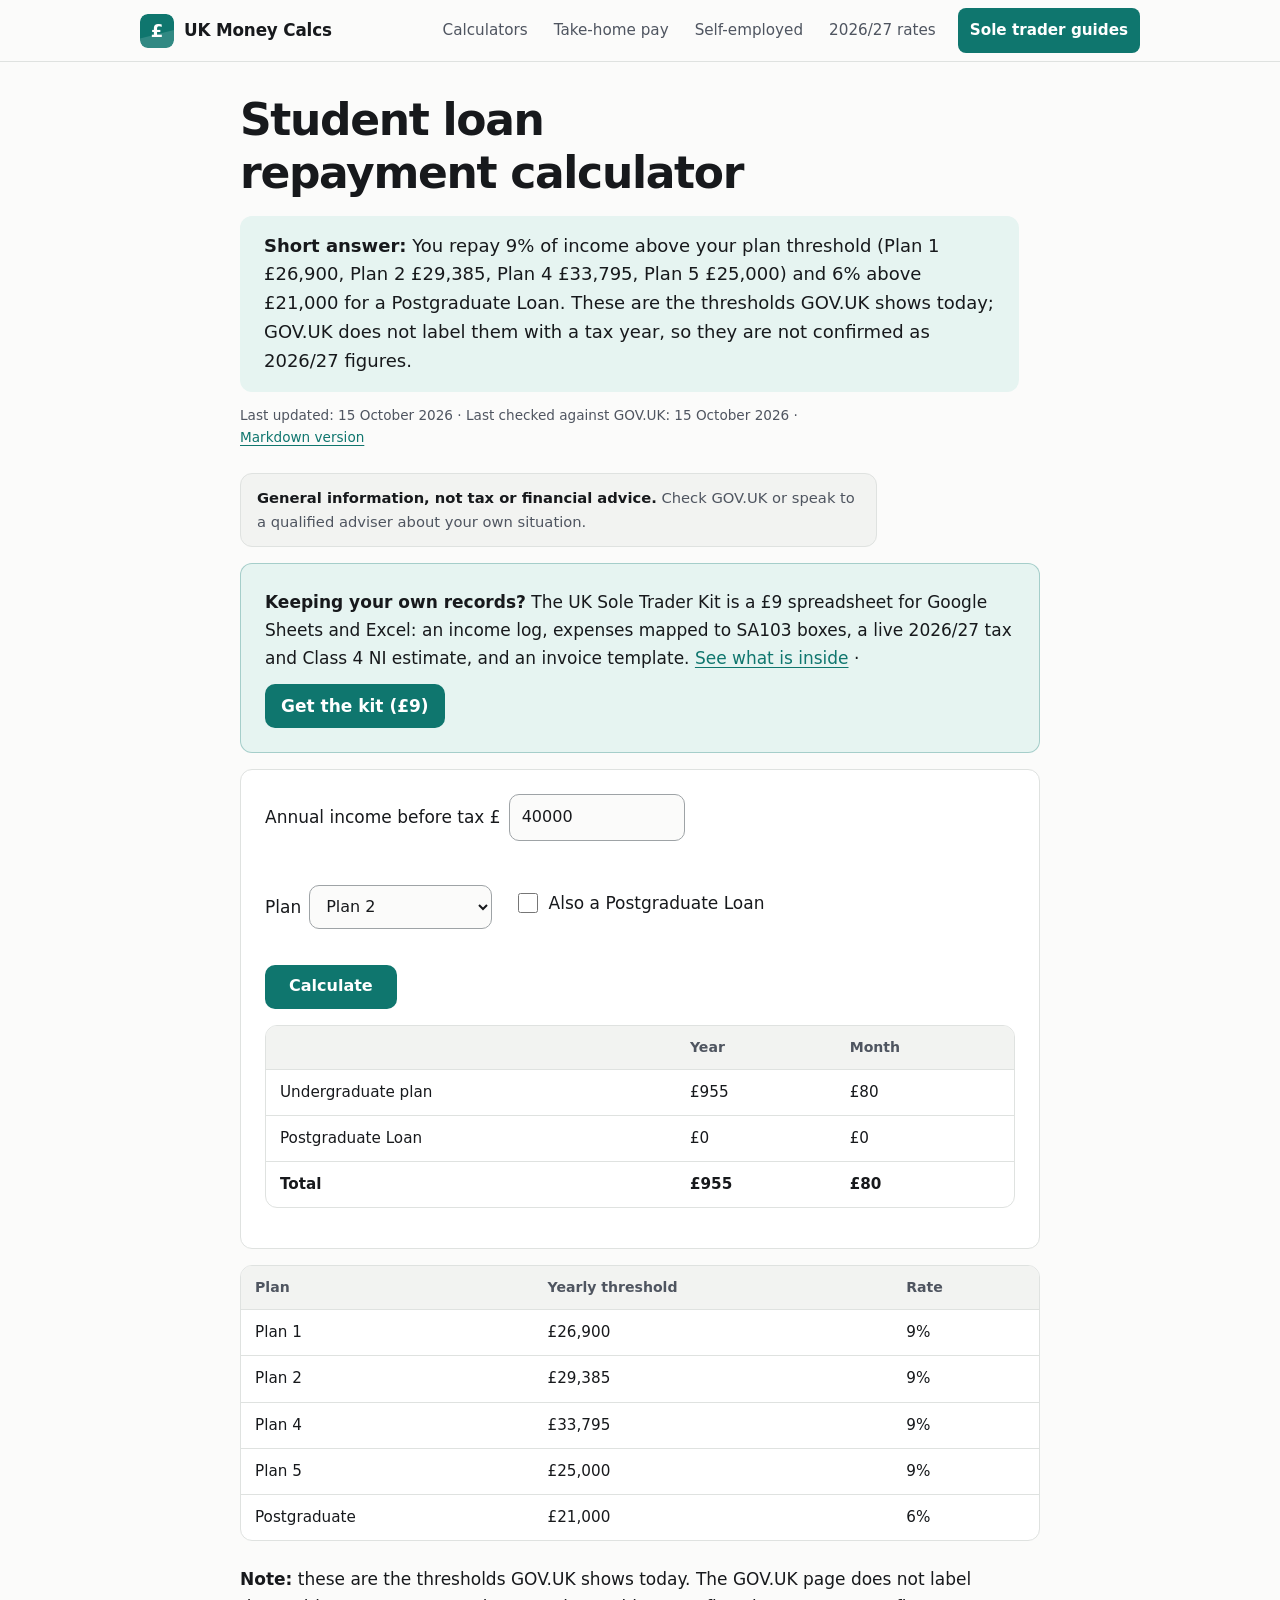
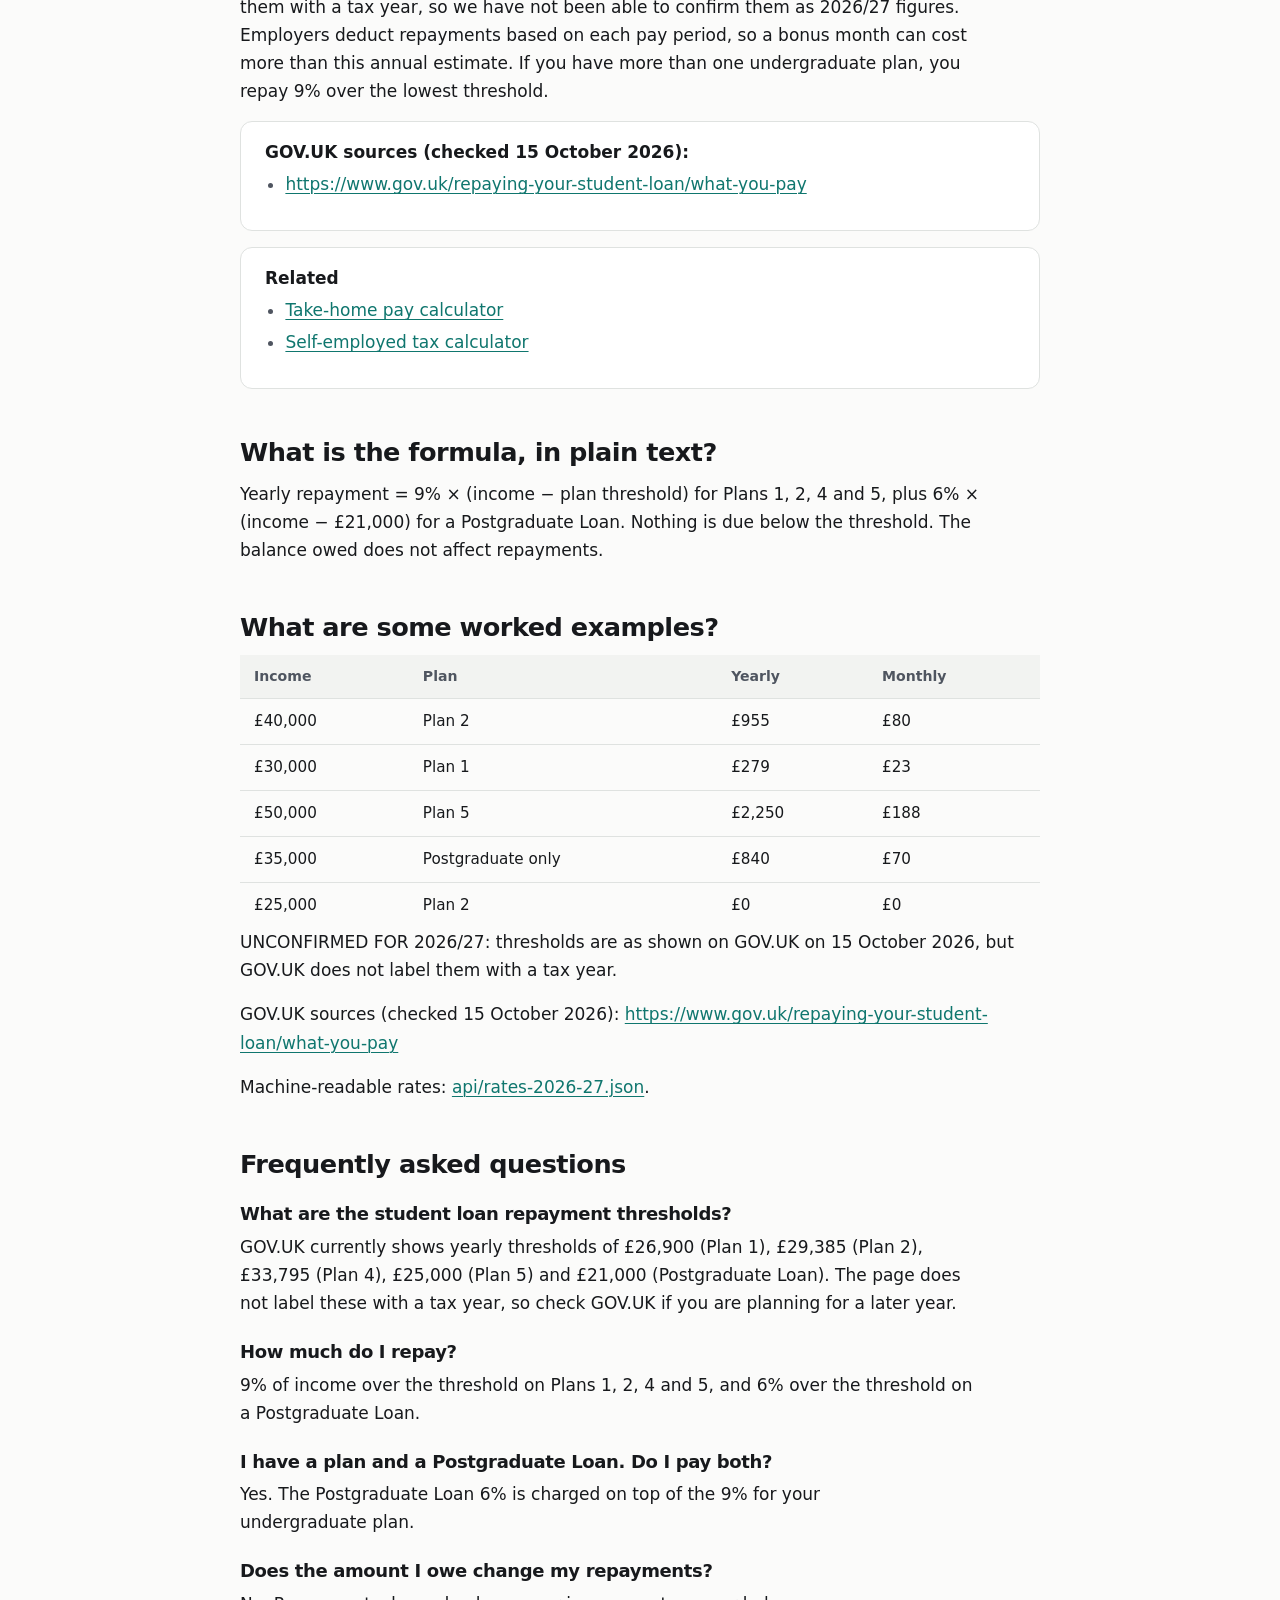
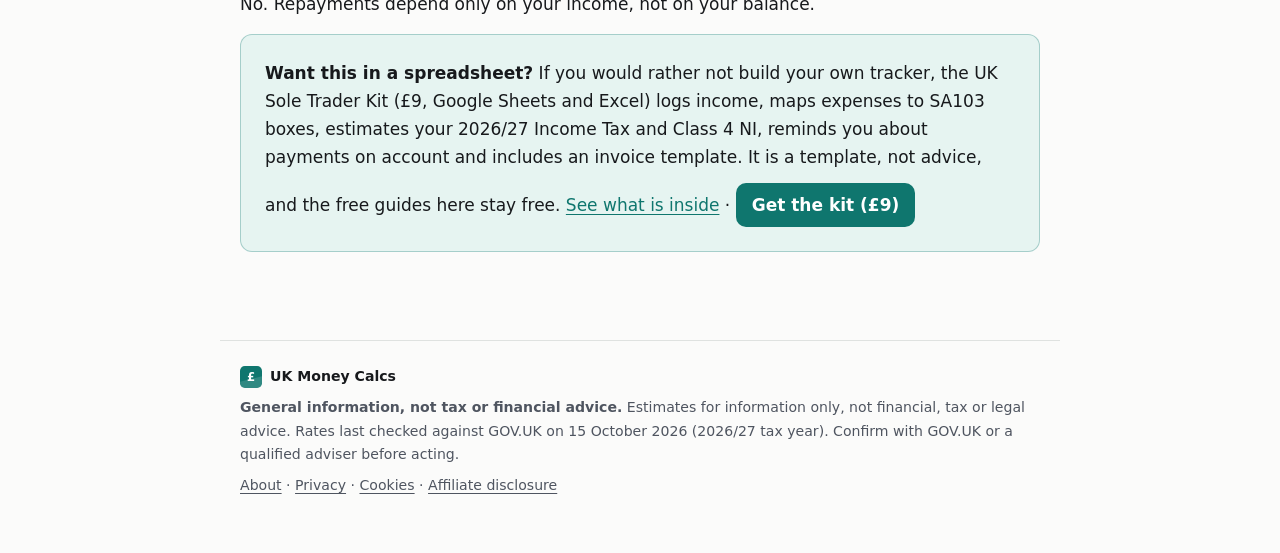
<file: student-loan-repayment-calculator.html>
<!doctype html><html lang="en-GB"><head><meta charset="utf-8"><meta name="viewport" content="width=device-width,initial-scale=1">
<title>Student Loan Repayment Calculator UK (Plan 1, 2, 4, 5, Postgrad) | UK Money Calcs</title><meta name="description" content="Work out your student loan repayments per year and per month from your income and plan type."><link rel="canonical" href="https://calcs.andreiturcea.com/student-loan-repayment-calculator.html"><meta name="google-site-verification" content="4ClukxyHFtP7GSHUR0D75dGuQpNh220_u6YMPQ5exTw" /><link rel="stylesheet" href="style.css"><script type="application/ld+json">{"@context": "https://schema.org", "@type": "FAQPage", "mainEntity": [{"@type": "Question", "name": "What are the student loan repayment thresholds?", "acceptedAnswer": {"@type": "Answer", "text": "GOV.UK currently shows yearly thresholds of £26,900 (Plan 1), £29,385 (Plan 2), £33,795 (Plan 4), £25,000 (Plan 5) and £21,000 (Postgraduate Loan). The page does not label these with a tax year, so check GOV.UK if you are planning for a later year."}}, {"@type": "Question", "name": "How much do I repay?", "acceptedAnswer": {"@type": "Answer", "text": "9% of income over the threshold on Plans 1, 2, 4 and 5, and 6% over the threshold on a Postgraduate Loan."}}, {"@type": "Question", "name": "I have a plan and a Postgraduate Loan. Do I pay both?", "acceptedAnswer": {"@type": "Answer", "text": "Yes. The Postgraduate Loan 6% is charged on top of the 9% for your undergraduate plan."}}, {"@type": "Question", "name": "Does the amount I owe change my repayments?", "acceptedAnswer": {"@type": "Answer", "text": "No. Repayments depend only on your income, not on your balance."}}]}</script><link rel="icon" href="favicon.svg" type="image/svg+xml"><meta name="theme-color" content="#0f766e"><meta name="color-scheme" content="light dark"><link rel="alternate" type="text/markdown" href="student-loan-repayment-calculator.html.md" title="Markdown version"><meta property="article:modified_time" content="2026-10-15"><script type="application/ld+json">{"@context": "https://schema.org", "@graph": [{"@type": "WebSite", "@id": "https://calcs.andreiturcea.com/#website", "name": "UK Money Calcs", "url": "https://calcs.andreiturcea.com/", "description": "Free UK personal-finance calculators for the 2026/27 tax year (England, Wales and Northern Ireland): take-home pay, self-employed tax, dividend tax, student loan repayments, Stamp Duty Land Tax, VAT and the VAT registration threshold. Each calculator page states its formula, rates and worked examples in plain text, with GOV.UK sources.", "inLanguage": "en-GB", "publisher": {"@id": "https://calcs.andreiturcea.com/#org"}}, {"@type": "Organization", "@id": "https://calcs.andreiturcea.com/#org", "name": "UK Money Calcs", "url": "https://calcs.andreiturcea.com/"}, {"@type": "WebPage", "@id": "https://calcs.andreiturcea.com/student-loan-repayment-calculator.html#webpage", "url": "https://calcs.andreiturcea.com/student-loan-repayment-calculator.html", "name": "Student Loan Repayment Calculator UK (Plan 1, 2, 4, 5, Postgrad) | UK Money Calcs", "description": "Work out your student loan repayments per year and per month from your income and plan type.", "inLanguage": "en-GB", "isPartOf": {"@id": "https://calcs.andreiturcea.com/#website"}, "datePublished": "2026-10-15", "dateModified": "2026-10-15", "lastReviewed": "2026-10-15", "breadcrumb": {"@id": "https://calcs.andreiturcea.com/student-loan-repayment-calculator.html#breadcrumb"}, "encoding": {"@type": "MediaObject", "contentUrl": "https://calcs.andreiturcea.com/student-loan-repayment-calculator.html.md", "encodingFormat": "text/markdown"}}, {"@type": "BreadcrumbList", "@id": "https://calcs.andreiturcea.com/student-loan-repayment-calculator.html#breadcrumb", "itemListElement": [{"@type": "ListItem", "position": 1, "name": "UK Money Calcs", "item": "https://calcs.andreiturcea.com/"}, {"@type": "ListItem", "position": 2, "name": "Student loan repayment calculator", "item": "https://calcs.andreiturcea.com/student-loan-repayment-calculator.html"}]}, {"@type": "WebApplication", "@id": "https://calcs.andreiturcea.com/student-loan-repayment-calculator.html#app", "name": "Student loan repayment calculator", "url": "https://calcs.andreiturcea.com/student-loan-repayment-calculator.html", "description": "Work out your student loan repayments per year and per month from your income and plan type.", "applicationCategory": "FinanceApplication", "operatingSystem": "Any (runs in a web browser)", "browserRequirements": "Requires JavaScript", "isAccessibleForFree": true, "offers": {"@type": "Offer", "price": "0", "priceCurrency": "GBP"}, "publisher": {"@id": "https://calcs.andreiturcea.com/#org"}, "dateModified": "2026-10-15"}]}</script></head><body>
<a class="skip" href="#main">Skip to content</a><header class="site-header"><div class="wrap"><a class="brand" href="index.html"><img src="logo.svg" alt="" width="34" height="34"><span>UK Money Calcs</span></a><nav class="site-nav" aria-label="Main"><a href="index.html#calculators">Calculators</a><a href="take-home-pay.html">Take-home pay</a><a href="self-employed-tax-calculator.html">Self-employed</a><a href="income-tax-bands-2026-27.html">2026/27 rates</a><a class="btn-nav" href="https://kit.andreiturcea.com/">Sole trader guides</a></nav></div></header><main id="main">
<h1>Student loan repayment calculator</h1><p id="answer" class="answer"><b>Short answer:</b> You repay 9% of income above your plan threshold (Plan 1 £26,900, Plan 2 £29,385, Plan 4 £33,795, Plan 5 £25,000) and 6% above £21,000 for a Postgraduate Loan. These are the thresholds GOV.UK shows today; GOV.UK does not label them with a tax year, so they are not confirmed as 2026/27 figures.</p><p id="last-updated" style="font-size:.85rem;color:#555">Last updated: <time datetime="2026-10-15">15 October 2026</time> · Last checked against GOV.UK: <time datetime="2026-10-15">15 October 2026</time> · <a href="student-loan-repayment-calculator.html.md">Markdown version</a></p><p class="note"><b>General information, not tax or financial advice.</b> Check GOV.UK or speak to a qualified adviser about your own situation.</p><div class="card sp kit-cta" id="kit-top"><b>Keeping your own records?</b> The UK Sole Trader Kit is a £9 spreadsheet for Google Sheets and Excel: an income log, expenses mapped to SA103 boxes, a live 2026/27 tax and Class 4 NI estimate, and an invoice template. <a href="https://kit.andreiturcea.com/">See what is inside</a> · <a href="https://turceapaul.gumroad.com/l/bmykeg">Get the kit (£9)</a></div><div class=card>
<label>Annual income before tax £ <input id=s type=number value=40000></label><br><br>
<label>Plan <select id=p><option value=0>None</option><option value=1>Plan 1</option><option value=2 selected>Plan 2</option><option value=4>Plan 4 (Scotland)</option><option value=5>Plan 5</option></select></label>
<label><input type=checkbox id=pg> Also a Postgraduate Loan</label><br><br><button onclick=c()>Calculate</button><div id=o aria-live="polite"></div></div>
<script>function F(n){return '£'+Math.round(n).toLocaleString('en-GB')}const T={1:26900,2:29385,4:33795,5:25000};
function c(){let s=+document.getElementById('s').value,p=+document.getElementById('p').value,u=p?Math.max(0,s-T[p])*.09:0,g=document.getElementById('pg').checked?Math.max(0,s-21000)*.06:0;
o.innerHTML=`<div class="table-wrap" role="region" tabindex="0" aria-label="Table (scrolls sideways on small screens)"><table><tr><th></th><th>Year</th><th>Month</th></tr><tr><td>Undergraduate plan</td><td>${F(u)}</td><td>${F(u/12)}</td></tr><tr><td>Postgraduate Loan</td><td>${F(g)}</td><td>${F(g/12)}</td></tr><tr><td><b>Total</b></td><td><b>${F(u+g)}</b></td><td><b>${F((u+g)/12)}</b></td></tr></table></div>`}c()</script>
<div class="table-wrap" role="region" tabindex="0" aria-label="Table (scrolls sideways on small screens)"><table><tr><th>Plan</th><th>Yearly threshold</th><th>Rate</th></tr><tr><td>Plan 1</td><td>£26,900</td><td>9%</td></tr><tr><td>Plan 2</td><td>£29,385</td><td>9%</td></tr><tr><td>Plan 4</td><td>£33,795</td><td>9%</td></tr><tr><td>Plan 5</td><td>£25,000</td><td>9%</td></tr><tr><td>Postgraduate</td><td>£21,000</td><td>6%</td></tr></table></div>
<p><b>Note:</b> these are the thresholds GOV.UK shows today. The GOV.UK page does not label them with a tax year, so we have not been able to confirm them as 2026/27 figures. Employers deduct repayments based on each pay period, so a bonus month can cost more than this annual estimate. If you have more than one undergraduate plan, you repay 9% over the lowest threshold.</p>
<div class=card><b>GOV.UK sources (checked 15 October 2026):</b><ul><li><a href="https://www.gov.uk/repaying-your-student-loan/what-you-pay" rel="nofollow">https://www.gov.uk/repaying-your-student-loan/what-you-pay</a></li></ul></div><div class=card><b>Related</b><ul><li><a href="take-home-pay.html">Take-home pay calculator</a></li><li><a href="self-employed-tax-calculator.html">Self-employed tax calculator</a></li></ul></div><section id="formula-and-rates"><h2 id="how-is-it-calculated-plain-text">What is the formula, in plain text?</h2><p>Yearly repayment = 9% × (income − plan threshold) for Plans 1, 2, 4 and 5, plus 6% × (income − £21,000) for a Postgraduate Loan. Nothing is due below the threshold. The balance owed does not affect repayments.</p><h2 id="worked-examples">What are some worked examples?</h2><table><tr><th>Income</th><th>Plan</th><th>Yearly</th><th>Monthly</th></tr><tr><td>£40,000</td><td>Plan 2</td><td>£955</td><td>£80</td></tr><tr><td>£30,000</td><td>Plan 1</td><td>£279</td><td>£23</td></tr><tr><td>£50,000</td><td>Plan 5</td><td>£2,250</td><td>£188</td></tr><tr><td>£35,000</td><td>Postgraduate only</td><td>£840</td><td>£70</td></tr><tr><td>£25,000</td><td>Plan 2</td><td>£0</td><td>£0</td></tr></table><p>UNCONFIRMED FOR 2026/27: thresholds are as shown on GOV.UK on 15 October 2026, but GOV.UK does not label them with a tax year.</p><p>GOV.UK sources (checked 15 October 2026): <a href="https://www.gov.uk/repaying-your-student-loan/what-you-pay" rel="nofollow">https://www.gov.uk/repaying-your-student-loan/what-you-pay</a></p><p>Machine-readable rates: <a href="api/rates-2026-27.json">api/rates-2026-27.json</a>.</p></section><h2 id="frequently-asked-questions">Frequently asked questions</h2><h3 id="what-are-the-student-loan-repayment-thresholds">What are the student loan repayment thresholds?</h3><p>GOV.UK currently shows yearly thresholds of £26,900 (Plan 1), £29,385 (Plan 2), £33,795 (Plan 4), £25,000 (Plan 5) and £21,000 (Postgraduate Loan). The page does not label these with a tax year, so check GOV.UK if you are planning for a later year.</p><h3 id="how-much-do-i-repay">How much do I repay?</h3><p>9% of income over the threshold on Plans 1, 2, 4 and 5, and 6% over the threshold on a Postgraduate Loan.</p><h3 id="i-have-a-plan-and-a-postgraduate-loan-do-i-pay-both">I have a plan and a Postgraduate Loan. Do I pay both?</h3><p>Yes. The Postgraduate Loan 6% is charged on top of the 9% for your undergraduate plan.</p><h3 id="does-the-amount-i-owe-change-my-repayments">Does the amount I owe change my repayments?</h3><p>No. Repayments depend only on your income, not on your balance.</p><div class="card sp kit-cta" id="kit-end"><b>Want this in a spreadsheet?</b> If you would rather not build your own tracker, the UK Sole Trader Kit (£9, Google Sheets and Excel) logs income, maps expenses to SA103 boxes, estimates your 2026/27 Income Tax and Class 4 NI, reminds you about payments on account and includes an invoice template. It is a template, not advice, and the free guides here stay free. <a href="https://kit.andreiturcea.com/">See what is inside</a> · <a href="https://turceapaul.gumroad.com/l/bmykeg">Get the kit (£9)</a></div></main>
<footer><div class="foot-brand"><img src="logo.svg" alt="" width="22" height="22">UK Money Calcs</div><b>General information, not tax or financial advice.</b> Estimates for information only, not financial, tax or legal advice. Rates last checked against GOV.UK on 15 October 2026 (2026/27 tax year). Confirm with GOV.UK or a qualified adviser before acting.<br><a href="about.html">About</a> · <a href="privacy.html">Privacy</a> · <a href="cookies.html">Cookies</a> · <a href="affiliate-disclosure.html">Affiliate disclosure</a></footer></body></html>
</file>
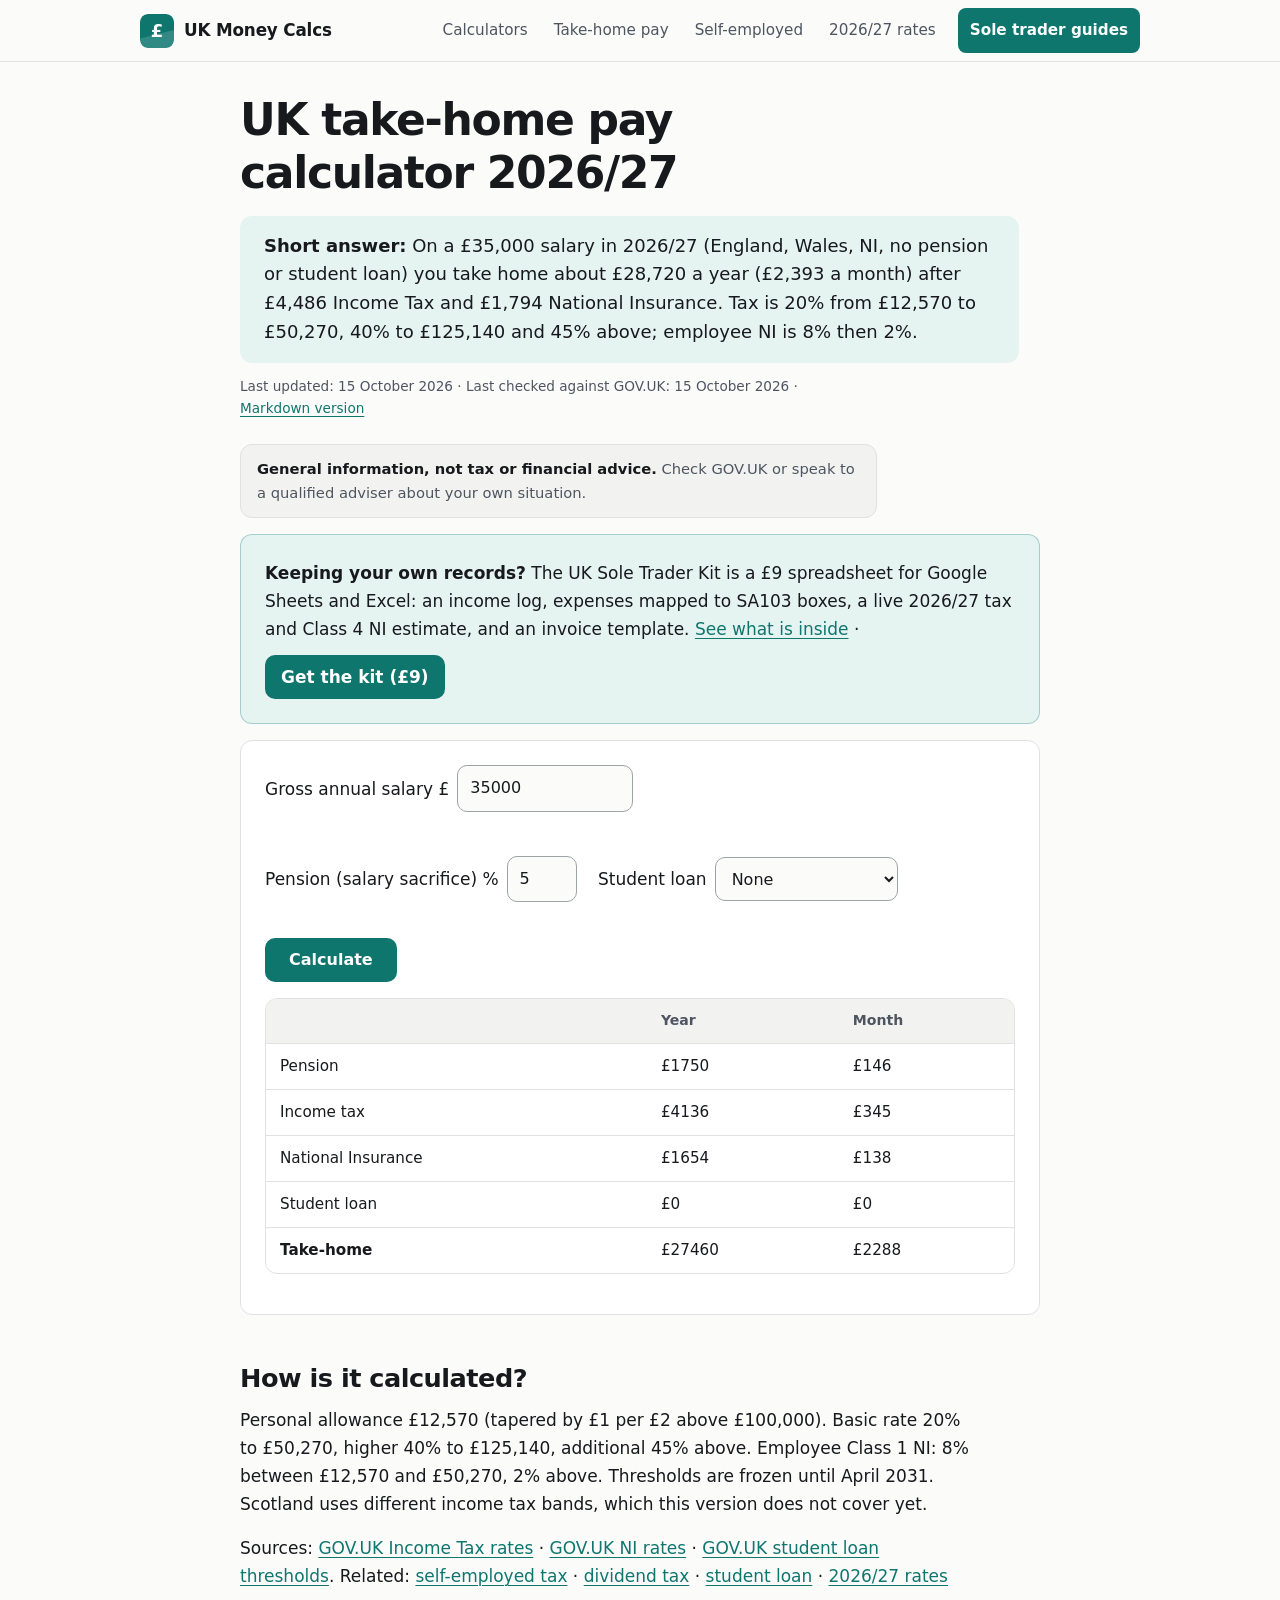
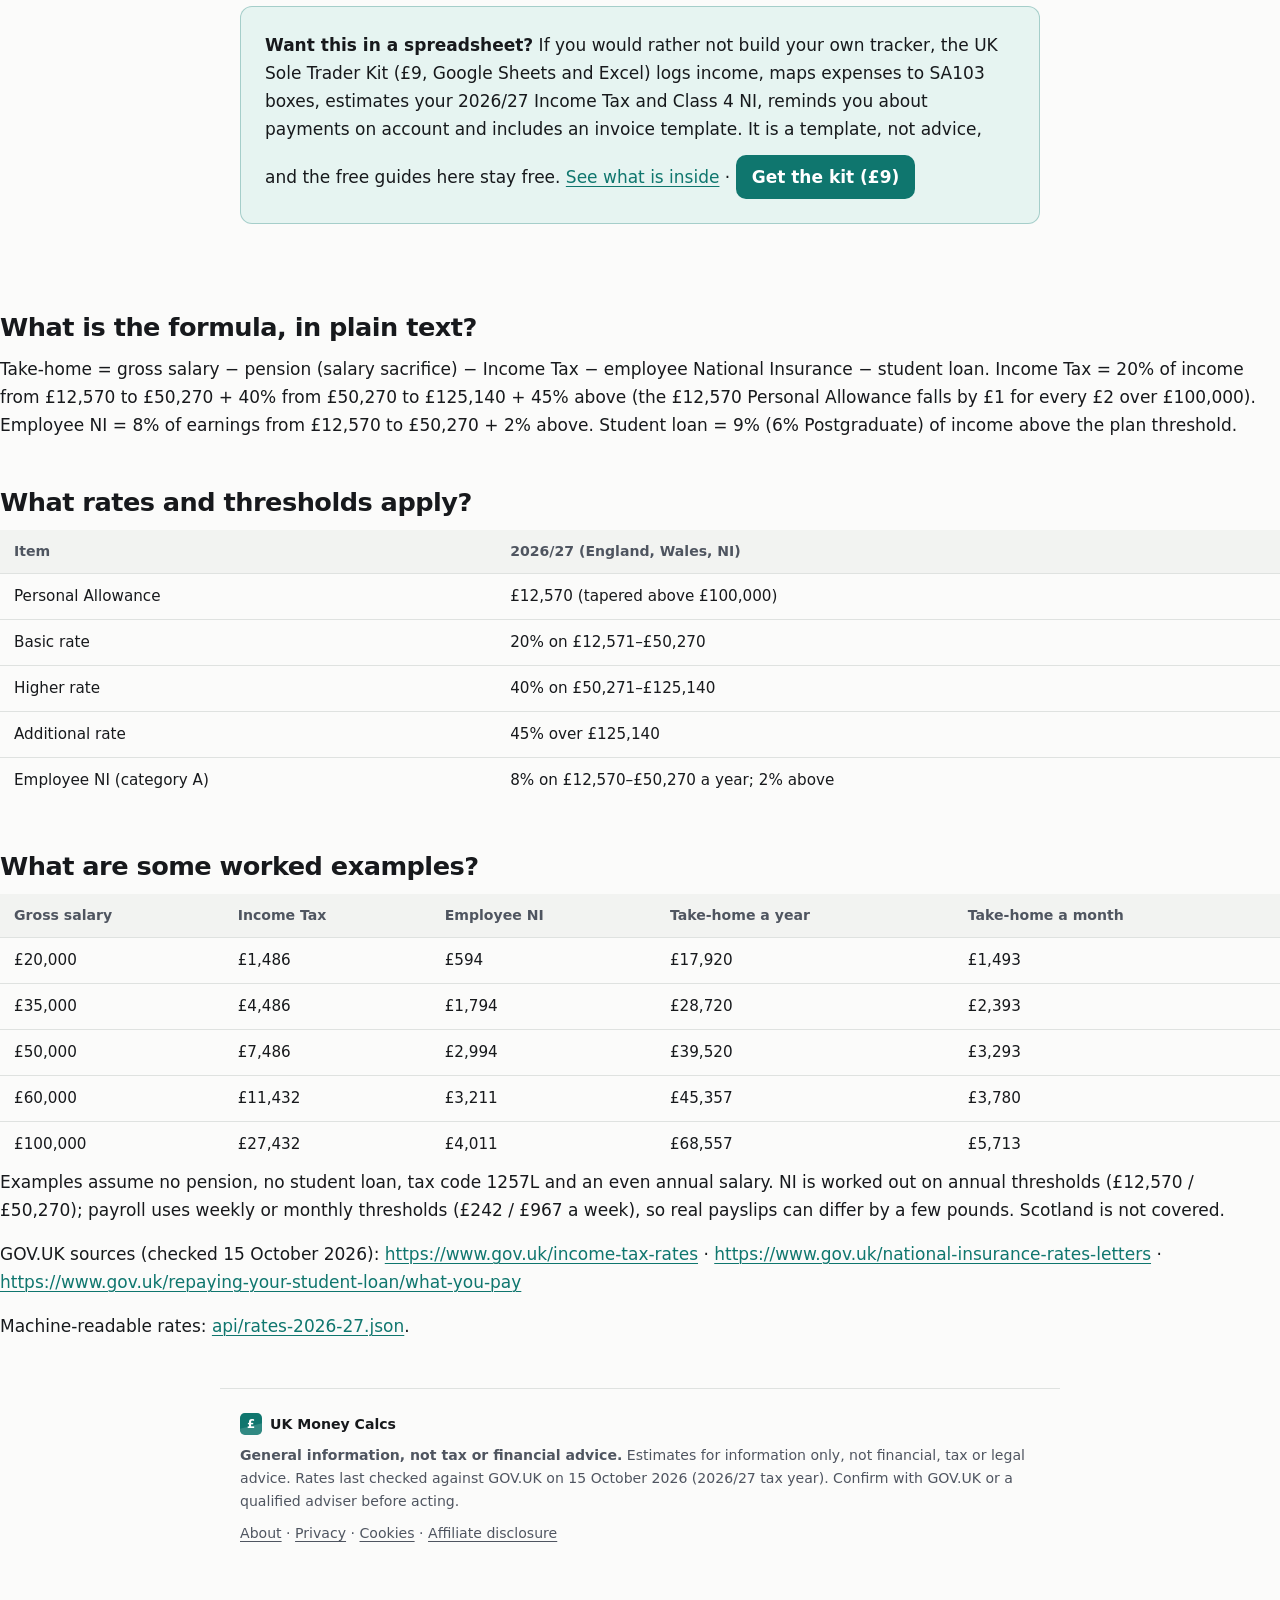
<file: take-home-pay.html>
<!doctype html><html lang="en-GB"><head><meta charset="utf-8"><meta name="viewport" content="width=device-width,initial-scale=1">
<title>UK Take-Home Pay Calculator 2026/27 | UK Money Calcs</title><meta name="description" content="Work out your take-home pay after income tax, National Insurance, pension and student loan (England, Wales and NI)."><meta name="google-site-verification" content="4ClukxyHFtP7GSHUR0D75dGuQpNh220_u6YMPQ5exTw" /><link rel="stylesheet" href="style.css"><link rel="icon" href="favicon.svg" type="image/svg+xml"><meta name="theme-color" content="#0f766e"><meta name="color-scheme" content="light dark"><link rel="canonical" href="https://calcs.andreiturcea.com/take-home-pay.html"><link rel="alternate" type="text/markdown" href="take-home-pay.html.md" title="Markdown version"><meta property="article:modified_time" content="2026-10-15"><script type="application/ld+json">{"@context": "https://schema.org", "@graph": [{"@type": "WebSite", "@id": "https://calcs.andreiturcea.com/#website", "name": "UK Money Calcs", "url": "https://calcs.andreiturcea.com/", "description": "Free UK personal-finance calculators for the 2026/27 tax year (England, Wales and Northern Ireland): take-home pay, self-employed tax, dividend tax, student loan repayments, Stamp Duty Land Tax, VAT and the VAT registration threshold. Each calculator page states its formula, rates and worked examples in plain text, with GOV.UK sources.", "inLanguage": "en-GB", "publisher": {"@id": "https://calcs.andreiturcea.com/#org"}}, {"@type": "Organization", "@id": "https://calcs.andreiturcea.com/#org", "name": "UK Money Calcs", "url": "https://calcs.andreiturcea.com/"}, {"@type": "WebPage", "@id": "https://calcs.andreiturcea.com/take-home-pay.html#webpage", "url": "https://calcs.andreiturcea.com/take-home-pay.html", "name": "UK Take-Home Pay Calculator 2026/27 | UK Money Calcs", "description": "Work out your take-home pay after income tax, National Insurance, pension and student loan (England, Wales and NI).", "inLanguage": "en-GB", "isPartOf": {"@id": "https://calcs.andreiturcea.com/#website"}, "datePublished": "2026-10-15", "dateModified": "2026-10-15", "lastReviewed": "2026-10-15", "breadcrumb": {"@id": "https://calcs.andreiturcea.com/take-home-pay.html#breadcrumb"}, "encoding": {"@type": "MediaObject", "contentUrl": "https://calcs.andreiturcea.com/take-home-pay.html.md", "encodingFormat": "text/markdown"}}, {"@type": "BreadcrumbList", "@id": "https://calcs.andreiturcea.com/take-home-pay.html#breadcrumb", "itemListElement": [{"@type": "ListItem", "position": 1, "name": "UK Money Calcs", "item": "https://calcs.andreiturcea.com/"}, {"@type": "ListItem", "position": 2, "name": "UK take-home pay calculator 2026/27", "item": "https://calcs.andreiturcea.com/take-home-pay.html"}]}, {"@type": "WebApplication", "@id": "https://calcs.andreiturcea.com/take-home-pay.html#app", "name": "UK take-home pay calculator 2026/27", "url": "https://calcs.andreiturcea.com/take-home-pay.html", "description": "Work out your take-home pay after income tax, National Insurance, pension and student loan (England, Wales and NI).", "applicationCategory": "FinanceApplication", "operatingSystem": "Any (runs in a web browser)", "browserRequirements": "Requires JavaScript", "isAccessibleForFree": true, "offers": {"@type": "Offer", "price": "0", "priceCurrency": "GBP"}, "publisher": {"@id": "https://calcs.andreiturcea.com/#org"}, "dateModified": "2026-10-15"}]}</script></head><body>
<a class="skip" href="#main">Skip to content</a><header class="site-header"><div class="wrap"><a class="brand" href="index.html"><img src="logo.svg" alt="" width="34" height="34"><span>UK Money Calcs</span></a><nav class="site-nav" aria-label="Main"><a href="index.html#calculators">Calculators</a><a href="take-home-pay.html">Take-home pay</a><a href="self-employed-tax-calculator.html">Self-employed</a><a href="income-tax-bands-2026-27.html">2026/27 rates</a><a class="btn-nav" href="https://kit.andreiturcea.com/">Sole trader guides</a></nav></div></header><main id="main">
<h1>UK take-home pay calculator 2026/27</h1><p id="answer" class="answer"><b>Short answer:</b> On a £35,000 salary in 2026/27 (England, Wales, NI, no pension or student loan) you take home about £28,720 a year (£2,393 a month) after £4,486 Income Tax and £1,794 National Insurance. Tax is 20% from £12,570 to £50,270, 40% to £125,140 and 45% above; employee NI is 8% then 2%.</p><p id="last-updated" style="font-size:.85rem;color:#555">Last updated: <time datetime="2026-10-15">15 October 2026</time> · Last checked against GOV.UK: <time datetime="2026-10-15">15 October 2026</time> · <a href="take-home-pay.html.md">Markdown version</a></p><p class="note"><b>General information, not tax or financial advice.</b> Check GOV.UK or speak to a qualified adviser about your own situation.</p><div class="card sp kit-cta" id="kit-top"><b>Keeping your own records?</b> The UK Sole Trader Kit is a £9 spreadsheet for Google Sheets and Excel: an income log, expenses mapped to SA103 boxes, a live 2026/27 tax and Class 4 NI estimate, and an invoice template. <a href="https://kit.andreiturcea.com/">See what is inside</a> · <a href="https://turceapaul.gumroad.com/l/bmykeg">Get the kit (£9)</a></div><div class="card">
<label>Gross annual salary £ <input id=s type=number value=35000></label><br><br>
<label>Pension (salary sacrifice) % <input id=p type=number value=5 style="width:70px"></label>
<label>Student loan <select id=sl><option value=0>None</option><option value=1>Plan 1</option><option value=2>Plan 2</option><option value=4>Plan 4 (Scotland)</option><option value=5>Plan 5</option><option value=9>Postgrad</option></select></label><br><br>
<button onclick=calc()>Calculate</button><div id=o aria-live="polite"></div></div>
<h2 id="how-is-it-calculated">How is it calculated?</h2><p>Personal allowance £12,570 (tapered by £1 per £2 above £100,000). Basic rate 20% to £50,270, higher 40% to £125,140, additional 45% above. Employee Class 1 NI: 8% between £12,570 and £50,270, 2% above. Thresholds are frozen until April 2031. Scotland uses different income tax bands, which this version does not cover yet.</p><p>Sources: <a href="https://www.gov.uk/income-tax-rates" rel="nofollow">GOV.UK Income Tax rates</a> · <a href="https://www.gov.uk/national-insurance-rates-letters" rel="nofollow">GOV.UK NI rates</a> · <a href="https://www.gov.uk/repaying-your-student-loan/what-you-pay" rel="nofollow">GOV.UK student loan thresholds</a>. Related: <a href="self-employed-tax-calculator.html">self-employed tax</a> · <a href="dividend-tax-calculator.html">dividend tax</a> · <a href="student-loan-repayment-calculator.html">student loan</a> · <a href="income-tax-bands-2026-27.html">2026/27 rates</a></p>
<script>
const SL={1:[26900,.09],2:[29385,.09],4:[33795,.09],5:[25000,.09],9:[21000,.06]};
function tax(t){let pa=12570;if(t>100000)pa=Math.max(0,pa-(t-100000)/2);let x=Math.max(0,t-pa),b=Math.min(x,37700),h=Math.min(Math.max(0,x-37700),125140-37700-pa>0?125140-pa-37700:0),a=Math.max(0,x-b-h);return b*.2+h*.4+a*.45}
function calc(){let s=+S('s'),p=s*(+S('p'))/100,g=s-p,t=tax(g),ni=Math.max(0,Math.min(g,50270)-12570)*.08+Math.max(0,g-50270)*.02,k=S('sl'),l=k>0?Math.max(0,g-SL[k][0])*SL[k][1]:0,n=g-t-ni-l;
o.innerHTML=`<div class="table-wrap" role="region" tabindex="0" aria-label="Table (scrolls sideways on small screens)"><table><tr><th></th><th>Year</th><th>Month</th></tr>${[['Pension',p],['Income tax',t],['National Insurance',ni],['Student loan',l],['<b>Take-home</b>',n]].map(r=>`<tr><td>${r[0]}</td><td>£${r[1].toFixed(0)}</td><td>£${(r[1]/12).toFixed(0)}</td></tr>`).join('')}</table></div>`}
function S(i){return document.getElementById(i).value}calc()</script><div class="card sp kit-cta" id="kit-end"><b>Want this in a spreadsheet?</b> If you would rather not build your own tracker, the UK Sole Trader Kit (£9, Google Sheets and Excel) logs income, maps expenses to SA103 boxes, estimates your 2026/27 Income Tax and Class 4 NI, reminds you about payments on account and includes an invoice template. It is a template, not advice, and the free guides here stay free. <a href="https://kit.andreiturcea.com/">See what is inside</a> · <a href="https://turceapaul.gumroad.com/l/bmykeg">Get the kit (£9)</a></div></main><section id="formula-and-rates"><h2 id="how-is-it-calculated-plain-text">What is the formula, in plain text?</h2><p>Take-home = gross salary − pension (salary sacrifice) − Income Tax − employee National Insurance − student loan. Income Tax = 20% of income from £12,570 to £50,270 + 40% from £50,270 to £125,140 + 45% above (the £12,570 Personal Allowance falls by £1 for every £2 over £100,000). Employee NI = 8% of earnings from £12,570 to £50,270 + 2% above. Student loan = 9% (6% Postgraduate) of income above the plan threshold.</p><h2 id="rates-and-thresholds">What rates and thresholds apply?</h2><table><tr><th>Item</th><th>2026/27 (England, Wales, NI)</th></tr><tr><td>Personal Allowance</td><td>£12,570 (tapered above £100,000)</td></tr><tr><td>Basic rate</td><td>20% on £12,571–£50,270</td></tr><tr><td>Higher rate</td><td>40% on £50,271–£125,140</td></tr><tr><td>Additional rate</td><td>45% over £125,140</td></tr><tr><td>Employee NI (category A)</td><td>8% on £12,570–£50,270 a year; 2% above</td></tr></table><h2 id="worked-examples">What are some worked examples?</h2><table><tr><th>Gross salary</th><th>Income Tax</th><th>Employee NI</th><th>Take-home a year</th><th>Take-home a month</th></tr><tr><td>£20,000</td><td>£1,486</td><td>£594</td><td>£17,920</td><td>£1,493</td></tr><tr><td>£35,000</td><td>£4,486</td><td>£1,794</td><td>£28,720</td><td>£2,393</td></tr><tr><td>£50,000</td><td>£7,486</td><td>£2,994</td><td>£39,520</td><td>£3,293</td></tr><tr><td>£60,000</td><td>£11,432</td><td>£3,211</td><td>£45,357</td><td>£3,780</td></tr><tr><td>£100,000</td><td>£27,432</td><td>£4,011</td><td>£68,557</td><td>£5,713</td></tr></table><p>Examples assume no pension, no student loan, tax code 1257L and an even annual salary. NI is worked out on annual thresholds (£12,570 / £50,270); payroll uses weekly or monthly thresholds (£242 / £967 a week), so real payslips can differ by a few pounds. Scotland is not covered.</p><p>GOV.UK sources (checked 15 October 2026): <a href="https://www.gov.uk/income-tax-rates" rel="nofollow">https://www.gov.uk/income-tax-rates</a> · <a href="https://www.gov.uk/national-insurance-rates-letters" rel="nofollow">https://www.gov.uk/national-insurance-rates-letters</a> · <a href="https://www.gov.uk/repaying-your-student-loan/what-you-pay" rel="nofollow">https://www.gov.uk/repaying-your-student-loan/what-you-pay</a></p><p>Machine-readable rates: <a href="api/rates-2026-27.json">api/rates-2026-27.json</a>.</p></section>
<footer><div class="foot-brand"><img src="logo.svg" alt="" width="22" height="22">UK Money Calcs</div><b>General information, not tax or financial advice.</b> Estimates for information only, not financial, tax or legal advice. Rates last checked against GOV.UK on 15 October 2026 (2026/27 tax year). Confirm with GOV.UK or a qualified adviser before acting.<br><a href="about.html">About</a> · <a href="privacy.html">Privacy</a> · <a href="cookies.html">Cookies</a> · <a href="affiliate-disclosure.html">Affiliate disclosure</a></footer></body></html>
</file>
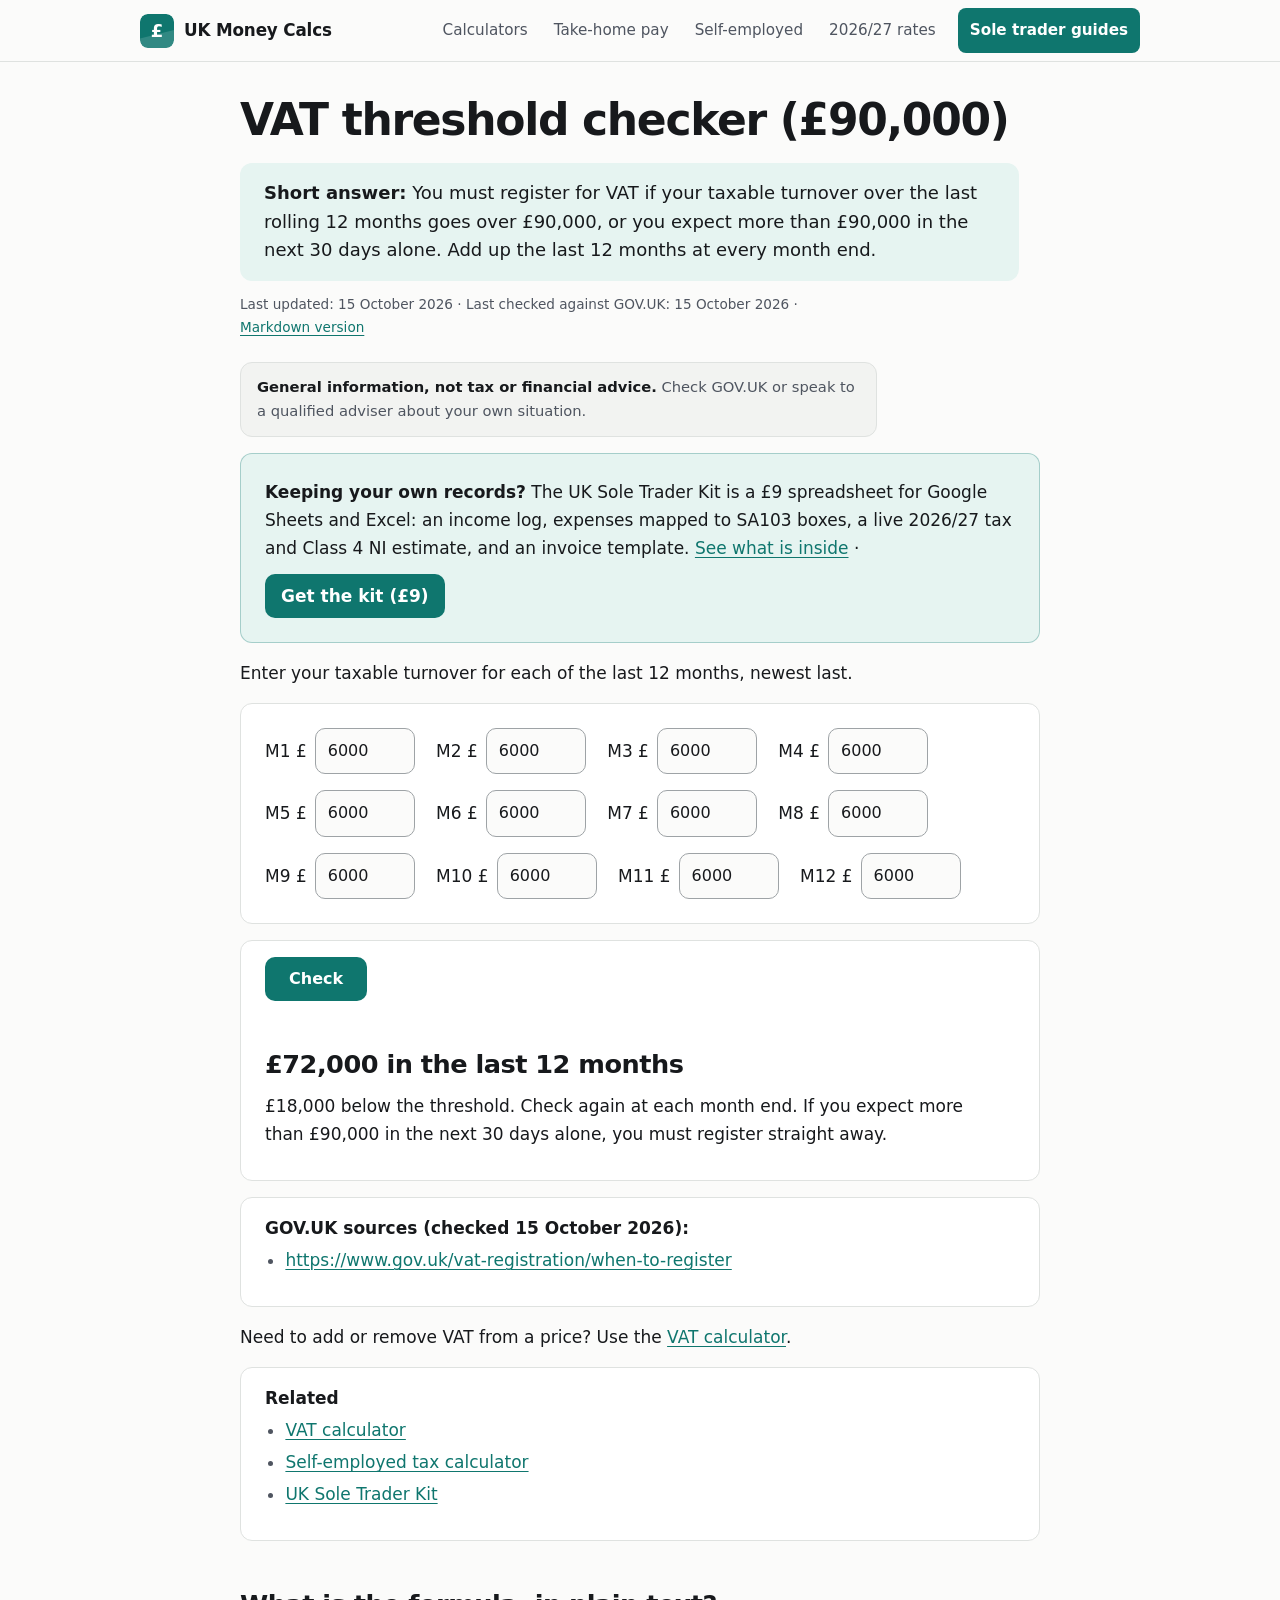
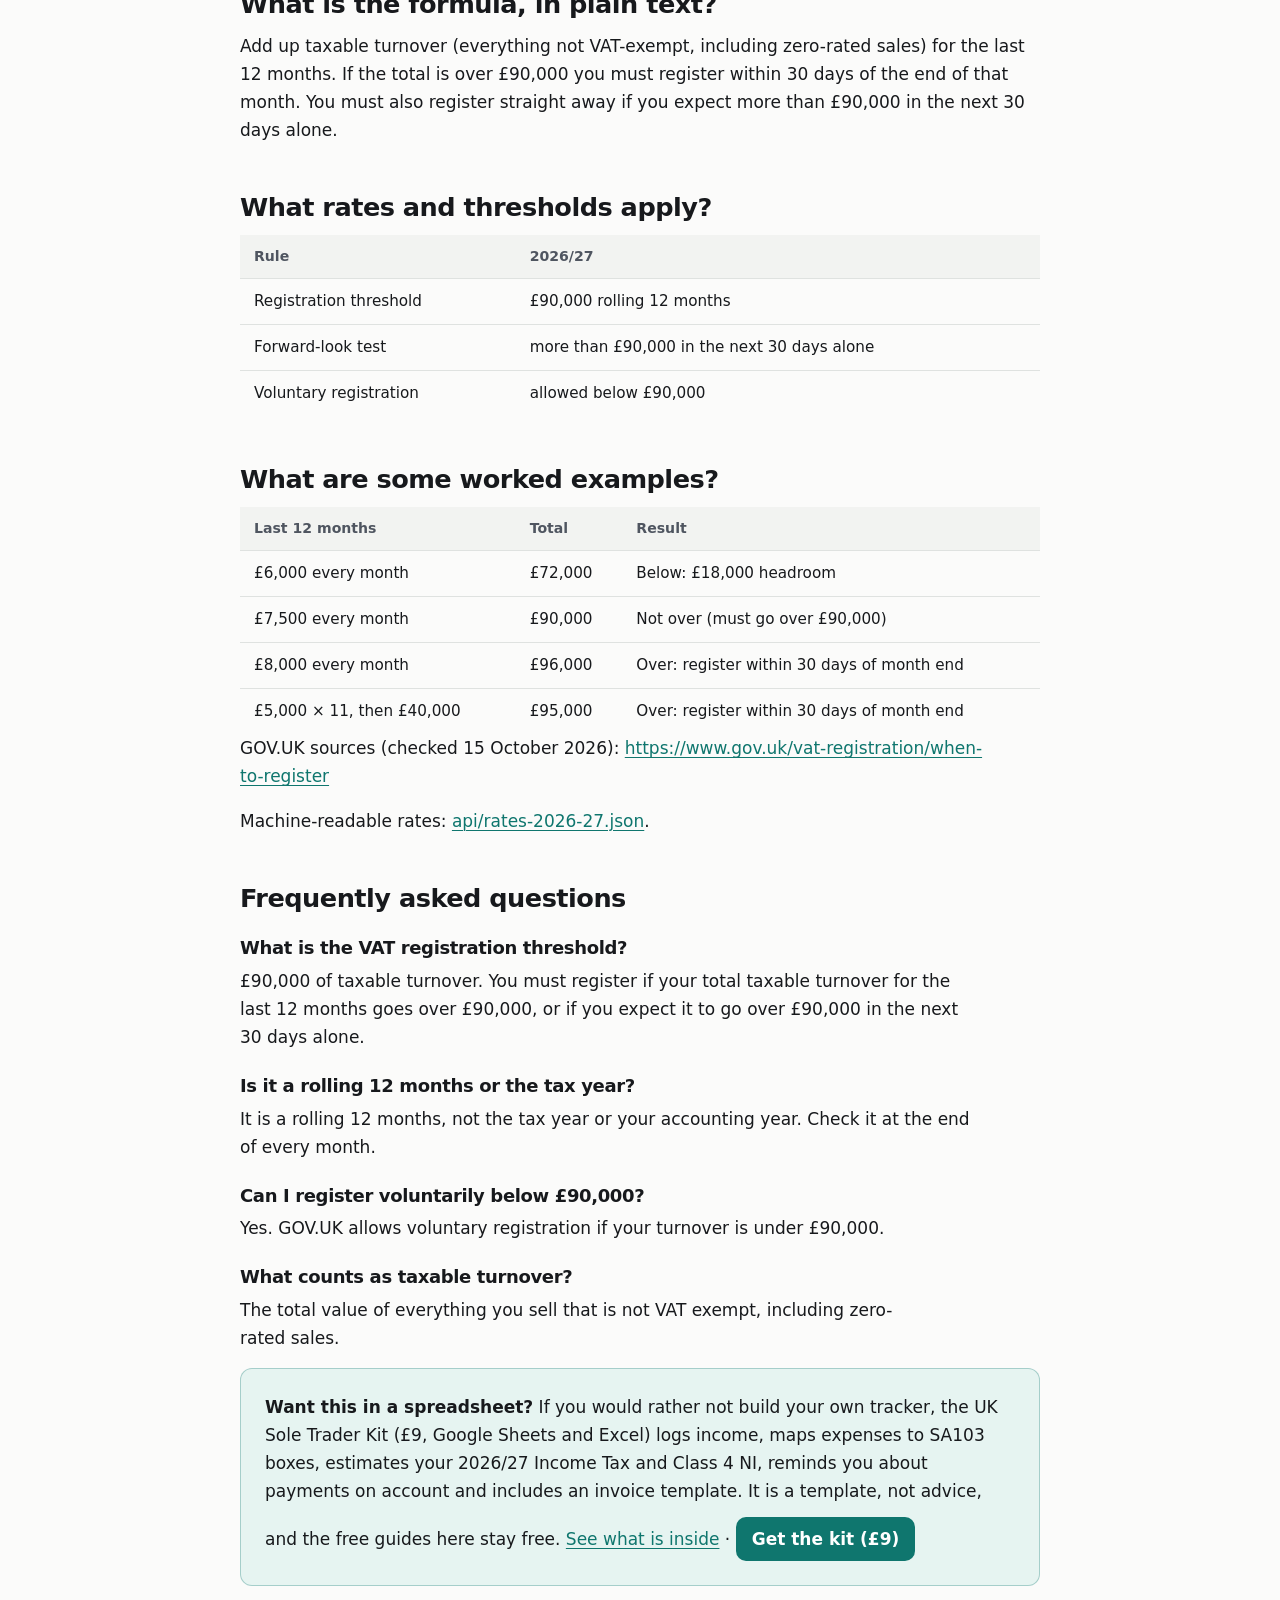
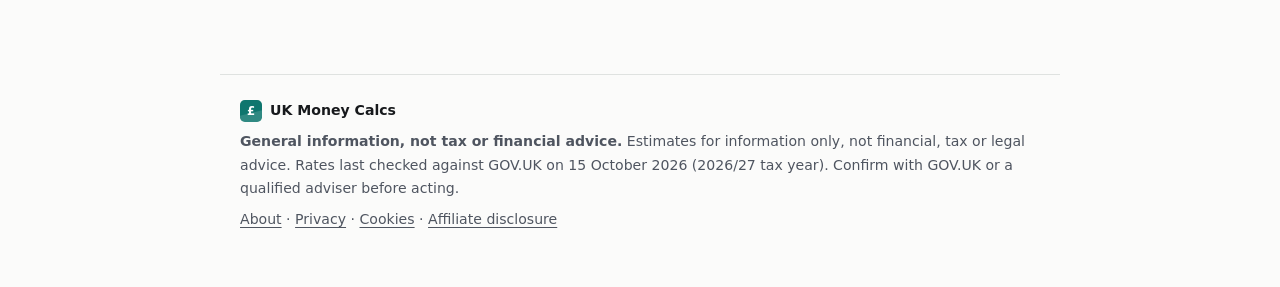
<file: vat-threshold-checker.html>
<!doctype html><html lang="en-GB"><head><meta charset="utf-8"><meta name="viewport" content="width=device-width,initial-scale=1">
<title>VAT Threshold Checker UK: Rolling 12-Month £90,000 Test | UK Money Calcs</title><meta name="description" content="Enter your last 12 months of sales to check whether you have gone over the £90,000 VAT registration threshold."><link rel="canonical" href="https://calcs.andreiturcea.com/vat-threshold-checker.html"><meta name="google-site-verification" content="4ClukxyHFtP7GSHUR0D75dGuQpNh220_u6YMPQ5exTw" /><link rel="stylesheet" href="style.css"><script type="application/ld+json">{"@context": "https://schema.org", "@type": "FAQPage", "mainEntity": [{"@type": "Question", "name": "What is the VAT registration threshold?", "acceptedAnswer": {"@type": "Answer", "text": "£90,000 of taxable turnover. You must register if your total taxable turnover for the last 12 months goes over £90,000, or if you expect it to go over £90,000 in the next 30 days alone."}}, {"@type": "Question", "name": "Is it a rolling 12 months or the tax year?", "acceptedAnswer": {"@type": "Answer", "text": "It is a rolling 12 months, not the tax year or your accounting year. Check it at the end of every month."}}, {"@type": "Question", "name": "Can I register voluntarily below £90,000?", "acceptedAnswer": {"@type": "Answer", "text": "Yes. GOV.UK allows voluntary registration if your turnover is under £90,000."}}, {"@type": "Question", "name": "What counts as taxable turnover?", "acceptedAnswer": {"@type": "Answer", "text": "The total value of everything you sell that is not VAT exempt, including zero-rated sales."}}]}</script><link rel="icon" href="favicon.svg" type="image/svg+xml"><meta name="theme-color" content="#0f766e"><meta name="color-scheme" content="light dark"><link rel="alternate" type="text/markdown" href="vat-threshold-checker.html.md" title="Markdown version"><meta property="article:modified_time" content="2026-10-15"><script type="application/ld+json">{"@context": "https://schema.org", "@graph": [{"@type": "WebSite", "@id": "https://calcs.andreiturcea.com/#website", "name": "UK Money Calcs", "url": "https://calcs.andreiturcea.com/", "description": "Free UK personal-finance calculators for the 2026/27 tax year (England, Wales and Northern Ireland): take-home pay, self-employed tax, dividend tax, student loan repayments, Stamp Duty Land Tax, VAT and the VAT registration threshold. Each calculator page states its formula, rates and worked examples in plain text, with GOV.UK sources.", "inLanguage": "en-GB", "publisher": {"@id": "https://calcs.andreiturcea.com/#org"}}, {"@type": "Organization", "@id": "https://calcs.andreiturcea.com/#org", "name": "UK Money Calcs", "url": "https://calcs.andreiturcea.com/"}, {"@type": "WebPage", "@id": "https://calcs.andreiturcea.com/vat-threshold-checker.html#webpage", "url": "https://calcs.andreiturcea.com/vat-threshold-checker.html", "name": "VAT Threshold Checker UK: Rolling 12-Month £90,000 Test | UK Money Calcs", "description": "Enter your last 12 months of sales to check whether you have gone over the £90,000 VAT registration threshold.", "inLanguage": "en-GB", "isPartOf": {"@id": "https://calcs.andreiturcea.com/#website"}, "datePublished": "2026-10-15", "dateModified": "2026-10-15", "lastReviewed": "2026-10-15", "breadcrumb": {"@id": "https://calcs.andreiturcea.com/vat-threshold-checker.html#breadcrumb"}, "encoding": {"@type": "MediaObject", "contentUrl": "https://calcs.andreiturcea.com/vat-threshold-checker.html.md", "encodingFormat": "text/markdown"}}, {"@type": "BreadcrumbList", "@id": "https://calcs.andreiturcea.com/vat-threshold-checker.html#breadcrumb", "itemListElement": [{"@type": "ListItem", "position": 1, "name": "UK Money Calcs", "item": "https://calcs.andreiturcea.com/"}, {"@type": "ListItem", "position": 2, "name": "VAT threshold checker (£90,000)", "item": "https://calcs.andreiturcea.com/vat-threshold-checker.html"}]}, {"@type": "WebApplication", "@id": "https://calcs.andreiturcea.com/vat-threshold-checker.html#app", "name": "VAT threshold checker (£90,000)", "url": "https://calcs.andreiturcea.com/vat-threshold-checker.html", "description": "Enter your last 12 months of sales to check whether you have gone over the £90,000 VAT registration threshold.", "applicationCategory": "FinanceApplication", "operatingSystem": "Any (runs in a web browser)", "browserRequirements": "Requires JavaScript", "isAccessibleForFree": true, "offers": {"@type": "Offer", "price": "0", "priceCurrency": "GBP"}, "publisher": {"@id": "https://calcs.andreiturcea.com/#org"}, "dateModified": "2026-10-15"}]}</script></head><body>
<a class="skip" href="#main">Skip to content</a><header class="site-header"><div class="wrap"><a class="brand" href="index.html"><img src="logo.svg" alt="" width="34" height="34"><span>UK Money Calcs</span></a><nav class="site-nav" aria-label="Main"><a href="index.html#calculators">Calculators</a><a href="take-home-pay.html">Take-home pay</a><a href="self-employed-tax-calculator.html">Self-employed</a><a href="income-tax-bands-2026-27.html">2026/27 rates</a><a class="btn-nav" href="https://kit.andreiturcea.com/">Sole trader guides</a></nav></div></header><main id="main">
<h1>VAT threshold checker (£90,000)</h1><p id="answer" class="answer"><b>Short answer:</b> You must register for VAT if your taxable turnover over the last rolling 12 months goes over £90,000, or you expect more than £90,000 in the next 30 days alone. Add up the last 12 months at every month end.</p><p id="last-updated" style="font-size:.85rem;color:#555">Last updated: <time datetime="2026-10-15">15 October 2026</time> · Last checked against GOV.UK: <time datetime="2026-10-15">15 October 2026</time> · <a href="vat-threshold-checker.html.md">Markdown version</a></p><p class="note"><b>General information, not tax or financial advice.</b> Check GOV.UK or speak to a qualified adviser about your own situation.</p><div class="card sp kit-cta" id="kit-top"><b>Keeping your own records?</b> The UK Sole Trader Kit is a £9 spreadsheet for Google Sheets and Excel: an income log, expenses mapped to SA103 boxes, a live 2026/27 tax and Class 4 NI estimate, and an invoice template. <a href="https://kit.andreiturcea.com/">See what is inside</a> · <a href="https://turceapaul.gumroad.com/l/bmykeg">Get the kit (£9)</a></div><p>Enter your taxable turnover for each of the last 12 months, newest last.</p><div class=card id=m></div><div class=card><button onclick=c()>Check</button><div id=o aria-live="polite"></div></div>
<script>let h='';for(let i=1;i<=12;i++)h+=`<label>M${i} £ <input class=mm type=number value=6000 style="width:100px"></label> `;m.innerHTML=h;
function c(){let v=[...document.querySelectorAll('.mm')].map(x=>+x.value),s=v.reduce((a,b)=>a+b,0),left=90000-s;
o.innerHTML=s>90000?`<h2>Over the threshold: £${s.toLocaleString('en-GB')}</h2><p>You must register for VAT. GOV.UK says to register within 30 days of the end of the month you went over.</p>`:`<h2>£${s.toLocaleString('en-GB')} in the last 12 months</h2><p>£${left.toLocaleString('en-GB')} below the threshold. Check again at each month end. If you expect more than £90,000 in the next 30 days alone, you must register straight away.</p>`}c()</script>
<div class=card><b>GOV.UK sources (checked 15 October 2026):</b><ul><li><a href="https://www.gov.uk/vat-registration/when-to-register" rel="nofollow">https://www.gov.uk/vat-registration/when-to-register</a></li></ul></div><p>Need to add or remove VAT from a price? Use the <a href="vat.html">VAT calculator</a>.</p><div class=card><b>Related</b><ul><li><a href="vat.html">VAT calculator</a></li><li><a href="self-employed-tax-calculator.html">Self-employed tax calculator</a></li><li><a href="https://kit.andreiturcea.com/">UK Sole Trader Kit</a></li></ul></div><section id="formula-and-rates"><h2 id="how-is-it-calculated-plain-text">What is the formula, in plain text?</h2><p>Add up taxable turnover (everything not VAT-exempt, including zero-rated sales) for the last 12 months. If the total is over £90,000 you must register within 30 days of the end of that month. You must also register straight away if you expect more than £90,000 in the next 30 days alone.</p><h2 id="rates-and-thresholds">What rates and thresholds apply?</h2><table><tr><th>Rule</th><th>2026/27</th></tr><tr><td>Registration threshold</td><td>£90,000 rolling 12 months</td></tr><tr><td>Forward-look test</td><td>more than £90,000 in the next 30 days alone</td></tr><tr><td>Voluntary registration</td><td>allowed below £90,000</td></tr></table><h2 id="worked-examples">What are some worked examples?</h2><table><tr><th>Last 12 months</th><th>Total</th><th>Result</th></tr><tr><td>£6,000 every month</td><td>£72,000</td><td>Below: £18,000 headroom</td></tr><tr><td>£7,500 every month</td><td>£90,000</td><td>Not over (must go over £90,000)</td></tr><tr><td>£8,000 every month</td><td>£96,000</td><td>Over: register within 30 days of month end</td></tr><tr><td>£5,000 × 11, then £40,000</td><td>£95,000</td><td>Over: register within 30 days of month end</td></tr></table><p>GOV.UK sources (checked 15 October 2026): <a href="https://www.gov.uk/vat-registration/when-to-register" rel="nofollow">https://www.gov.uk/vat-registration/when-to-register</a></p><p>Machine-readable rates: <a href="api/rates-2026-27.json">api/rates-2026-27.json</a>.</p></section><h2 id="frequently-asked-questions">Frequently asked questions</h2><h3 id="what-is-the-vat-registration-threshold">What is the VAT registration threshold?</h3><p>£90,000 of taxable turnover. You must register if your total taxable turnover for the last 12 months goes over £90,000, or if you expect it to go over £90,000 in the next 30 days alone.</p><h3 id="is-it-a-rolling-12-months-or-the-tax-year">Is it a rolling 12 months or the tax year?</h3><p>It is a rolling 12 months, not the tax year or your accounting year. Check it at the end of every month.</p><h3 id="can-i-register-voluntarily-below-90-000">Can I register voluntarily below £90,000?</h3><p>Yes. GOV.UK allows voluntary registration if your turnover is under £90,000.</p><h3 id="what-counts-as-taxable-turnover">What counts as taxable turnover?</h3><p>The total value of everything you sell that is not VAT exempt, including zero-rated sales.</p><div class="card sp kit-cta" id="kit-end"><b>Want this in a spreadsheet?</b> If you would rather not build your own tracker, the UK Sole Trader Kit (£9, Google Sheets and Excel) logs income, maps expenses to SA103 boxes, estimates your 2026/27 Income Tax and Class 4 NI, reminds you about payments on account and includes an invoice template. It is a template, not advice, and the free guides here stay free. <a href="https://kit.andreiturcea.com/">See what is inside</a> · <a href="https://turceapaul.gumroad.com/l/bmykeg">Get the kit (£9)</a></div></main>
<footer><div class="foot-brand"><img src="logo.svg" alt="" width="22" height="22">UK Money Calcs</div><b>General information, not tax or financial advice.</b> Estimates for information only, not financial, tax or legal advice. Rates last checked against GOV.UK on 15 October 2026 (2026/27 tax year). Confirm with GOV.UK or a qualified adviser before acting.<br><a href="about.html">About</a> · <a href="privacy.html">Privacy</a> · <a href="cookies.html">Cookies</a> · <a href="affiliate-disclosure.html">Affiliate disclosure</a></footer></body></html>
</file>
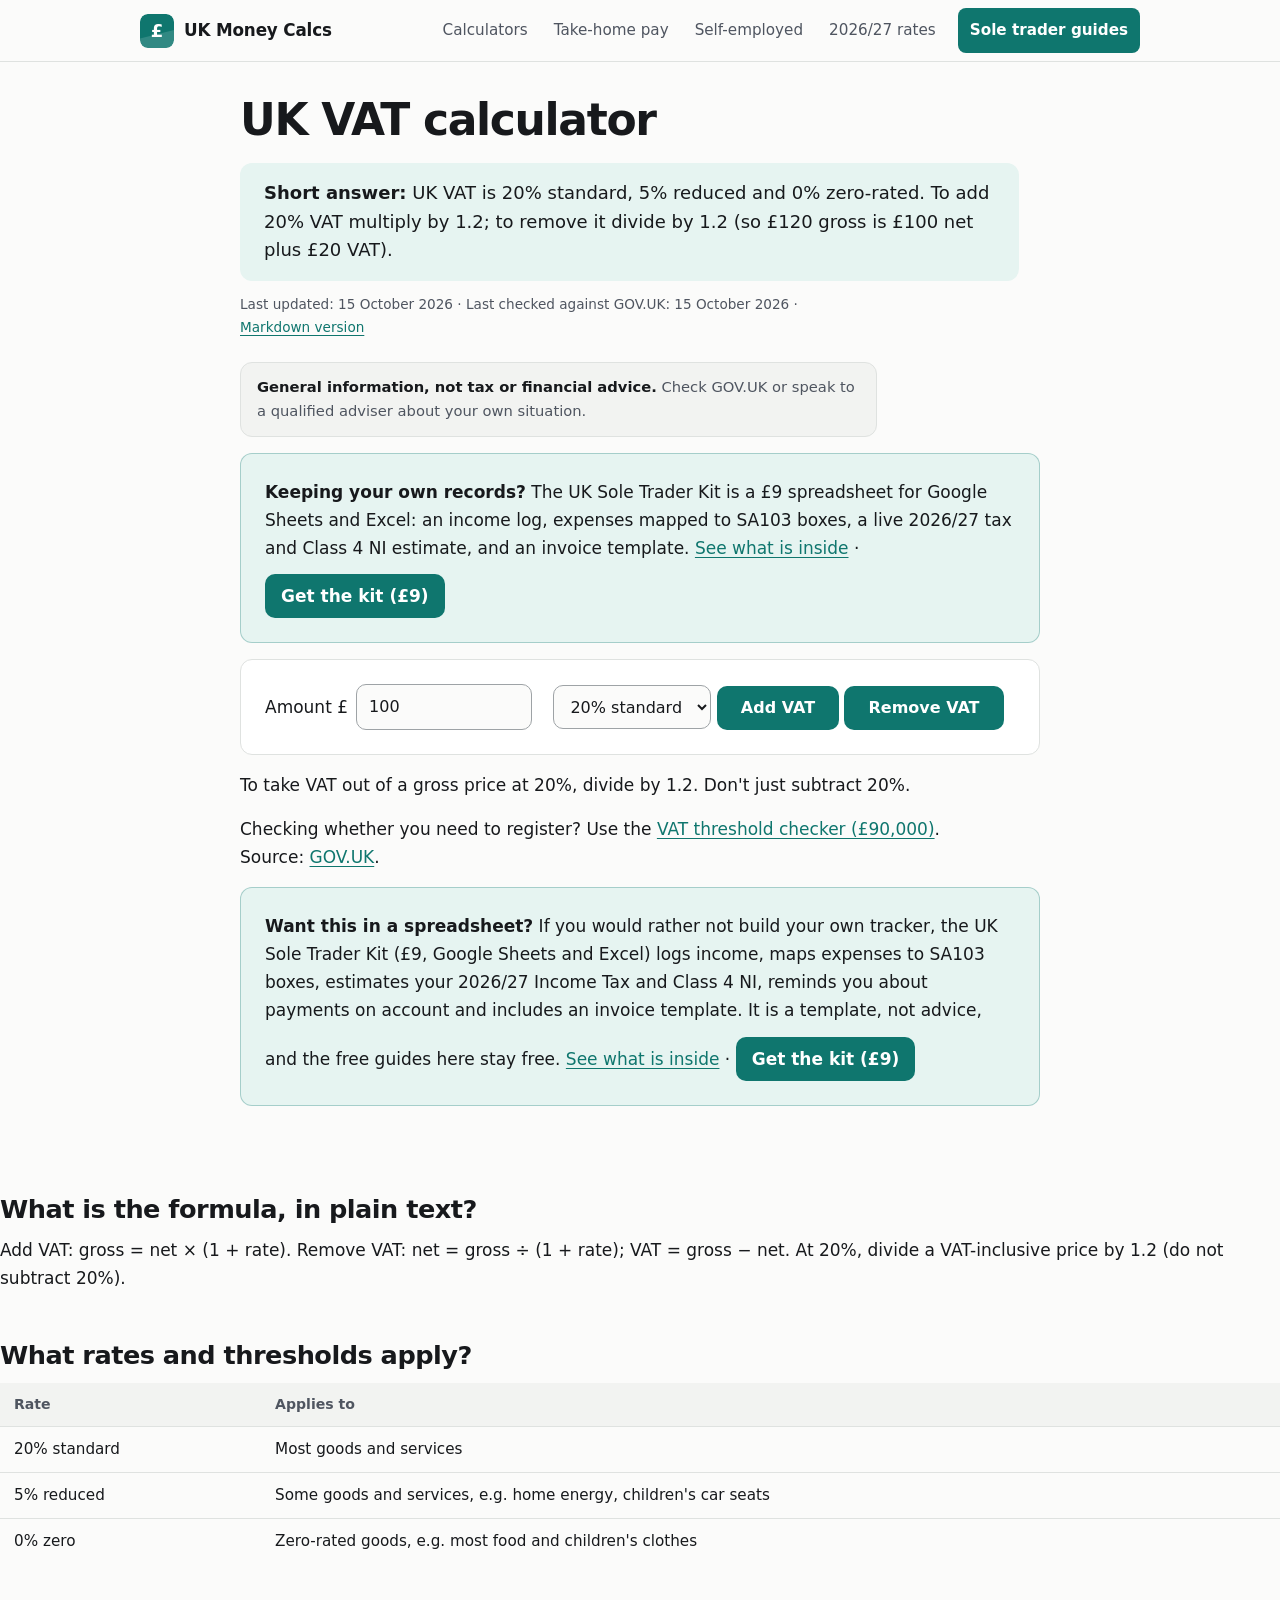
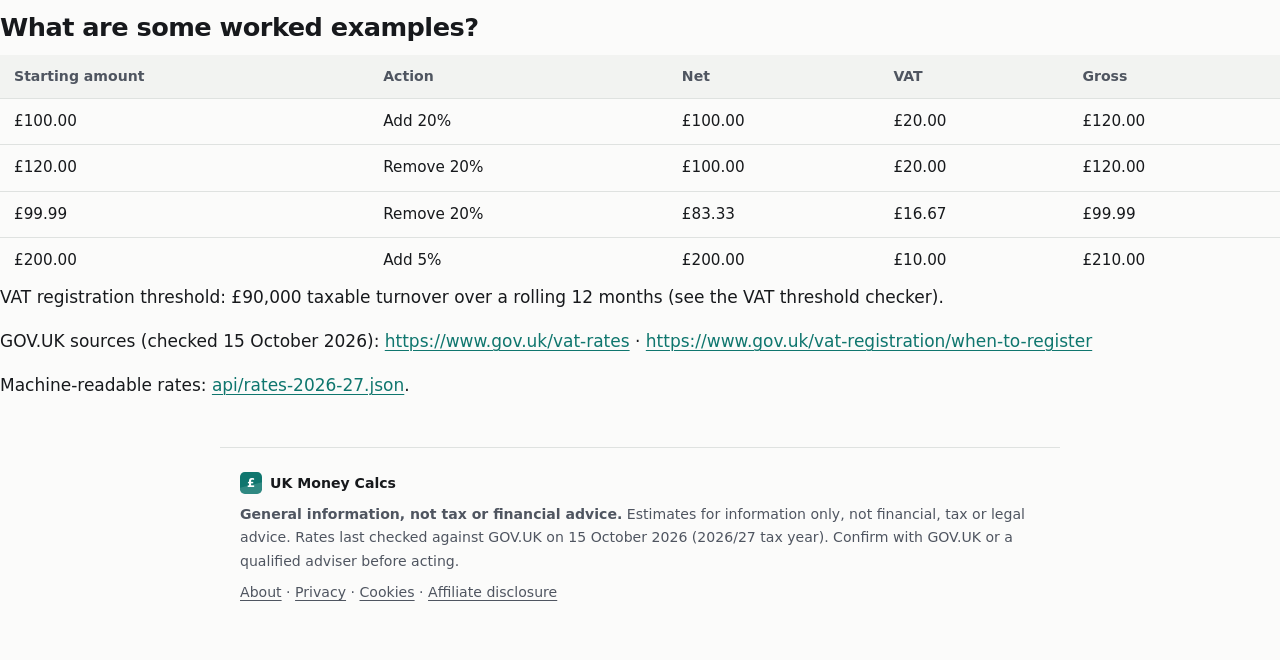
<file: vat.html>
<!doctype html><html lang="en-GB"><head><meta charset="utf-8"><meta name="viewport" content="width=device-width,initial-scale=1">
<title>VAT Calculator UK: Add or Remove 20% VAT | UK Money Calcs</title><meta name="description" content="Add VAT to a price or take it off, at 20%, 5% or 0%."><meta name="google-site-verification" content="4ClukxyHFtP7GSHUR0D75dGuQpNh220_u6YMPQ5exTw" /><link rel="stylesheet" href="style.css"><link rel="icon" href="favicon.svg" type="image/svg+xml"><meta name="theme-color" content="#0f766e"><meta name="color-scheme" content="light dark"><link rel="canonical" href="https://calcs.andreiturcea.com/vat.html"><link rel="alternate" type="text/markdown" href="vat.html.md" title="Markdown version"><meta property="article:modified_time" content="2026-10-15"><script type="application/ld+json">{"@context": "https://schema.org", "@graph": [{"@type": "WebSite", "@id": "https://calcs.andreiturcea.com/#website", "name": "UK Money Calcs", "url": "https://calcs.andreiturcea.com/", "description": "Free UK personal-finance calculators for the 2026/27 tax year (England, Wales and Northern Ireland): take-home pay, self-employed tax, dividend tax, student loan repayments, Stamp Duty Land Tax, VAT and the VAT registration threshold. Each calculator page states its formula, rates and worked examples in plain text, with GOV.UK sources.", "inLanguage": "en-GB", "publisher": {"@id": "https://calcs.andreiturcea.com/#org"}}, {"@type": "Organization", "@id": "https://calcs.andreiturcea.com/#org", "name": "UK Money Calcs", "url": "https://calcs.andreiturcea.com/"}, {"@type": "WebPage", "@id": "https://calcs.andreiturcea.com/vat.html#webpage", "url": "https://calcs.andreiturcea.com/vat.html", "name": "VAT Calculator UK: Add or Remove 20% VAT | UK Money Calcs", "description": "Add VAT to a price or take it off, at 20%, 5% or 0%.", "inLanguage": "en-GB", "isPartOf": {"@id": "https://calcs.andreiturcea.com/#website"}, "datePublished": "2026-10-15", "dateModified": "2026-10-15", "lastReviewed": "2026-10-15", "breadcrumb": {"@id": "https://calcs.andreiturcea.com/vat.html#breadcrumb"}, "encoding": {"@type": "MediaObject", "contentUrl": "https://calcs.andreiturcea.com/vat.html.md", "encodingFormat": "text/markdown"}}, {"@type": "BreadcrumbList", "@id": "https://calcs.andreiturcea.com/vat.html#breadcrumb", "itemListElement": [{"@type": "ListItem", "position": 1, "name": "UK Money Calcs", "item": "https://calcs.andreiturcea.com/"}, {"@type": "ListItem", "position": 2, "name": "UK VAT calculator", "item": "https://calcs.andreiturcea.com/vat.html"}]}, {"@type": "WebApplication", "@id": "https://calcs.andreiturcea.com/vat.html#app", "name": "UK VAT calculator", "url": "https://calcs.andreiturcea.com/vat.html", "description": "Add VAT to a price or take it off, at 20%, 5% or 0%.", "applicationCategory": "FinanceApplication", "operatingSystem": "Any (runs in a web browser)", "browserRequirements": "Requires JavaScript", "isAccessibleForFree": true, "offers": {"@type": "Offer", "price": "0", "priceCurrency": "GBP"}, "publisher": {"@id": "https://calcs.andreiturcea.com/#org"}, "dateModified": "2026-10-15"}]}</script></head><body>
<a class="skip" href="#main">Skip to content</a><header class="site-header"><div class="wrap"><a class="brand" href="index.html"><img src="logo.svg" alt="" width="34" height="34"><span>UK Money Calcs</span></a><nav class="site-nav" aria-label="Main"><a href="index.html#calculators">Calculators</a><a href="take-home-pay.html">Take-home pay</a><a href="self-employed-tax-calculator.html">Self-employed</a><a href="income-tax-bands-2026-27.html">2026/27 rates</a><a class="btn-nav" href="https://kit.andreiturcea.com/">Sole trader guides</a></nav></div></header><main id="main">
<h1>UK VAT calculator</h1><p id="answer" class="answer"><b>Short answer:</b> UK VAT is 20% standard, 5% reduced and 0% zero-rated. To add 20% VAT multiply by 1.2; to remove it divide by 1.2 (so £120 gross is £100 net plus £20 VAT).</p><p id="last-updated" style="font-size:.85rem;color:#555">Last updated: <time datetime="2026-10-15">15 October 2026</time> · Last checked against GOV.UK: <time datetime="2026-10-15">15 October 2026</time> · <a href="vat.html.md">Markdown version</a></p><p class="note"><b>General information, not tax or financial advice.</b> Check GOV.UK or speak to a qualified adviser about your own situation.</p><div class="card sp kit-cta" id="kit-top"><b>Keeping your own records?</b> The UK Sole Trader Kit is a £9 spreadsheet for Google Sheets and Excel: an income log, expenses mapped to SA103 boxes, a live 2026/27 tax and Class 4 NI estimate, and an invoice template. <a href="https://kit.andreiturcea.com/">See what is inside</a> · <a href="https://turceapaul.gumroad.com/l/bmykeg">Get the kit (£9)</a></div><div class=card><label>Amount £ <input id=a type=number value=100></label>
<select id=r><option value=.2>20% standard</option><option value=.05>5% reduced</option><option value=0>0% zero</option></select>
<button onclick=v(1)>Add VAT</button> <button onclick=v(0)>Remove VAT</button><h2 id=o aria-live="polite"></h2></div>
<p>To take VAT out of a gross price at 20%, divide by 1.2. Don't just subtract 20%.</p><p>Checking whether you need to register? Use the <a href="vat-threshold-checker.html">VAT threshold checker (£90,000)</a>. Source: <a href="https://www.gov.uk/vat-registration/when-to-register" rel="nofollow">GOV.UK</a>.</p>
<script>function v(add){let a=+document.getElementById('a').value,r=+document.getElementById('r').value;let net=add?a:a/(1+r),gross=add?a*(1+r):a;
o.textContent=`Net £${net.toFixed(2)} · VAT £${(gross-net).toFixed(2)} · Gross £${gross.toFixed(2)}`}</script><div class="card sp kit-cta" id="kit-end"><b>Want this in a spreadsheet?</b> If you would rather not build your own tracker, the UK Sole Trader Kit (£9, Google Sheets and Excel) logs income, maps expenses to SA103 boxes, estimates your 2026/27 Income Tax and Class 4 NI, reminds you about payments on account and includes an invoice template. It is a template, not advice, and the free guides here stay free. <a href="https://kit.andreiturcea.com/">See what is inside</a> · <a href="https://turceapaul.gumroad.com/l/bmykeg">Get the kit (£9)</a></div></main><section id="formula-and-rates"><h2 id="how-is-it-calculated-plain-text">What is the formula, in plain text?</h2><p>Add VAT: gross = net × (1 + rate). Remove VAT: net = gross ÷ (1 + rate); VAT = gross − net. At 20%, divide a VAT-inclusive price by 1.2 (do not subtract 20%).</p><h2 id="rates-and-thresholds">What rates and thresholds apply?</h2><table><tr><th>Rate</th><th>Applies to</th></tr><tr><td>20% standard</td><td>Most goods and services</td></tr><tr><td>5% reduced</td><td>Some goods and services, e.g. home energy, children's car seats</td></tr><tr><td>0% zero</td><td>Zero-rated goods, e.g. most food and children's clothes</td></tr></table><h2 id="worked-examples">What are some worked examples?</h2><table><tr><th>Starting amount</th><th>Action</th><th>Net</th><th>VAT</th><th>Gross</th></tr><tr><td>£100.00</td><td>Add 20%</td><td>£100.00</td><td>£20.00</td><td>£120.00</td></tr><tr><td>£120.00</td><td>Remove 20%</td><td>£100.00</td><td>£20.00</td><td>£120.00</td></tr><tr><td>£99.99</td><td>Remove 20%</td><td>£83.33</td><td>£16.67</td><td>£99.99</td></tr><tr><td>£200.00</td><td>Add 5%</td><td>£200.00</td><td>£10.00</td><td>£210.00</td></tr></table><p>VAT registration threshold: £90,000 taxable turnover over a rolling 12 months (see the VAT threshold checker).</p><p>GOV.UK sources (checked 15 October 2026): <a href="https://www.gov.uk/vat-rates" rel="nofollow">https://www.gov.uk/vat-rates</a> · <a href="https://www.gov.uk/vat-registration/when-to-register" rel="nofollow">https://www.gov.uk/vat-registration/when-to-register</a></p><p>Machine-readable rates: <a href="api/rates-2026-27.json">api/rates-2026-27.json</a>.</p></section>
<footer><div class="foot-brand"><img src="logo.svg" alt="" width="22" height="22">UK Money Calcs</div><b>General information, not tax or financial advice.</b> Estimates for information only, not financial, tax or legal advice. Rates last checked against GOV.UK on 15 October 2026 (2026/27 tax year). Confirm with GOV.UK or a qualified adviser before acting.<br><a href="about.html">About</a> · <a href="privacy.html">Privacy</a> · <a href="cookies.html">Cookies</a> · <a href="affiliate-disclosure.html">Affiliate disclosure</a></footer></body></html>
</file>
<file: style.css>
/* Shared design system v2 (Impeccable audit + Modern Web Guidance). Accent per site. */
:root{color-scheme:light dark;
--accent-l:#0f766e;--accent-d:#2dd4bf;--soft-l:#e6f4f1;--soft-d:#0f2a27;
--accent:var(--accent-l);--accent-soft:var(--soft-l);--on-accent:#ffffff;
--bg:#fbfbfa;--bg-alt:#f2f3f1;--text:#17191c;--muted:#4f5560;--line:#dfe2e0;--card:#ffffff;
--warn-bg:#fff7e6;--warn-line:#e7c27a;--radius:12px;
--shadow:0 1px 2px rgba(20,24,28,.06),0 2px 8px rgba(20,24,28,.05);
--font:system-ui,-apple-system,"Segoe UI",Roboto,"Helvetica Neue",Arial,"Noto Sans",sans-serif;--mono:ui-monospace,SFMono-Regular,Menlo,Consolas,monospace;
--measure:68ch;--s1:4px;--s2:8px;--s3:12px;--s4:16px;--s5:24px;--s6:32px;--s7:48px;--s8:64px}
@media (prefers-color-scheme:dark){:root{--accent:var(--accent-d);--accent-soft:var(--soft-d);--on-accent:#0d0f12;
--bg:#0f1113;--bg-alt:#171a1d;--text:#e9ebee;--muted:#a9afb8;--line:#2b3035;--card:#15181b;--warn-bg:#2a2214;--warn-line:#7d6230;
--shadow:0 1px 2px rgba(0,0,0,.5)}}
*,*::before,*::after{box-sizing:border-box}
html{-webkit-text-size-adjust:100%;text-size-adjust:100%;scroll-padding-top:88px;accent-color:var(--accent);scrollbar-color:color-mix(in srgb,var(--muted) 55%,transparent) transparent}
body{margin:0;background:var(--bg);color:var(--text);font-family:var(--font);font-size:1.0625rem;line-height:1.65;caret-color:var(--accent)}
::selection{background:color-mix(in srgb,var(--accent) 28%,transparent);color:inherit}
a{color:var(--accent);text-underline-offset:.2em;text-decoration-thickness:1px}
a:hover{text-decoration-thickness:2px}
:focus-visible{outline:3px solid var(--accent);outline-offset:3px;border-radius:4px}
.skip{position:absolute;left:-999px;top:var(--s2);background:var(--accent);color:var(--on-accent);padding:var(--s2) var(--s4);border-radius:8px;z-index:20}.skip:focus{left:var(--s2)}
.wrap,main,footer{width:100%;max-width:840px;margin-inline:auto;padding-inline:20px}
/* header: solid surface, no decorative blur */
.site-header{position:sticky;top:0;z-index:10;background:var(--bg);border-bottom:1px solid var(--line)}
.site-header .wrap{max-width:1040px;display:flex;align-items:center;gap:var(--s4);min-height:60px;flex-wrap:wrap;padding-block:var(--s2)}
.brand{display:flex;align-items:center;gap:10px;color:var(--text);text-decoration:none;font-weight:700;letter-spacing:-.01em;font-size:1.05rem}
.brand img{display:block;border-radius:8px}
.site-nav{display:flex;gap:2px;margin-left:auto;overflow-x:auto;scrollbar-width:none;max-width:100%}
.site-nav a{color:var(--muted);text-decoration:none;padding:10px 12px;border-radius:8px;font-size:.95rem;white-space:nowrap;min-height:44px;display:inline-flex;align-items:center}
.site-nav a:hover{color:var(--text);background:var(--bg-alt)}
.site-nav a.btn-nav{background:var(--accent);color:var(--on-accent);font-weight:600;margin-left:var(--s2)}
.site-nav a.btn-nav:hover{background:color-mix(in srgb,var(--accent) 88%,var(--text))}
@media (max-width:640px){.site-nav{margin-left:0;width:100%;order:3;mask-image:linear-gradient(90deg,#000 88%,transparent)}}
/* reading typography */
main{padding-block:var(--s6) var(--s5)}
main>p,main>ul,main>ol,.card p,.card ul,.answer,.note{max-width:var(--measure)}
h1,h2,h3{line-height:1.2;letter-spacing:-.02em;color:var(--text);text-wrap:balance}
h1{font-size:clamp(1.85rem,1.2rem + 2.6vw,2.75rem);margin:0 0 var(--s4);font-weight:800;letter-spacing:-.03em}
h2{font-size:clamp(1.3rem,1.1rem + .8vw,1.6rem);margin:var(--s7) 0 var(--s3);font-weight:700}
h3{font-size:1.125rem;margin:var(--s5) 0 var(--s2);font-weight:650}
p,li{text-wrap:pretty}p,ul,ol{margin:0 0 var(--s4)}li{margin:var(--s1) 0}li::marker{color:var(--muted)}
code{font-family:var(--mono);font-size:.9em;background:var(--bg-alt);padding:.1em .35em;border-radius:5px}
.answer{font-size:1.125rem;line-height:1.6;background:var(--accent-soft);border-radius:var(--radius);padding:var(--s4) var(--s5);margin:0 0 var(--s3)}
#last-updated{color:var(--muted)!important;font-size:.85rem!important;margin-bottom:var(--s5)}
.small{font-size:.85rem;color:var(--muted)}
.note{background:var(--bg-alt);border:1px solid var(--line);padding:var(--s3) var(--s4);border-radius:var(--radius);font-size:.92rem;color:var(--muted)}
.note b{color:var(--text)}
.anchor{display:block;scroll-margin-top:88px}
/* home hero: open layout, no box, no eyebrow */
.hero{margin:0 0 var(--s6);padding:var(--s4) 0 var(--s5);border-bottom:1px solid var(--line)}
.hero h1{font-size:clamp(2.1rem,1.3rem + 3.4vw,3.25rem);max-width:20ch}
.hero .answer{background:none;padding:0;font-size:1.2rem;color:var(--text)}
.hero>p:last-child{font-size:1.05rem;color:var(--muted);max-width:var(--measure);margin:0}
/* panels */
.card{background:var(--card);border:1px solid var(--line);border-radius:var(--radius);padding:var(--s4) var(--s5);margin:var(--s4) 0}
.card>b:first-child{display:block;margin-bottom:var(--s1)}
.card ul{padding-left:1.2em}
/* link lists instead of identical card grids */
.grid,#l{display:grid;grid-template-columns:repeat(auto-fit,minmax(min(100%,320px),1fr));column-gap:var(--s6);margin:var(--s3) 0 var(--s5);border-top:1px solid var(--line)}
.grid .card,#l .card{margin:0;padding:var(--s4) 0;border:0;border-bottom:1px solid var(--line);border-radius:0;background:none;box-shadow:none;color:var(--muted);font-size:.95rem;line-height:1.5}
.grid .card a,#l .card b a{text-decoration:none;font-size:1.05rem}
.grid .card a b,#l .card b{color:var(--text)}
.grid .card a:hover b,#l .card b a:hover{color:var(--accent);text-decoration:underline;text-decoration-thickness:1px}
#l .card b a{color:var(--text)}
.sp{background:var(--warn-bg);border:1px solid var(--warn-line)}
.kit-cta{background:var(--accent-soft);border:1px solid color-mix(in srgb,var(--accent) 30%,transparent);padding:var(--s5)}
.kit-cta b:first-child{display:inline}
.kit-cta a:last-child{display:inline-flex;align-items:center;min-height:44px;margin-top:var(--s3);background:var(--accent);color:var(--on-accent);padding:0 var(--s4);border-radius:10px;text-decoration:none;font-weight:600}
.kit-cta a:last-child:hover{background:color-mix(in srgb,var(--accent) 88%,var(--text))}
.tag{display:inline-block;background:var(--bg-alt);color:var(--muted);border-radius:999px;padding:2px 10px;margin:2px 4px 2px 0;font-size:.8rem;text-decoration:none;border:1px solid var(--line);font-weight:500;vertical-align:.1em}
a.tag{color:var(--text);padding:6px 12px;font-size:.88rem}a.tag:hover{border-color:var(--accent);color:var(--accent)}
/* forms and calculators */
label{display:inline-flex;flex-wrap:wrap;align-items:center;gap:var(--s2);margin:var(--s2) var(--s4) var(--s2) 0;font-weight:500}
input,select,button{font:inherit;font-size:1rem;padding:9px 12px;border-radius:10px;border:1px solid color-mix(in srgb,var(--muted) 45%,var(--line));background:var(--bg);color:var(--text);min-height:44px}
input:hover,select:hover{border-color:var(--muted)}
input[type=number]{max-width:11rem;font-variant-numeric:tabular-nums}
input[type=radio],input[type=checkbox]{min-height:auto;width:20px;height:20px}
input#q{width:100%;max-width:none;margin:var(--s2) 0 0}
button,.btn{background:var(--accent);color:var(--on-accent);border:0;cursor:pointer;font-weight:600;padding:0 var(--s5)}
button:hover{background:color-mix(in srgb,var(--accent) 88%,var(--text))}
button:active{transform:translateY(1px)}
#o{margin-top:var(--s4);font-variant-numeric:tabular-nums}#o:empty{display:none}
h2#o{font-size:1.4rem;margin-bottom:0}
/* tables */
.table-wrap{overflow-x:auto;margin:var(--s3) 0 var(--s5);border:1px solid var(--line);border-radius:var(--radius);background:var(--card)}
table{border-collapse:collapse;width:100%;font-size:.95rem;font-variant-numeric:tabular-nums}
th{background:var(--bg-alt);font-weight:600;font-size:.88rem;color:var(--muted)}td,th{border-bottom:1px solid var(--line);padding:10px 14px;text-align:left;vertical-align:top}
tr:last-child td{border-bottom:0}
/* footer */
footer{margin-top:var(--s7);padding-block:var(--s5) var(--s7);border-top:1px solid var(--line);font-size:.88rem;color:var(--muted)}
footer a{color:var(--muted);display:inline-block;padding:var(--s2) 0}footer a:hover{color:var(--accent)}
.foot-brand{display:flex;align-items:center;gap:var(--s2);font-weight:700;color:var(--text);margin-bottom:var(--s2)}
@media (prefers-reduced-motion:no-preference){a,button,.site-nav a{transition:color .15s ease-out,background-color .15s ease-out}}
@media print{.site-header,.kit-cta,footer,.skip{display:none}}
</file>
